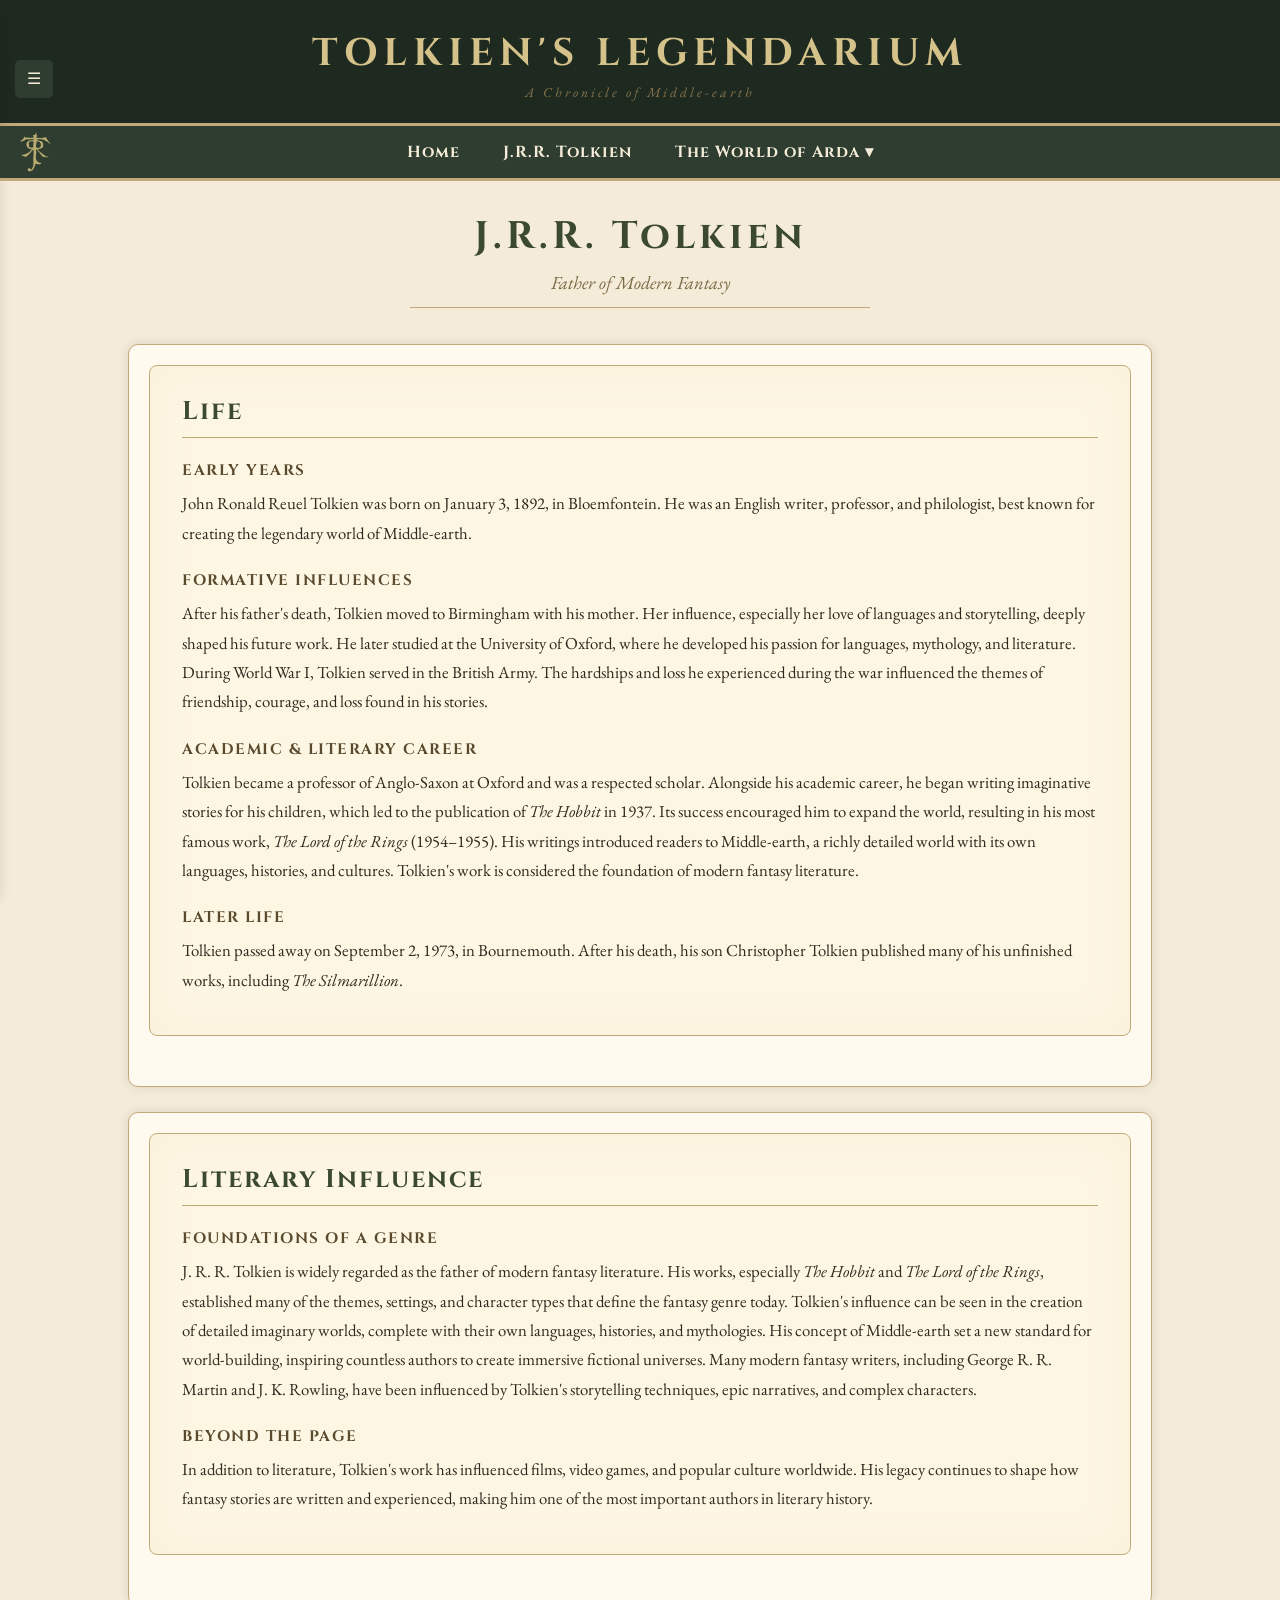
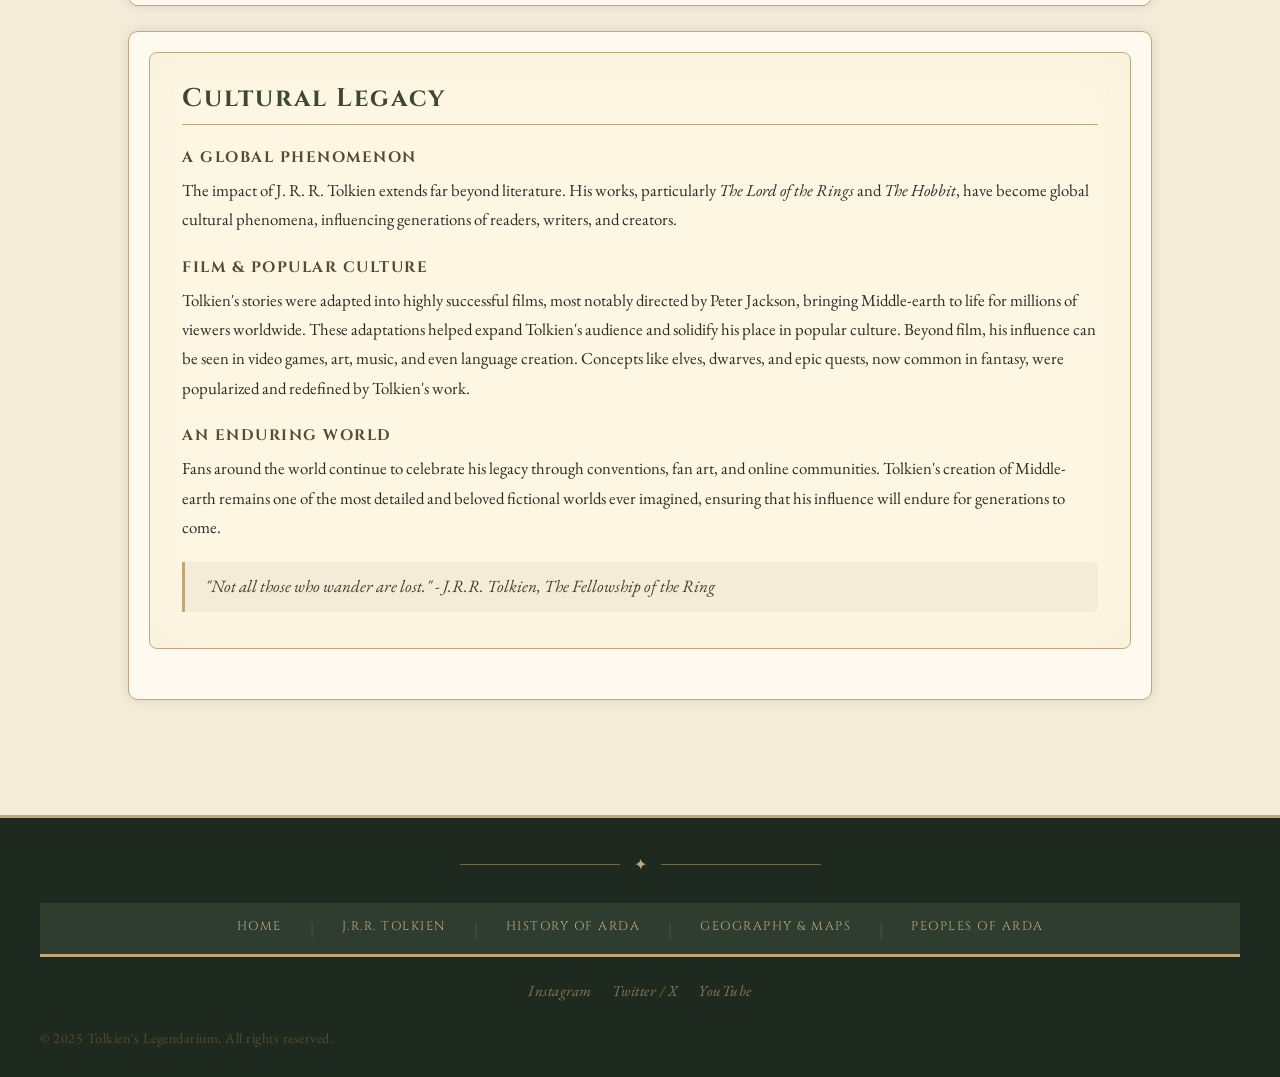
<file: about_tolkien.html>
<!DOCTYPE html>
<html lang="en">

<head>
    <meta charset="UTF-8">
    <meta name="viewport" content="width=device-width, initial-scale=1.0">
    <title>J.R.R. Tolkien</title>
    <link rel="stylesheet" href="style.css">
</head>

<body>
    <header class="site-header">
        <a href="index.html" class="site-header-title">Tolkien's Legendarium</a>
        <span class="site-header-ornament">A Chronicle of Middle-earth</span>
    </header>
<nav>
        <div class="nav-inner">
            <a href="index.html" class="nav-logo">
                <img src="imgs/tolkien_logo.png" alt="The World of Arda">
            </a>
            
            <ul>
                <li><a href="index.html">Home</a></li>
                <li><a href="about_tolkien.html">J.R.R. Tolkien</a></li>
                <li>
                    <a href="arda.html">The World of Arda ▾</a>
                    <div class="dropdown">
                        <a href="arda.html">Brief History</a>
                        <a href="maps.html">Geography & Maps</a>
                        <a href="peoples.html">Peoples of Arda</a>
                    </div>
                </li>

            </ul>
        </div>
    </nav>




    <input type="checkbox" id="menu-toggle">
    <label for="menu-toggle" class="menu-btn">☰</label>

    <div class="sidebar">
        <span class="sidebar-group">Biography</span>
        <a href="#Life" class="sub-link">Life</a>
        <a href="#Influence" class="sub-link">Literary Influence</a>
        <a href="#Legacy" class="sub-link">Cultural Legacy</a>
    </div>

    <div class="content-wrapper">
        <main>
            <h1>J.R.R. Tolkien</h1>
            <p class="page-subtitle">Father of Modern Fantasy</p>
            <div class="page-divider"></div>

            <div id="Life" class="section">
                <article>
                    <h2>Life</h2>

                    <h3>Early Years</h3>
                    <p>John Ronald Reuel Tolkien was born on January 3, 1892, in Bloemfontein. He was an English
                        writer, professor, and philologist, best known for creating the legendary world of Middle-earth.</p>

                    <h3>Formative Influences</h3>
                    <p>After his father's death, Tolkien moved to Birmingham with his mother. Her influence, especially
                        her love of languages and storytelling, deeply shaped his future work. He later studied at the
                        University of Oxford, where he developed his passion for languages, mythology, and literature.
                        During World War I, Tolkien served in the British Army. The hardships and loss he experienced
                        during the war influenced the themes of friendship, courage, and loss found in his stories.</p>

                    <h3>Academic & Literary Career</h3>
                    <p>Tolkien became a professor of Anglo-Saxon at Oxford and was a respected scholar. Alongside his
                        academic career, he began writing imaginative stories for his children, which led to the
                        publication of <em>The Hobbit</em> in 1937. Its success encouraged him to expand the world, resulting in
                        his most famous work, <em>The Lord of the Rings</em> (1954–1955). His writings introduced readers to
                        Middle-earth, a richly detailed world with its own languages, histories, and cultures. Tolkien's
                        work is considered the foundation of modern fantasy literature.</p>

                    <h3>Later Life</h3>
                    <p>Tolkien passed away on September 2, 1973, in Bournemouth. After his death, his son Christopher
                        Tolkien published many of his unfinished works, including <em>The Silmarillion</em>.</p>
                </article>
            </div>

            <div id="Influence" class="section">
                <article>
                    <h2>Literary Influence</h2>

                    <h3>Foundations of a Genre</h3>
                    <p>J. R. R. Tolkien is widely regarded as the father of modern fantasy literature. His works,
                        especially <em>The Hobbit</em> and <em>The Lord of the Rings</em>, established many of the themes, settings, and
                        character types that define the fantasy genre today. Tolkien's influence can be seen in the
                        creation of detailed imaginary worlds, complete with their own languages, histories, and
                        mythologies. His concept of Middle-earth set a new standard for world-building, inspiring
                        countless authors to create immersive fictional universes. Many modern fantasy writers, including
                        George R. R. Martin and J. K. Rowling, have been influenced by Tolkien's storytelling
                        techniques, epic narratives, and complex characters.</p>

                    <h3>Beyond the Page</h3>
                    <p>In addition to literature, Tolkien's work has influenced films, video games, and popular culture
                        worldwide. His legacy continues to shape how fantasy stories are written and experienced, making
                        him one of the most important authors in literary history.</p>
                </article>
            </div>

            <div id="Legacy" class="section">
                <article>
                    <h2>Cultural Legacy</h2>

                    <h3>A Global Phenomenon</h3>
                    <p>The impact of J. R. R. Tolkien extends far beyond literature. His works, particularly <em>The Lord
                        of the Rings</em> and <em>The Hobbit</em>, have become global cultural phenomena, influencing generations of
                        readers, writers, and creators.</p>

                    <h3>Film & Popular Culture</h3>
                    <p>Tolkien's stories were adapted into highly successful films, most notably directed by Peter
                        Jackson, bringing Middle-earth to life for millions of viewers worldwide. These adaptations
                        helped expand Tolkien's audience and solidify his place in popular culture. Beyond film, his
                        influence can be seen in video games, art, music, and even language creation. Concepts like
                        elves, dwarves, and epic quests, now common in fantasy, were popularized and redefined by
                        Tolkien's work.</p>

                    <h3>An Enduring World</h3>
                    <p>Fans around the world continue to celebrate his legacy through conventions, fan art, and online
                        communities. Tolkien's creation of Middle-earth remains one of the most detailed and beloved
                        fictional worlds ever imagined, ensuring that his influence will endure for generations to come.</p>

                    <blockquote>
                        "Not all those who wander are lost." - J.R.R. Tolkien, <em>The Fellowship of the Ring</em>
                    </blockquote>
                </article>
            </div>

        </main>
    </div>
    <footer class="site-footer">
        <div class="site-footer-rule">✦</div>
        <nav class="site-footer-nav">
            <a href="index.html">Home</a>
            <span>|</span>
            <a href="about_tolkien.html">J.R.R. Tolkien</a>
            <span>|</span>
            <a href="arda.html">History of Arda</a>
            <span>|</span>
            <a href="maps.html">Geography &amp; Maps</a>
            <span>|</span>
            <a href="peoples.html">Peoples of Arda</a>
        </nav>
        <div class="site-footer-socials">
            <a href="#">Instagram</a>
            <a href="#">Twitter / X</a>
            <a href="#">YouTube</a>
        </div>
        <p class="site-footer-copy">&copy; 2025 Tolkien's Legendarium. All rights reserved.</p>
    </footer>
</body>

</html>
</file>
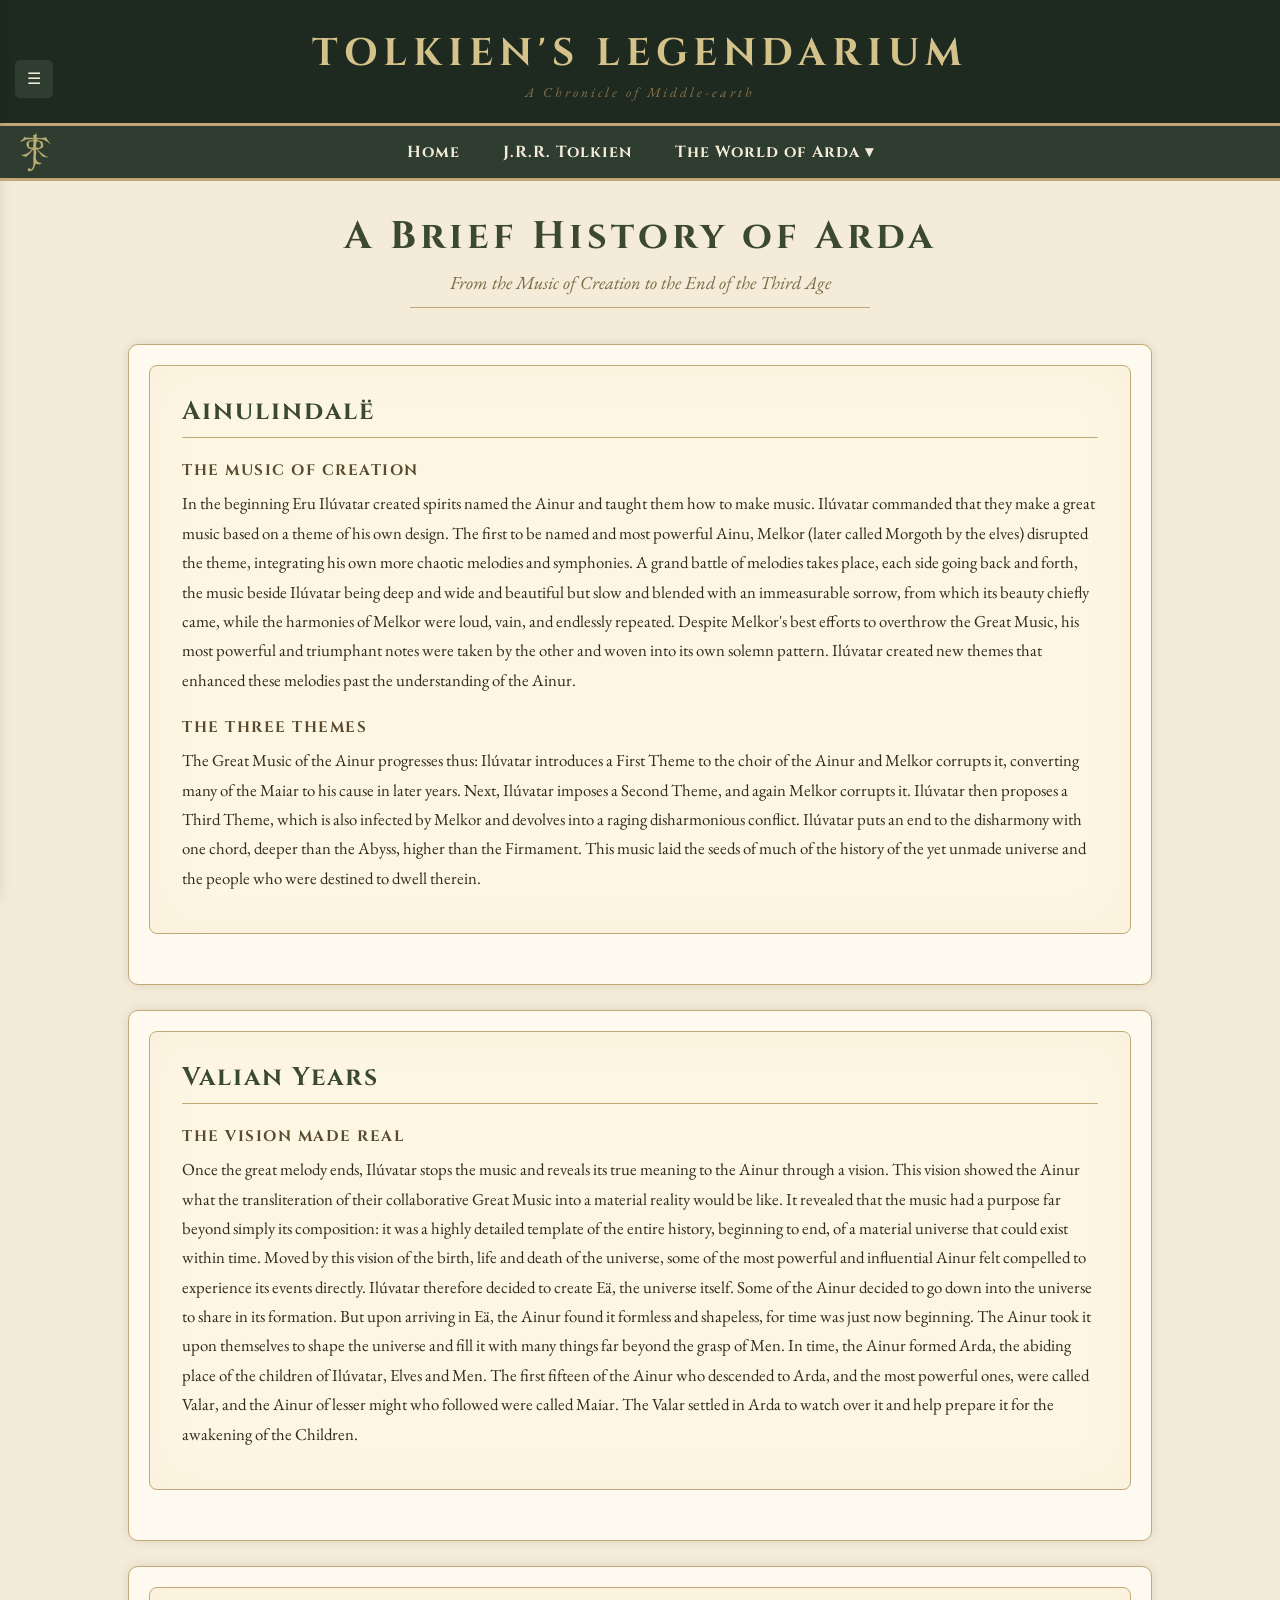
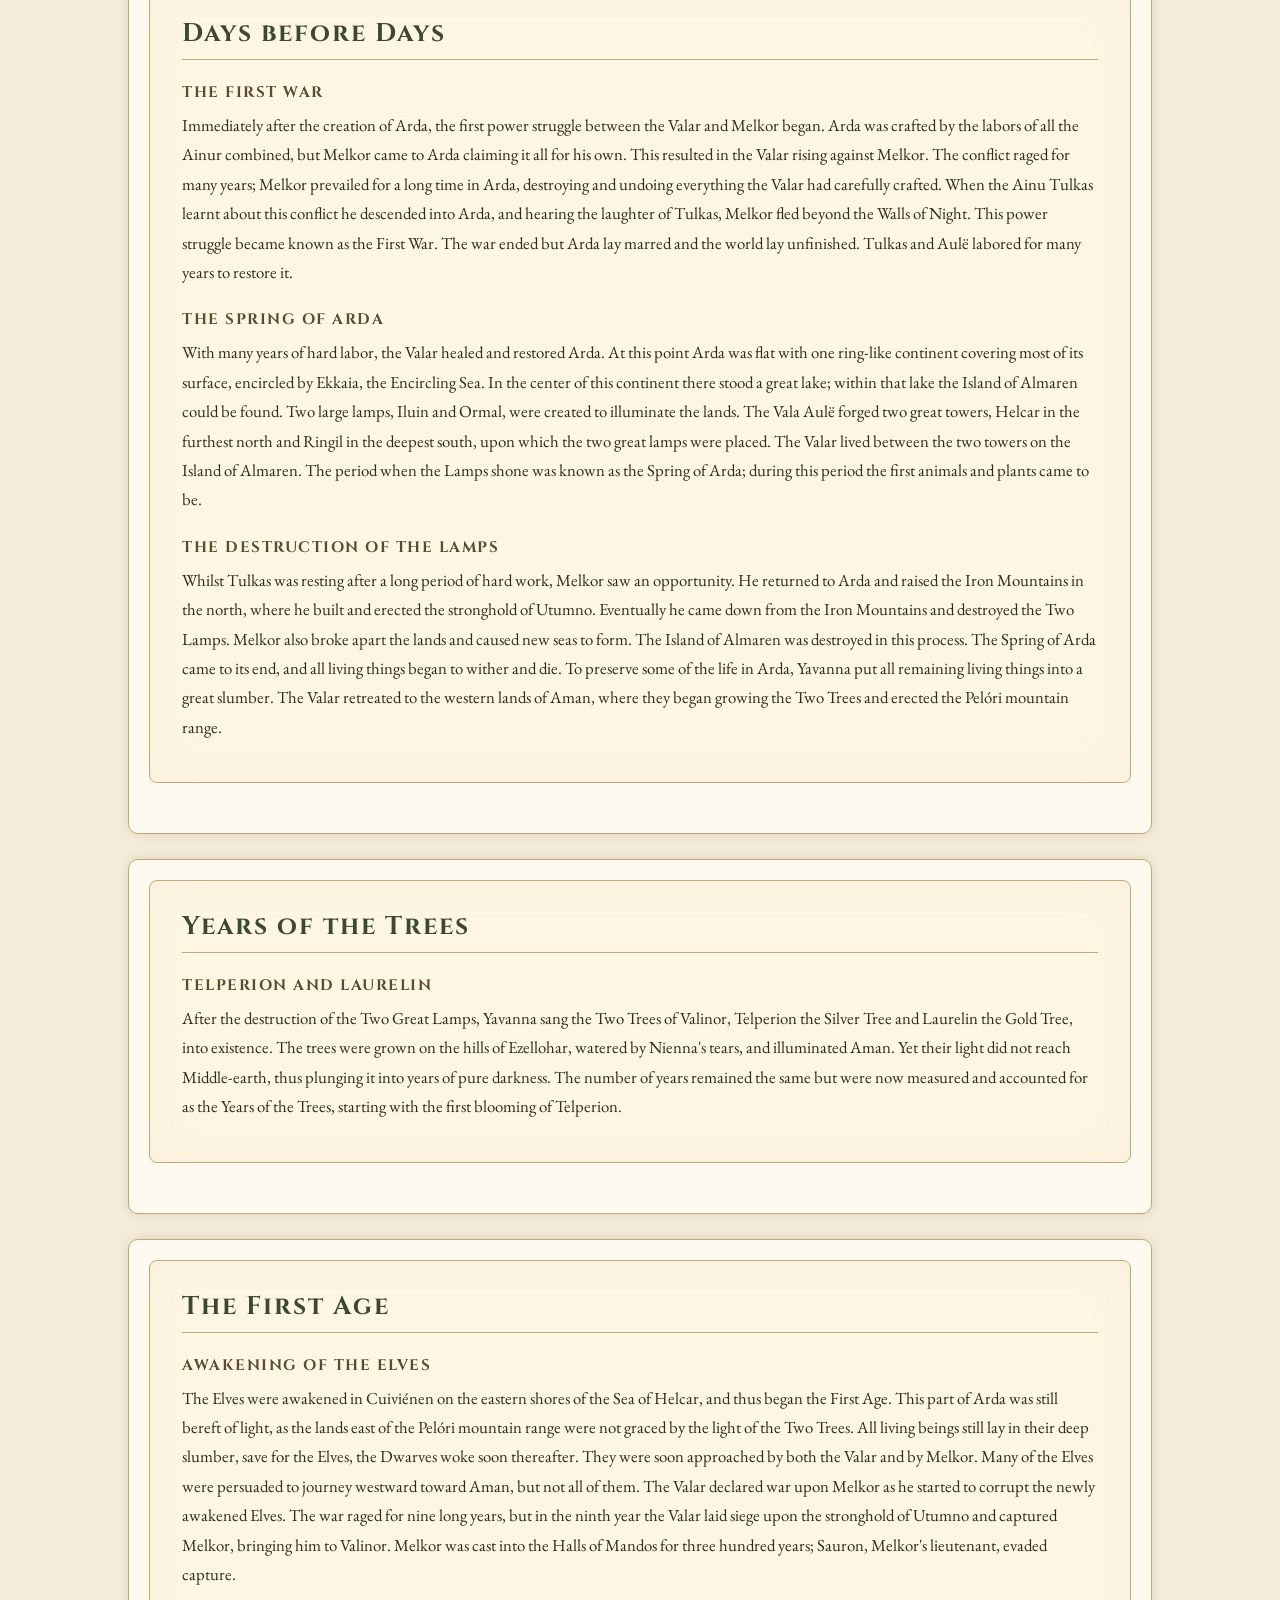
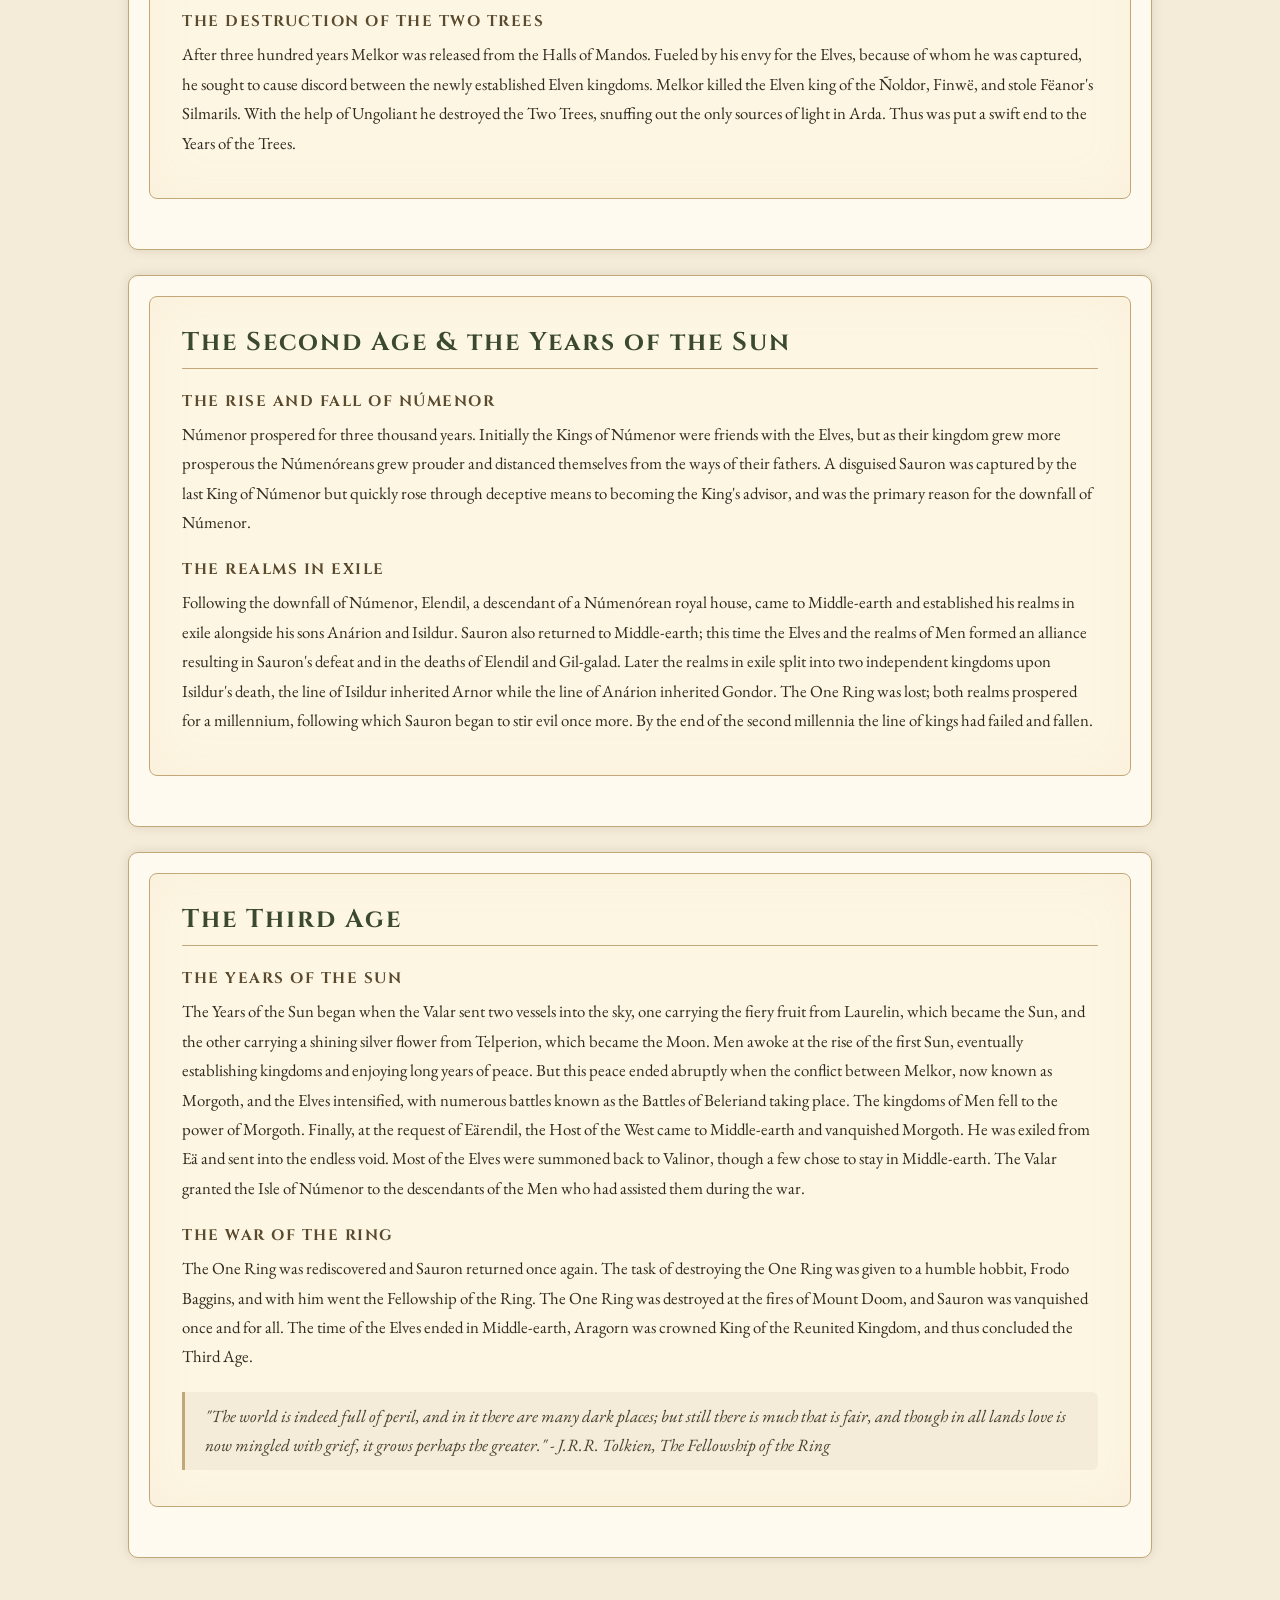
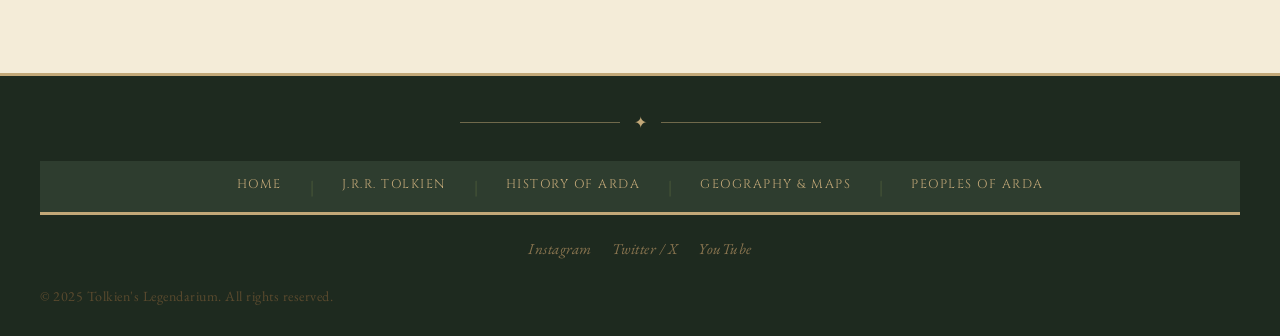
<file: arda.html>
<!DOCTYPE html>
<html lang="en">

<head>
    <meta charset="UTF-8">
    <meta name="viewport" content="width=device-width, initial-scale=1.0">
    <title>Arda History</title>
    <link rel="stylesheet" href="style.css">
</head>

<body>
    <header class="site-header">
        <a href="index.html" class="site-header-title">Tolkien's Legendarium</a>
        <span class="site-header-ornament">A Chronicle of Middle-earth</span>
    </header>
<nav>
        <div class="nav-inner">
            <a href="index.html" class="nav-logo">
                <img src="imgs/tolkien_logo.png" alt="The World of Arda">
            </a>
            
            <ul>
                <li><a href="index.html">Home</a></li>
                <li><a href="about_tolkien.html">J.R.R. Tolkien</a></li>
                <li>
                    <a href="arda.html">The World of Arda ▾</a>
                    <div class="dropdown">
                        <a href="arda.html">Brief History</a>
                        <a href="maps.html">Geography & Maps</a>
                        <a href="peoples.html">Peoples of Arda</a>
                    </div>
                </li>

            </ul>
        </div>
    </nav>

    <input type="checkbox" id="menu-toggle">
    <label for="menu-toggle" class="menu-btn">☰</label>

    <div class="sidebar">
        <span class="sidebar-group">Ages of Arda</span>
        <a href="#Ainulindale" class="sub-link">Ainulindalë</a>
        <a href="#ValianYears" class="sub-link">Valian Years</a>
        <a href="#DaysBeforeDays" class="sub-link">Days before Days</a>
        <a href="#YearsOfTheTrees" class="sub-link">Years of the Trees</a>
        <a href="#FirstAge" class="sub-link">First Age</a>
        <a href="#SecondAge" class="sub-link">Second Age</a>
        <a href="#ThirdAge" class="sub-link">Third Age</a>
    </div>

    <div class="content-wrapper">
        <main>
            <h1>A Brief History of Arda</h1>
            <p class="page-subtitle">From the Music of Creation to the End of the Third Age</p>
            <div class="page-divider"></div>

            <div id="Ainulindale" class="section">
                <article>
                    <h2>Ainulindalë</h2>
                    <h3>The Music of Creation</h3>
                    <p>In the beginning Eru Ilúvatar created spirits named the Ainur and taught them how to make music.
                        Ilúvatar commanded that they make a great music based on a theme of his own design. The first to
                        be named and most powerful Ainu, Melkor (later called Morgoth by the elves) disrupted the theme,
                        integrating his own more chaotic melodies and symphonies. A grand battle of melodies takes
                        place, each side going back and forth, the music beside Ilúvatar being deep and wide and
                        beautiful but slow and blended with an immeasurable sorrow, from which its beauty chiefly came,
                        while the harmonies of Melkor were loud, vain, and endlessly repeated. Despite Melkor's best
                        efforts to overthrow the Great Music, his most powerful and triumphant notes were taken by the
                        other and woven into its own solemn pattern. Ilúvatar created new themes that enhanced these
                        melodies past the understanding of the Ainur.</p>

                    <h3>The Three Themes</h3>
                    <p>The Great Music of the Ainur progresses thus: Ilúvatar introduces a First Theme to the choir of
                        the Ainur and Melkor corrupts it, converting many of the Maiar to his cause in later years.
                        Next, Ilúvatar imposes a Second Theme, and again Melkor corrupts it. Ilúvatar then proposes a
                        Third Theme, which is also infected by Melkor and devolves into a raging disharmonious conflict.
                        Ilúvatar puts an end to the disharmony with one chord, deeper than the Abyss, higher than the
                        Firmament. This music laid the seeds of much of the history of the yet unmade universe and the
                        people who were destined to dwell therein.</p>
                </article>
            </div>

            <div id="ValianYears" class="section">
                <article>
                    <h2>Valian Years</h2>
                    <h3>The Vision Made Real</h3>
                    <p>Once the great melody ends, Ilúvatar stops the music and reveals its true meaning to the Ainur
                        through a vision. This vision showed the Ainur what the transliteration of their collaborative
                        Great Music into a material reality would be like. It revealed that the music had a purpose far
                        beyond simply its composition: it was a highly detailed template of the entire history,
                        beginning to end, of a material universe that could exist within time. Moved by this vision of
                        the birth, life and death of the universe, some of the most powerful and influential Ainur felt
                        compelled to experience its events directly. Ilúvatar therefore decided to create Eä, the
                        universe itself. Some of the Ainur decided to go down into the universe to share in its
                        formation. But upon arriving in Eä, the Ainur found it formless and shapeless, for time was just
                        now beginning. The Ainur took it upon themselves to shape the universe and fill it with many
                        things far beyond the grasp of Men. In time, the Ainur formed Arda, the abiding place of the
                        children of Ilúvatar, Elves and Men. The first fifteen of the Ainur who descended to Arda, and
                        the most powerful ones, were called Valar, and the Ainur of lesser might who followed were
                        called Maiar. The Valar settled in Arda to watch over it and help prepare it for the awakening
                        of the Children.</p>
                </article>
            </div>

            <div id="DaysBeforeDays" class="section">
                <article>
                    <h2>Days before Days</h2>
                    <h3>The First War</h3>
                    <p>Immediately after the creation of Arda, the first power struggle between the Valar and Melkor
                        began. Arda was crafted by the labors of all the Ainur combined, but Melkor came to Arda
                        claiming it all for his own. This resulted in the Valar rising against Melkor. The conflict raged
                        for many years; Melkor prevailed for a long time in Arda, destroying and undoing everything the
                        Valar had carefully crafted. When the Ainu Tulkas learnt about this conflict he descended into
                        Arda, and hearing the laughter of Tulkas, Melkor fled beyond the Walls of Night. This power
                        struggle became known as the First War. The war ended but Arda lay marred and the world lay
                        unfinished. Tulkas and Aulë labored for many years to restore it.</p>

                    <h3>The Spring of Arda</h3>
                    <p>With many years of hard labor, the Valar healed and restored Arda. At this point Arda was flat
                        with one ring-like continent covering most of its surface, encircled by Ekkaia, the Encircling
                        Sea. In the center of this continent there stood a great lake; within that lake the Island of
                        Almaren could be found. Two large lamps, Iluin and Ormal, were created to illuminate the lands.
                        The Vala Aulë forged two great towers, Helcar in the furthest north and Ringil in the deepest
                        south, upon which the two great lamps were placed. The Valar lived between the two towers on
                        the Island of Almaren. The period when the Lamps shone was known as the Spring of Arda; during
                        this period the first animals and plants came to be.</p>

                    <h3>The Destruction of the Lamps</h3>
                    <p>Whilst Tulkas was resting after a long period of hard work, Melkor saw an opportunity. He
                        returned to Arda and raised the Iron Mountains in the north, where he built and erected the
                        stronghold of Utumno. Eventually he came down from the Iron Mountains and destroyed the Two
                        Lamps. Melkor also broke apart the lands and caused new seas to form. The Island of Almaren was
                        destroyed in this process. The Spring of Arda came to its end, and all living things began to
                        wither and die. To preserve some of the life in Arda, Yavanna put all remaining living things
                        into a great slumber. The Valar retreated to the western lands of Aman, where they began
                        growing the Two Trees and erected the Pelóri mountain range.</p>
                </article>
            </div>

            <div id="YearsOfTheTrees" class="section">
                <article>
                    <h2>Years of the Trees</h2>
                    <h3>Telperion and Laurelin</h3>
                    <p>After the destruction of the Two Great Lamps, Yavanna sang the Two Trees of Valinor,
                        Telperion the Silver Tree and Laurelin the Gold Tree, into existence. The trees were grown on
                        the hills of Ezellohar, watered by Nienna's tears, and illuminated Aman. Yet their light did not
                        reach Middle-earth, thus plunging it into years of pure darkness. The number of years remained
                        the same but were now measured and accounted for as the Years of the Trees, starting with the
                        first blooming of Telperion.</p>
                </article>
            </div>

            <div id="FirstAge" class="section">
                <article>
                    <h2>The First Age</h2>
                    <h3>Awakening of the Elves</h3>
                    <p>The Elves were awakened in Cuiviénen on the eastern shores of the Sea of Helcar, and thus began
                        the First Age. This part of Arda was still bereft of light, as the lands east of the Pelóri
                        mountain range were not graced by the light of the Two Trees. All living beings still lay in
                        their deep slumber, save for the Elves, the Dwarves woke soon thereafter. They were soon
                        approached by both the Valar and by Melkor. Many of the Elves were persuaded to journey
                        westward toward Aman, but not all of them. The Valar declared war upon Melkor as he started to
                        corrupt the newly awakened Elves. The war raged for nine long years, but in the ninth year the
                        Valar laid siege upon the stronghold of Utumno and captured Melkor, bringing him to Valinor.
                        Melkor was cast into the Halls of Mandos for three hundred years; Sauron, Melkor's lieutenant,
                        evaded capture.</p>

                    <h3>The Destruction of the Two Trees</h3>
                    <p>After three hundred years Melkor was released from the Halls of Mandos. Fueled by his envy for
                        the Elves, because of whom he was captured, he sought to cause discord between the newly
                        established Elven kingdoms. Melkor killed the Elven king of the Ñoldor, Finwë, and stole
                        Fëanor's Silmarils. With the help of Ungoliant he destroyed the Two Trees, snuffing out the only
                        sources of light in Arda. Thus was put a swift end to the Years of the Trees.</p>
                </article>
            </div>

            <div id="SecondAge" class="section">
                <article>
                    <h2>The Second Age &amp; the Years of the Sun</h2>
                    <h3>The Rise and Fall of Númenor</h3>
                    <p>Númenor prospered for three thousand years. Initially the Kings of Númenor were friends with the
                        Elves, but as their kingdom grew more prosperous the Númenóreans grew prouder and distanced
                        themselves from the ways of their fathers. A disguised Sauron was captured by the last King of
                        Númenor but quickly rose through deceptive means to becoming the King's advisor, and was the
                        primary reason for the downfall of Númenor.</p>

                    <h3>The Realms in Exile</h3>
                    <p>Following the downfall of Númenor, Elendil, a descendant of a Númenórean royal house, came to
                        Middle-earth and established his realms in exile alongside his sons Anárion and Isildur. Sauron
                        also returned to Middle-earth; this time the Elves and the realms of Men formed an alliance
                        resulting in Sauron's defeat and in the deaths of Elendil and Gil-galad. Later the realms in
                        exile split into two independent kingdoms upon Isildur's death, the line of Isildur inherited
                        Arnor while the line of Anárion inherited Gondor. The One Ring was lost; both realms prospered
                        for a millennium, following which Sauron began to stir evil once more. By the end of the second
                        millennia the line of kings had failed and fallen.</p>
                </article>
            </div>

            <div id="ThirdAge" class="section">
                <article>
                    <h2>The Third Age</h2>
                    <h3>The Years of the Sun</h3>
                    <p>The Years of the Sun began when the Valar sent two vessels into the sky, one carrying the fiery
                        fruit from Laurelin, which became the Sun, and the other carrying a shining silver flower from
                        Telperion, which became the Moon. Men awoke at the rise of the first Sun, eventually
                        establishing kingdoms and enjoying long years of peace. But this peace ended abruptly when the
                        conflict between Melkor, now known as Morgoth, and the Elves intensified, with numerous
                        battles known as the Battles of Beleriand taking place. The kingdoms of Men fell to the power of
                        Morgoth. Finally, at the request of Eärendil, the Host of the West came to Middle-earth and
                        vanquished Morgoth. He was exiled from Eä and sent into the endless void. Most of the Elves
                        were summoned back to Valinor, though a few chose to stay in Middle-earth. The Valar granted the
                        Isle of Númenor to the descendants of the Men who had assisted them during the war.</p>

                    <h3>The War of the Ring</h3>
                    <p>The One Ring was rediscovered and Sauron returned once again. The task of destroying the One Ring
                        was given to a humble hobbit, Frodo Baggins, and with him went the Fellowship of the Ring. The
                        One Ring was destroyed at the fires of Mount Doom, and Sauron was vanquished once and for all.
                        The time of the Elves ended in Middle-earth, Aragorn was crowned King of the Reunited Kingdom,
                        and thus concluded the Third Age.</p>

                    <blockquote>
                        "The world is indeed full of peril, and in it there are many dark places; but still there is much
                        that is fair, and though in all lands love is now mingled with grief, it grows perhaps the greater."
                        - J.R.R. Tolkien, <em>The Fellowship of the Ring</em>
                    </blockquote>
                </article>
            </div>

        </main>
    </div>
    <footer class="site-footer">
        <div class="site-footer-rule">✦</div>
        <nav class="site-footer-nav">
            <a href="index.html">Home</a>
            <span>|</span>
            <a href="about_tolkien.html">J.R.R. Tolkien</a>
            <span>|</span>
            <a href="arda.html">History of Arda</a>
            <span>|</span>
            <a href="maps.html">Geography &amp; Maps</a>
            <span>|</span>
            <a href="peoples.html">Peoples of Arda</a>
        </nav>
        <div class="site-footer-socials">
            <a href="#">Instagram</a>
            <a href="#">Twitter / X</a>
            <a href="#">YouTube</a>
        </div>
        <p class="site-footer-copy">&copy; 2025 Tolkien's Legendarium. All rights reserved.</p>
    </footer>
</body>

</html>
</file>
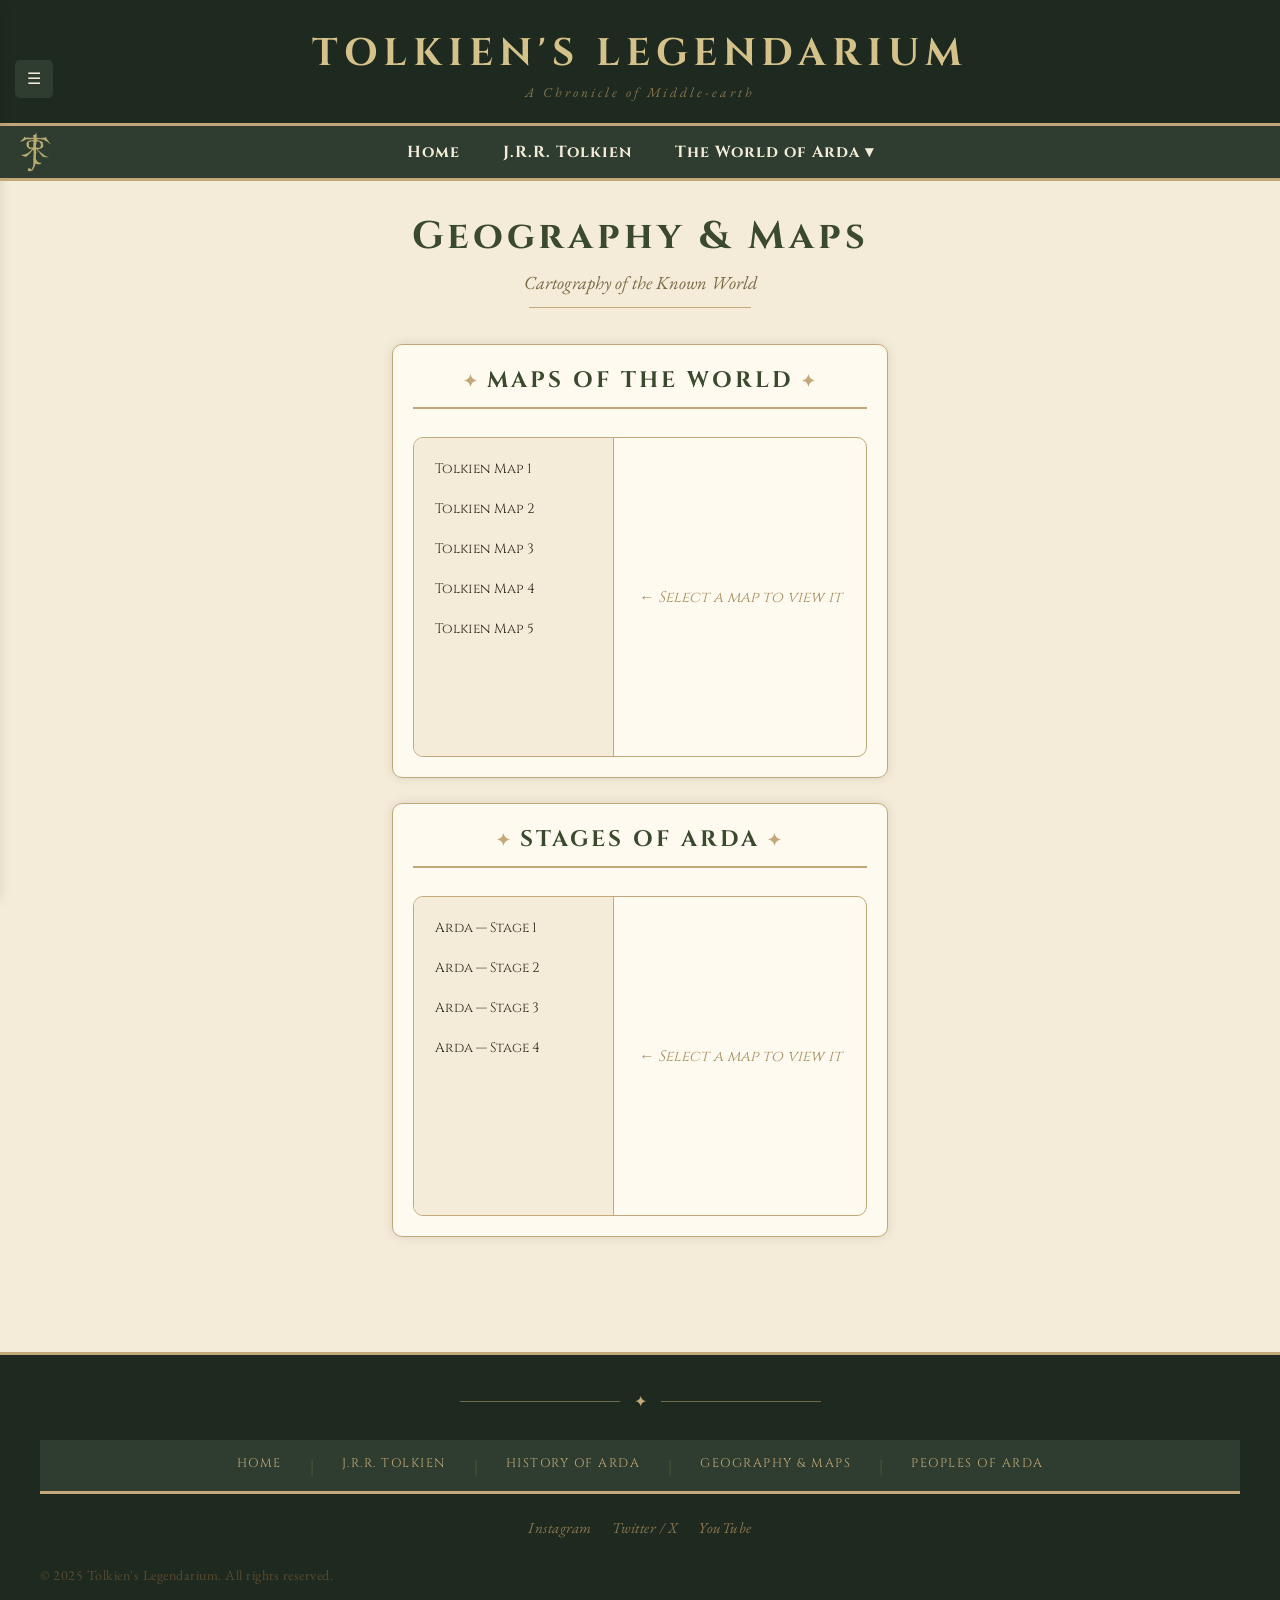
<file: maps.html>
<!DOCTYPE html>
<html lang="en">

<head>
    <meta charset="UTF-8">
    <meta name="viewport" content="width=device-width, initial-scale=1.0">
    <title>Maps of Arda</title>
    <link rel="stylesheet" href="style.css">
</head>

<body>
    <header class="site-header">
        <a href="index.html" class="site-header-title">Tolkien's Legendarium</a>
        <span class="site-header-ornament">A Chronicle of Middle-earth</span>
    </header>
<nav>
        <div class="nav-inner">
            <a href="index.html" class="nav-logo">
                <img src="imgs/tolkien_logo.png" alt="The World of Arda">
            </a>
            
            <ul>
                <li><a href="index.html">Home</a></li>
                <li><a href="about_tolkien.html">J.R.R. Tolkien</a></li>
                <li>
                    <a href="arda.html">The World of Arda ▾</a>
                    <div class="dropdown">
                        <a href="arda.html">Brief History</a>
                        <a href="maps.html">Geography & Maps</a>
                        <a href="peoples.html">Peoples of Arda</a>
                    </div>
                </li>

            </ul>
        </div>
    </nav>

    <input type="checkbox" id="menu-toggle">
    <label for="menu-toggle" class="menu-btn">☰</label>

    <div class="sidebar">
        <span class="sidebar-group">Maps</span>
        <a href="#GeneralMaps" class="sub-link">Maps of the World</a>
        <a href="#Arda_Stages" class="sub-link">Stages of Arda</a>
    </div>

    <div class="content-wrapper">
        <main>
            <h1>Geography &amp; Maps</h1>
            <p class="page-subtitle">Cartography of the Known World</p>
            <div class="page-divider"></div>

            <!-- ===== General Maps ===== -->
            <section id="GeneralMaps" class="section">
                <h2 class="section-divider">Maps of the World</h2>

                <div class="gallery">
                    <input type="radio" name="general-map" id="gm1" class="gallery-radio">
                    <input type="radio" name="general-map" id="gm2" class="gallery-radio">
                    <input type="radio" name="general-map" id="gm3" class="gallery-radio">
                    <input type="radio" name="general-map" id="gm4" class="gallery-radio">
                    <input type="radio" name="general-map" id="gm5" class="gallery-radio">

                    <div class="gallery-list">
                        <label for="gm1">Tolkien Map 1</label>
                        <label for="gm2">Tolkien Map 2</label>
                        <label for="gm3">Tolkien Map 3</label>
                        <label for="gm4">Tolkien Map 4</label>
                        <label for="gm5">Tolkien Map 5</label>
                    </div>

                    <div class="gallery-preview">
                        <div class="gallery-placeholder">← Select a map to view it</div>

                        <div class="gallery-item" id="gm1-view">
                            <figure>
                                <img src="Maps/tolkienmap1.png" alt="Tolkien Map 1">
                                <figcaption>TOLKIEN MAP 1</figcaption>
                            </figure>
                        </div>

                        <div class="gallery-item" id="gm2-view">
                            <figure>
                                <img src="Maps/tolkienmap2.png" alt="Tolkien Map 2">
                                <figcaption>TOLKIEN MAP 2</figcaption>
                            </figure>
                        </div>

                        <div class="gallery-item" id="gm3-view">
                            <figure>
                                <img src="Maps/tolkienmap3.png" alt="Tolkien Map 3">
                                <figcaption>TOLKIEN MAP 3</figcaption>
                            </figure>
                        </div>

                        <div class="gallery-item" id="gm4-view">
                            <figure>
                                <img src="Maps/tolkienmap4.png" alt="Tolkien Map 4">
                                <figcaption>TOLKIEN MAP 4</figcaption>
                            </figure>
                        </div>

                        <div class="gallery-item" id="gm5-view">
                            <figure>
                                <img src="Maps/tolkienmap5.png" alt="Tolkien Map 5">
                                <figcaption>TOLKIEN MAP 5</figcaption>
                            </figure>
                        </div>
                    </div>
                </div>
            </section>

            <!-- ===== Stages of Arda ===== -->
            <section id="Arda_Stages" class="section">
                <h2 class="section-divider">Stages of Arda</h2>

                <div class="gallery">
                    <input type="radio" name="arda-map" id="am1" class="gallery-radio">
                    <input type="radio" name="arda-map" id="am2" class="gallery-radio">
                    <input type="radio" name="arda-map" id="am3" class="gallery-radio">
                    <input type="radio" name="arda-map" id="am4" class="gallery-radio">

                    <div class="gallery-list">
                        <label for="am1">Arda — Stage 1</label>
                        <label for="am2">Arda — Stage 2</label>
                        <label for="am3">Arda — Stage 3</label>
                        <label for="am4">Arda — Stage 4</label>
                    </div>

                    <div class="gallery-preview">
                        <div class="gallery-placeholder">← Select a map to view it</div>

                        <div class="gallery-item" id="am1-view">
                            <figure>
                                <img src="Maps/ardamap1.png" alt="Arda Map Stage 1">
                                <figcaption>Arda during Stage 1</figcaption>
                            </figure>
                        </div>

                        <div class="gallery-item" id="am2-view">
                            <figure>
                                <img src="Maps/ardamap2.png" alt="Arda Map Stage 2">
                                <figcaption>Arda during Stage 2</figcaption>
                            </figure>
                        </div>

                        <div class="gallery-item" id="am3-view">
                            <figure>
                                <img src="Maps/ardamap3.png" alt="Arda Map Stage 3">
                                <figcaption>Arda during Stage 3</figcaption>
                            </figure>
                        </div>

                        <div class="gallery-item" id="am4-view">
                            <figure>
                                <img src="Maps/ardamap4.png" alt="Arda Map Stage 4">
                                <figcaption>Arda during Stage 4</figcaption>
                            </figure>
                        </div>
                    </div>
                </div>
            </section>

        </main>
    </div>
    <footer class="site-footer">
        <div class="site-footer-rule">✦</div>
        <nav class="site-footer-nav">
            <a href="index.html">Home</a>
            <span>|</span>
            <a href="about_tolkien.html">J.R.R. Tolkien</a>
            <span>|</span>
            <a href="arda.html">History of Arda</a>
            <span>|</span>
            <a href="maps.html">Geography &amp; Maps</a>
            <span>|</span>
            <a href="peoples.html">Peoples of Arda</a>
        </nav>
        <div class="site-footer-socials">
            <a href="#">Instagram</a>
            <a href="#">Twitter / X</a>
            <a href="#">YouTube</a>
        </div>
        <p class="site-footer-copy">&copy; 2025 Tolkien's Legendarium. All rights reserved.</p>
    </footer>
</body>

</html>
</file>
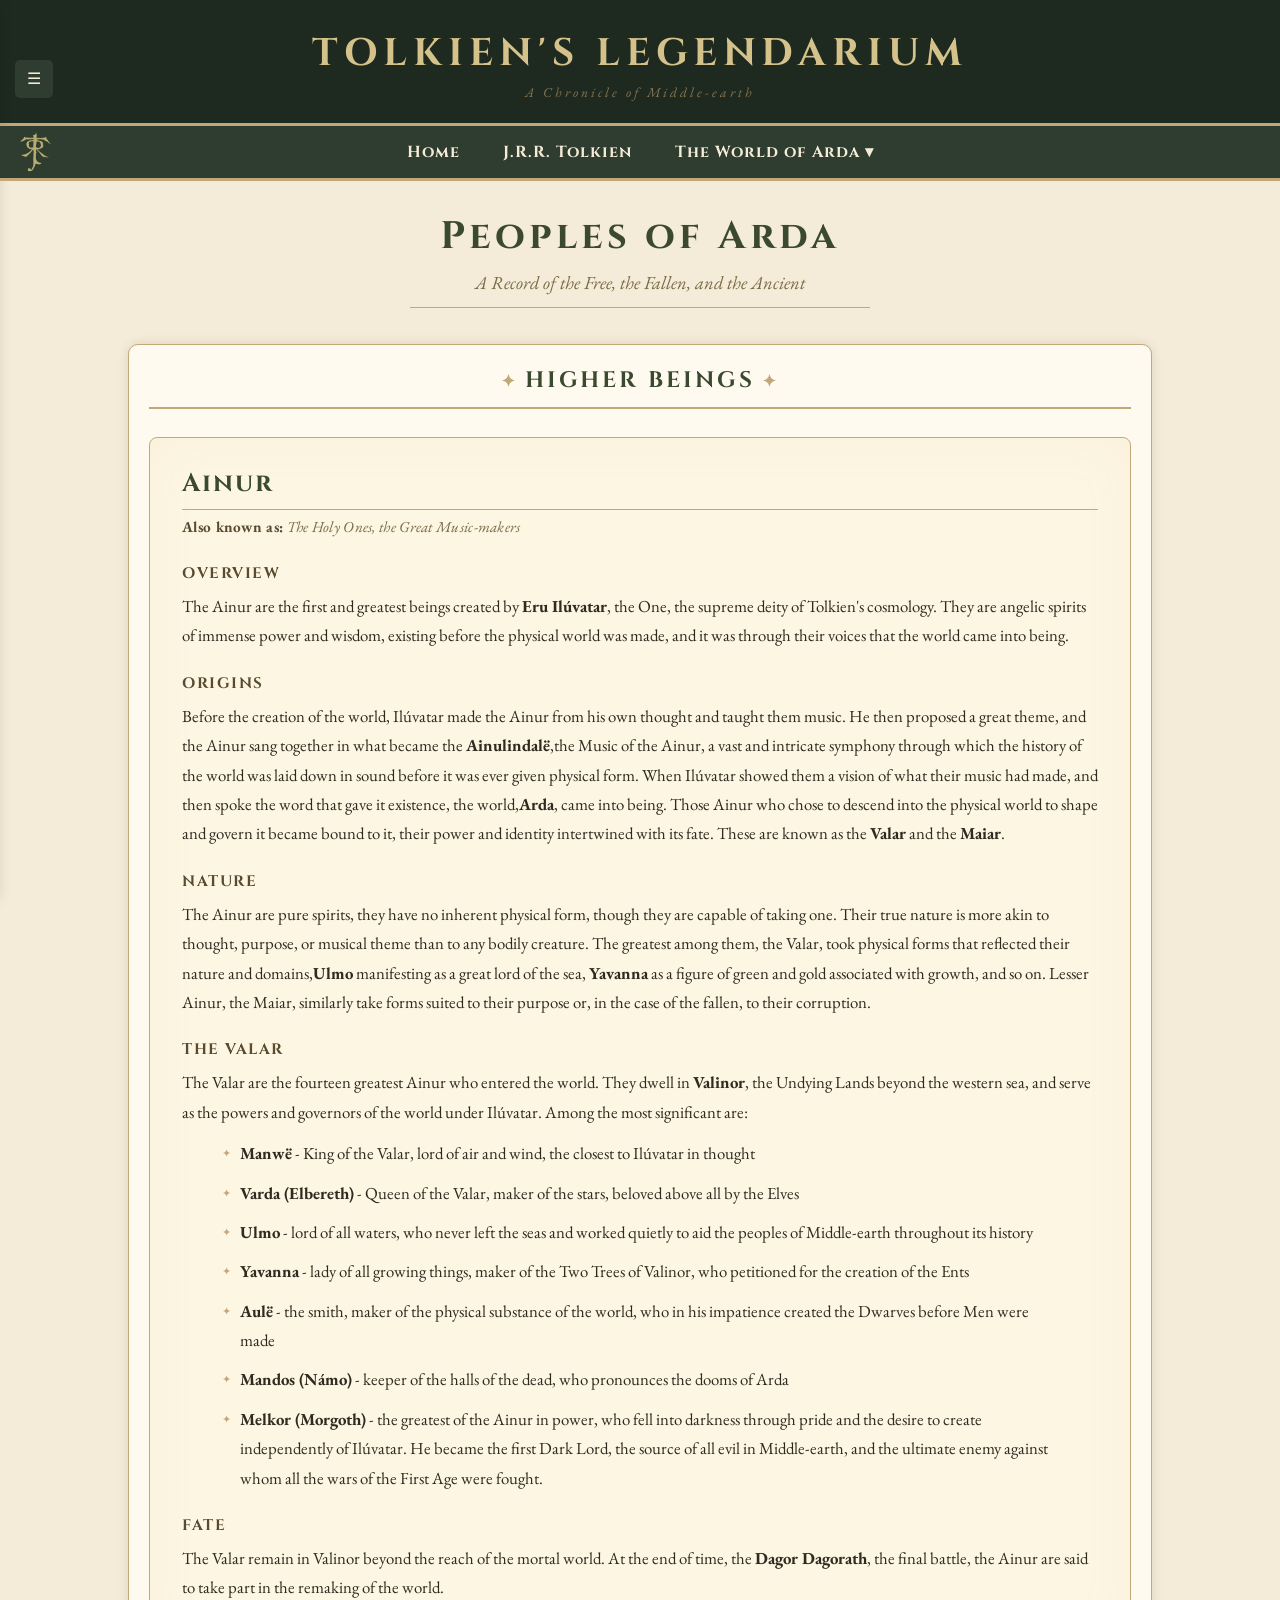
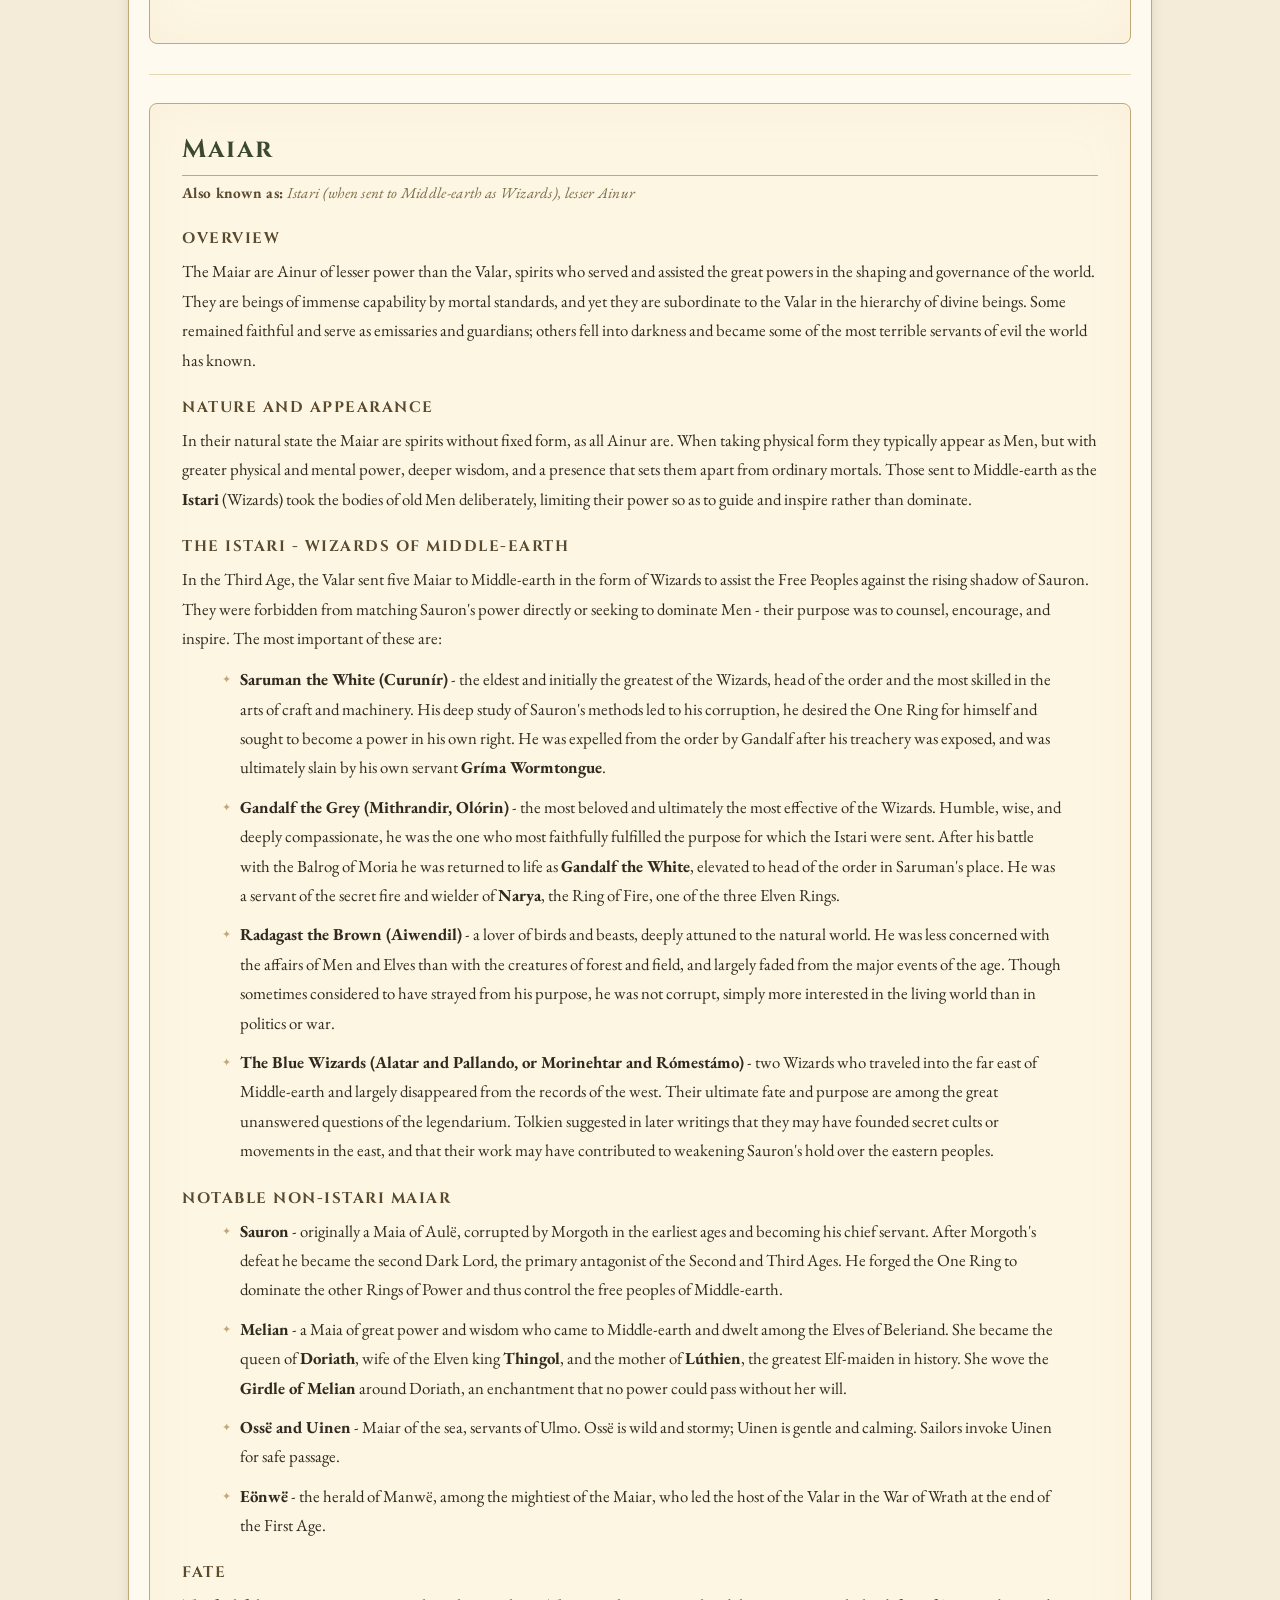
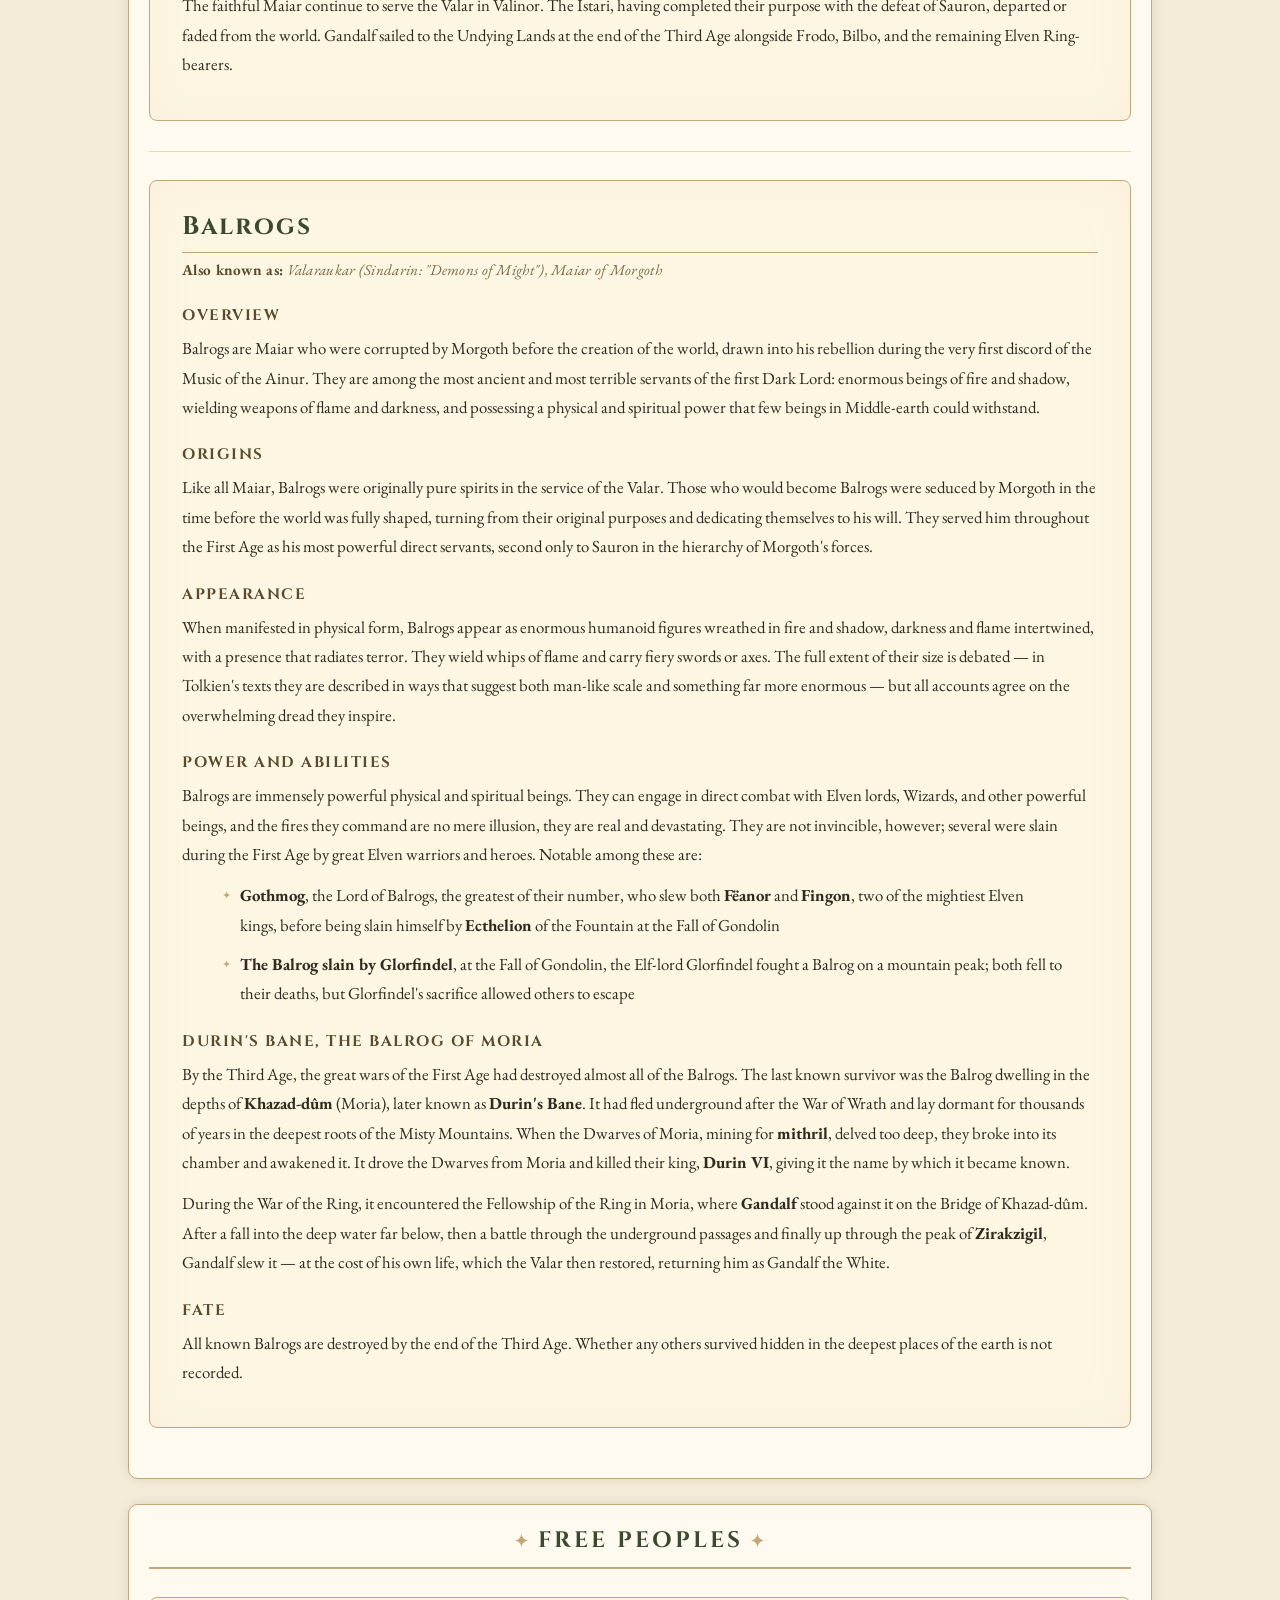
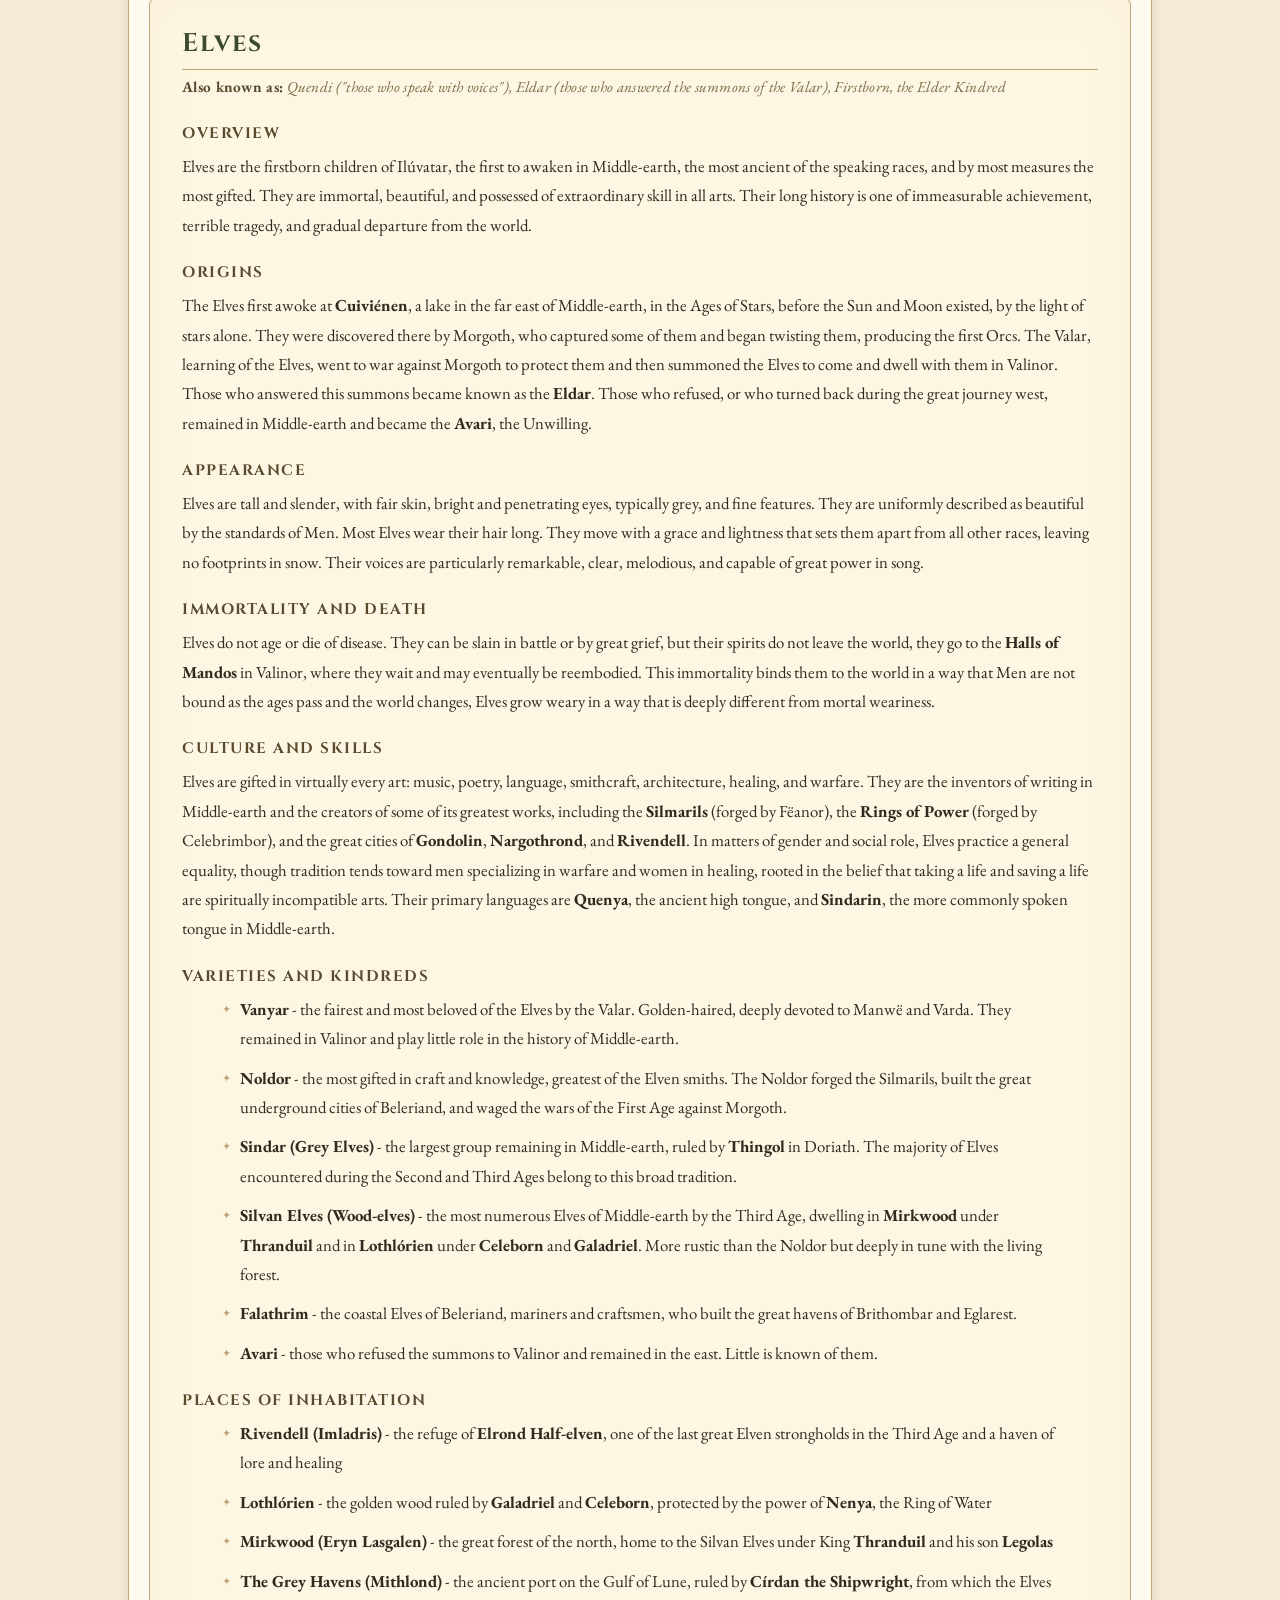
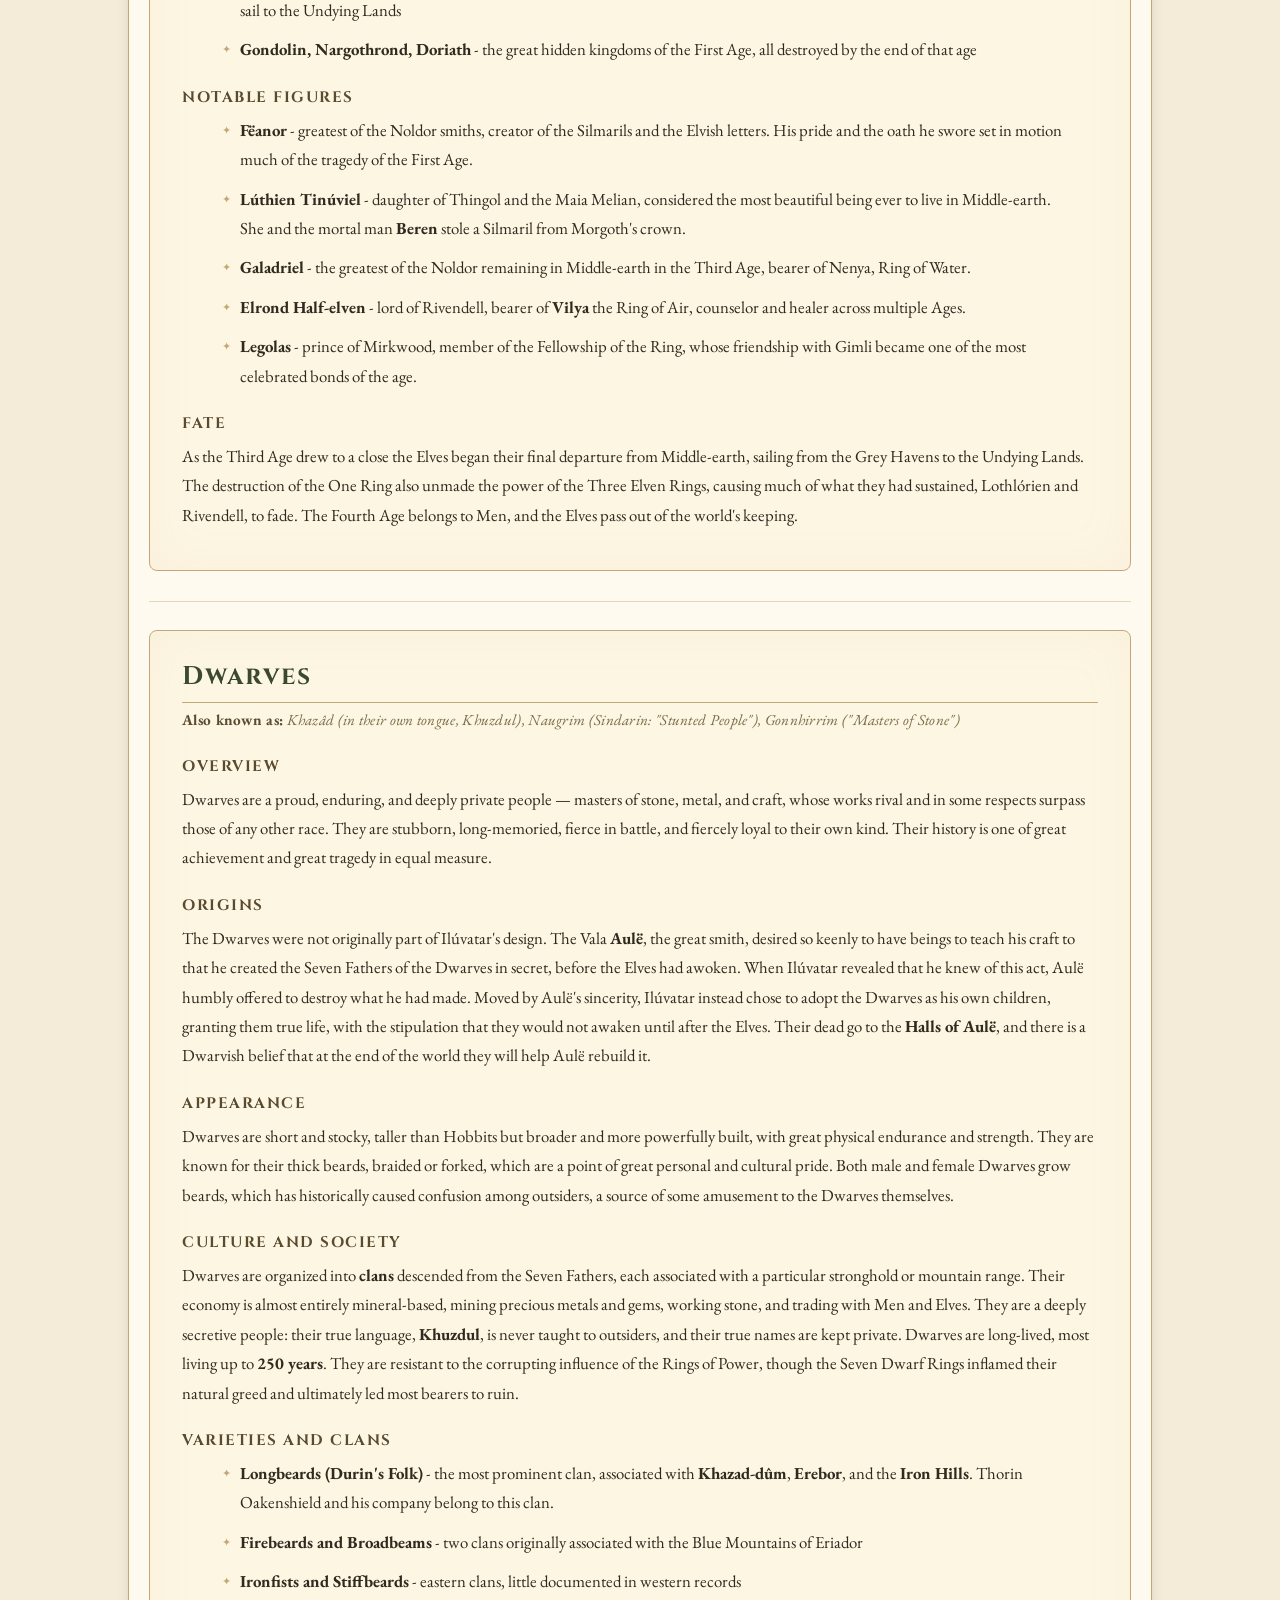
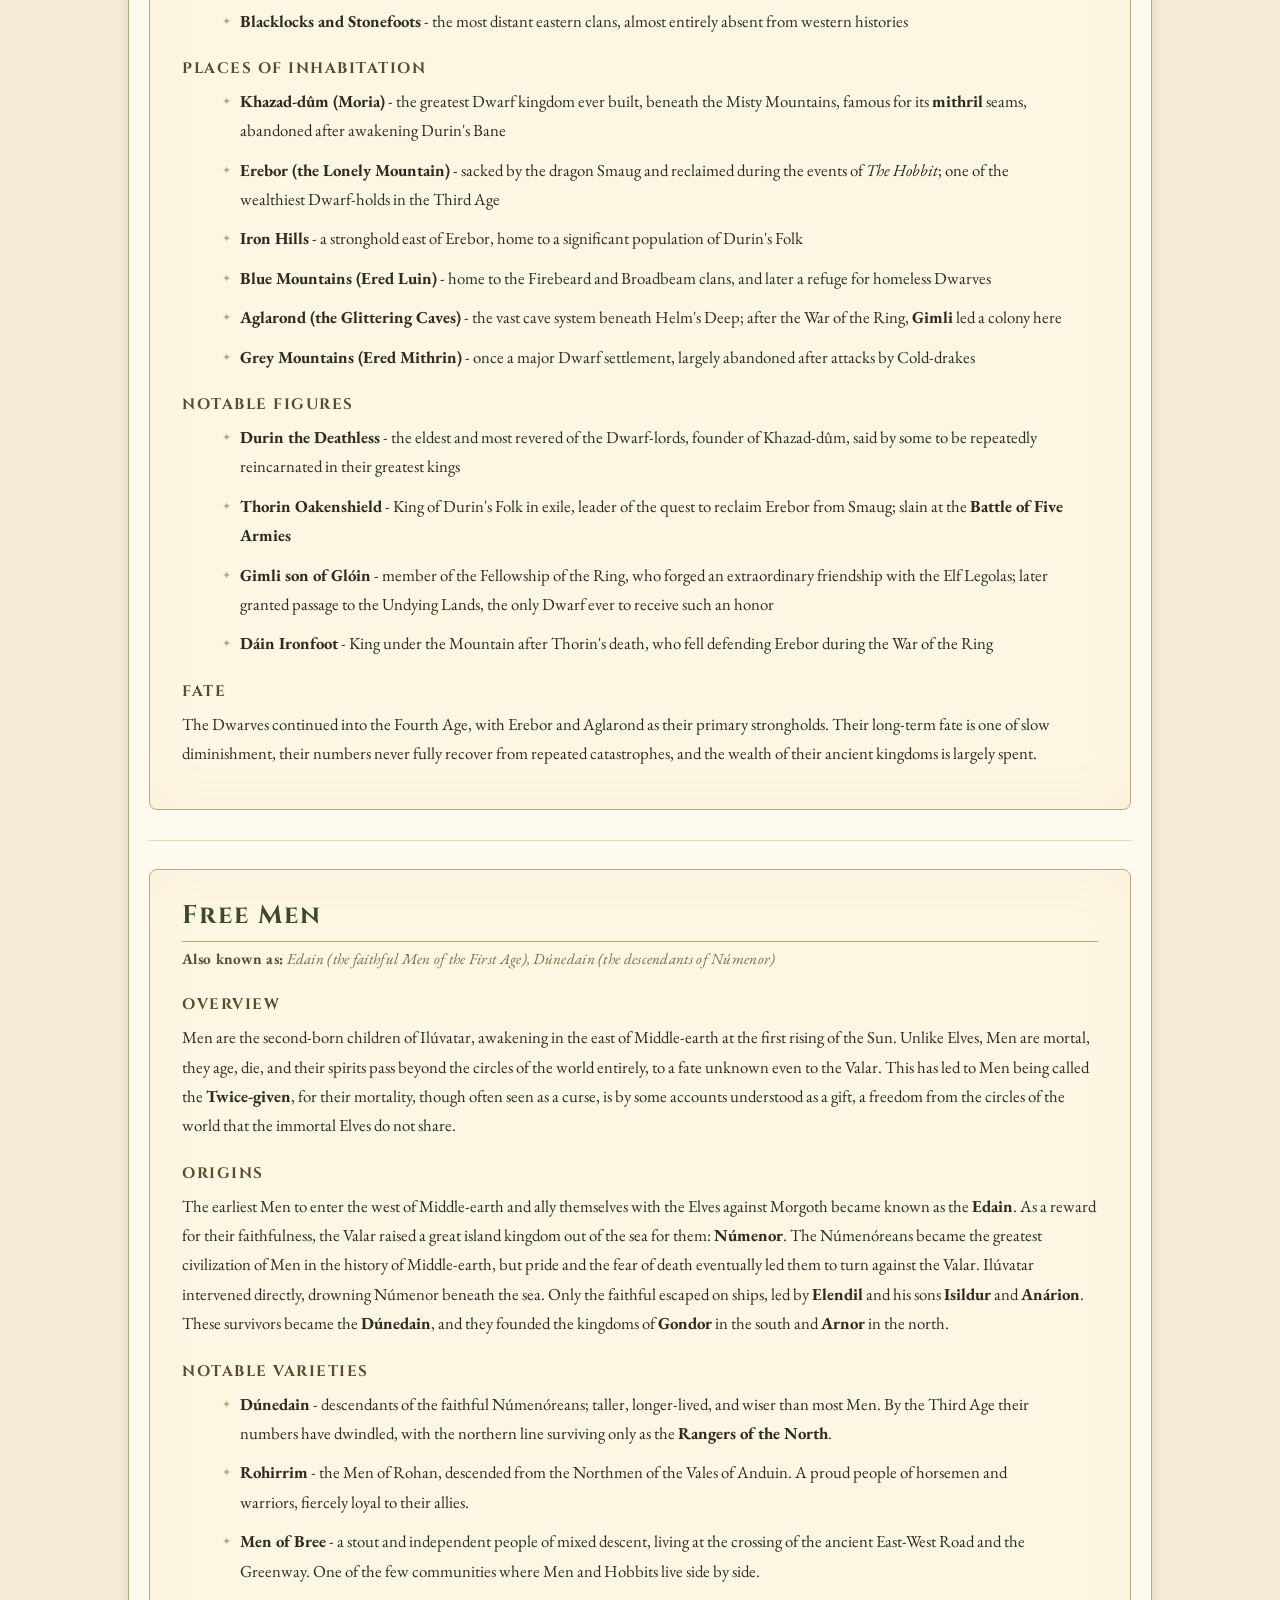
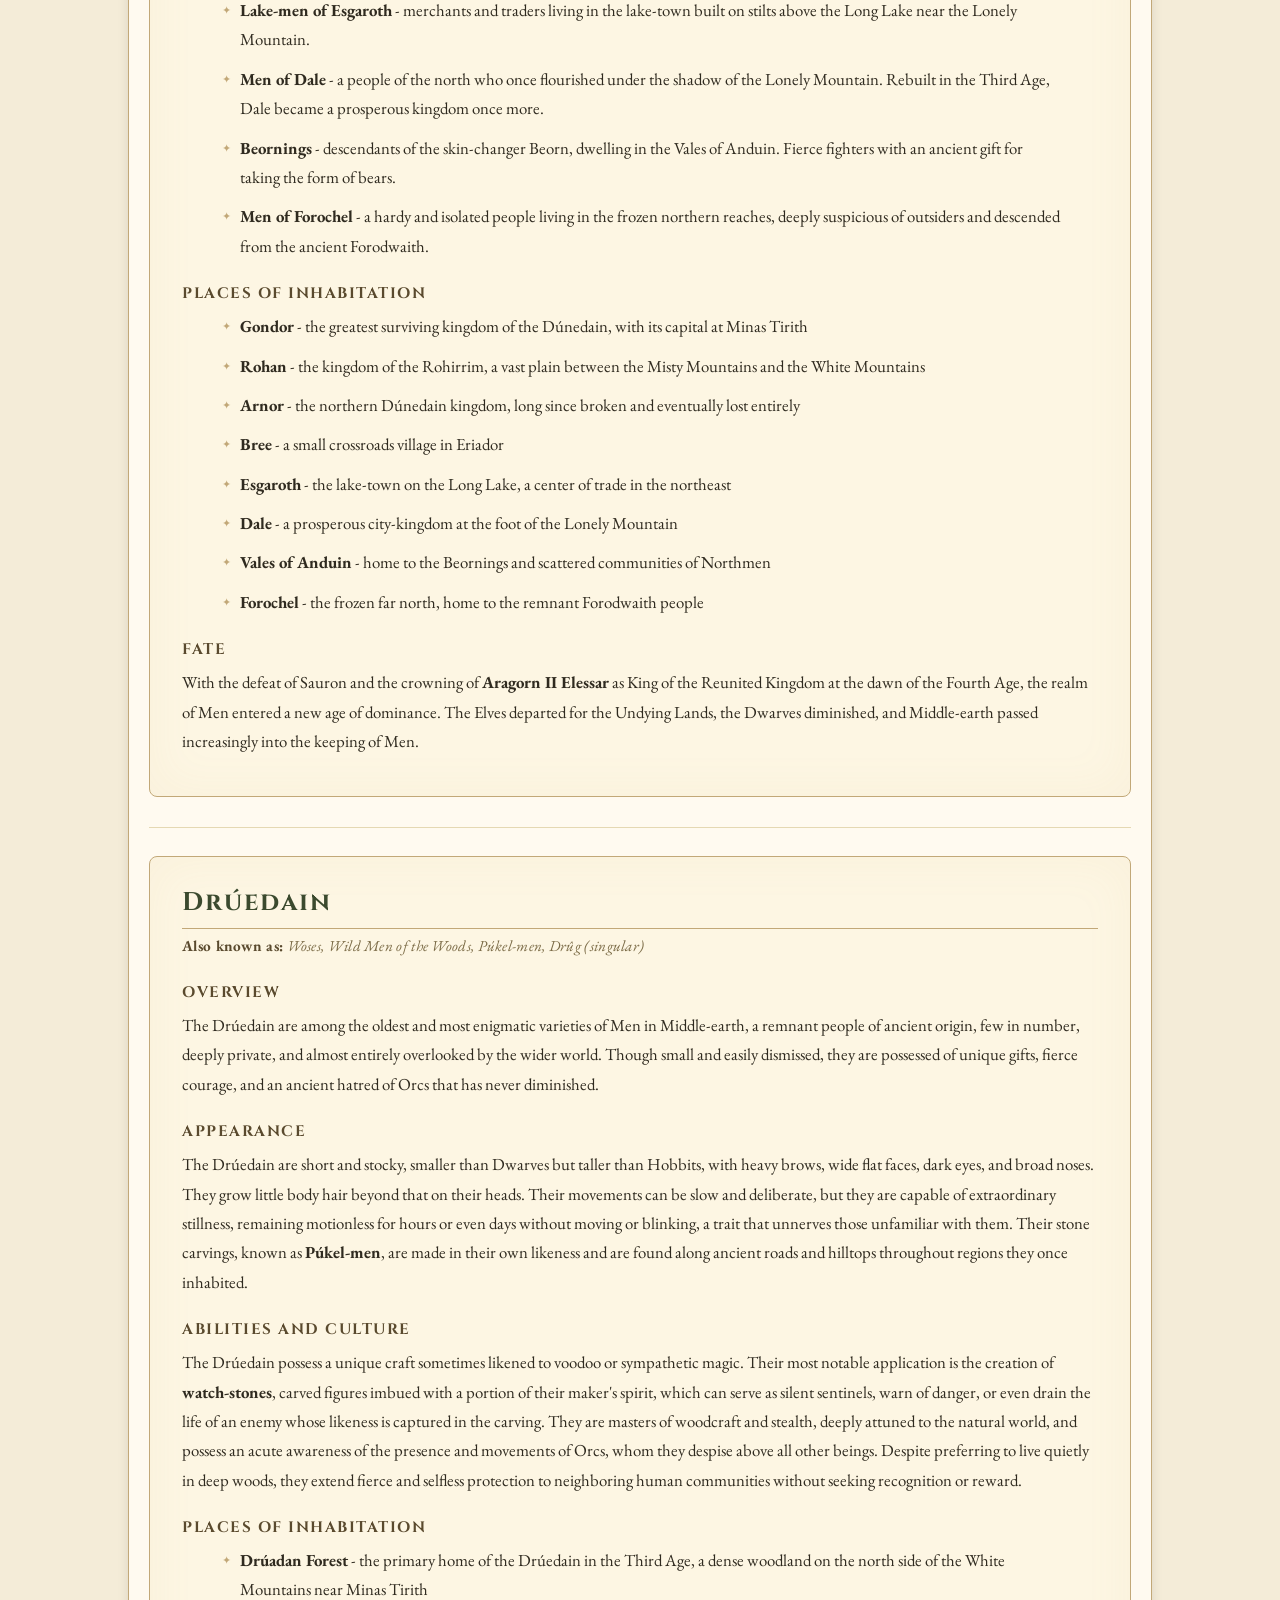
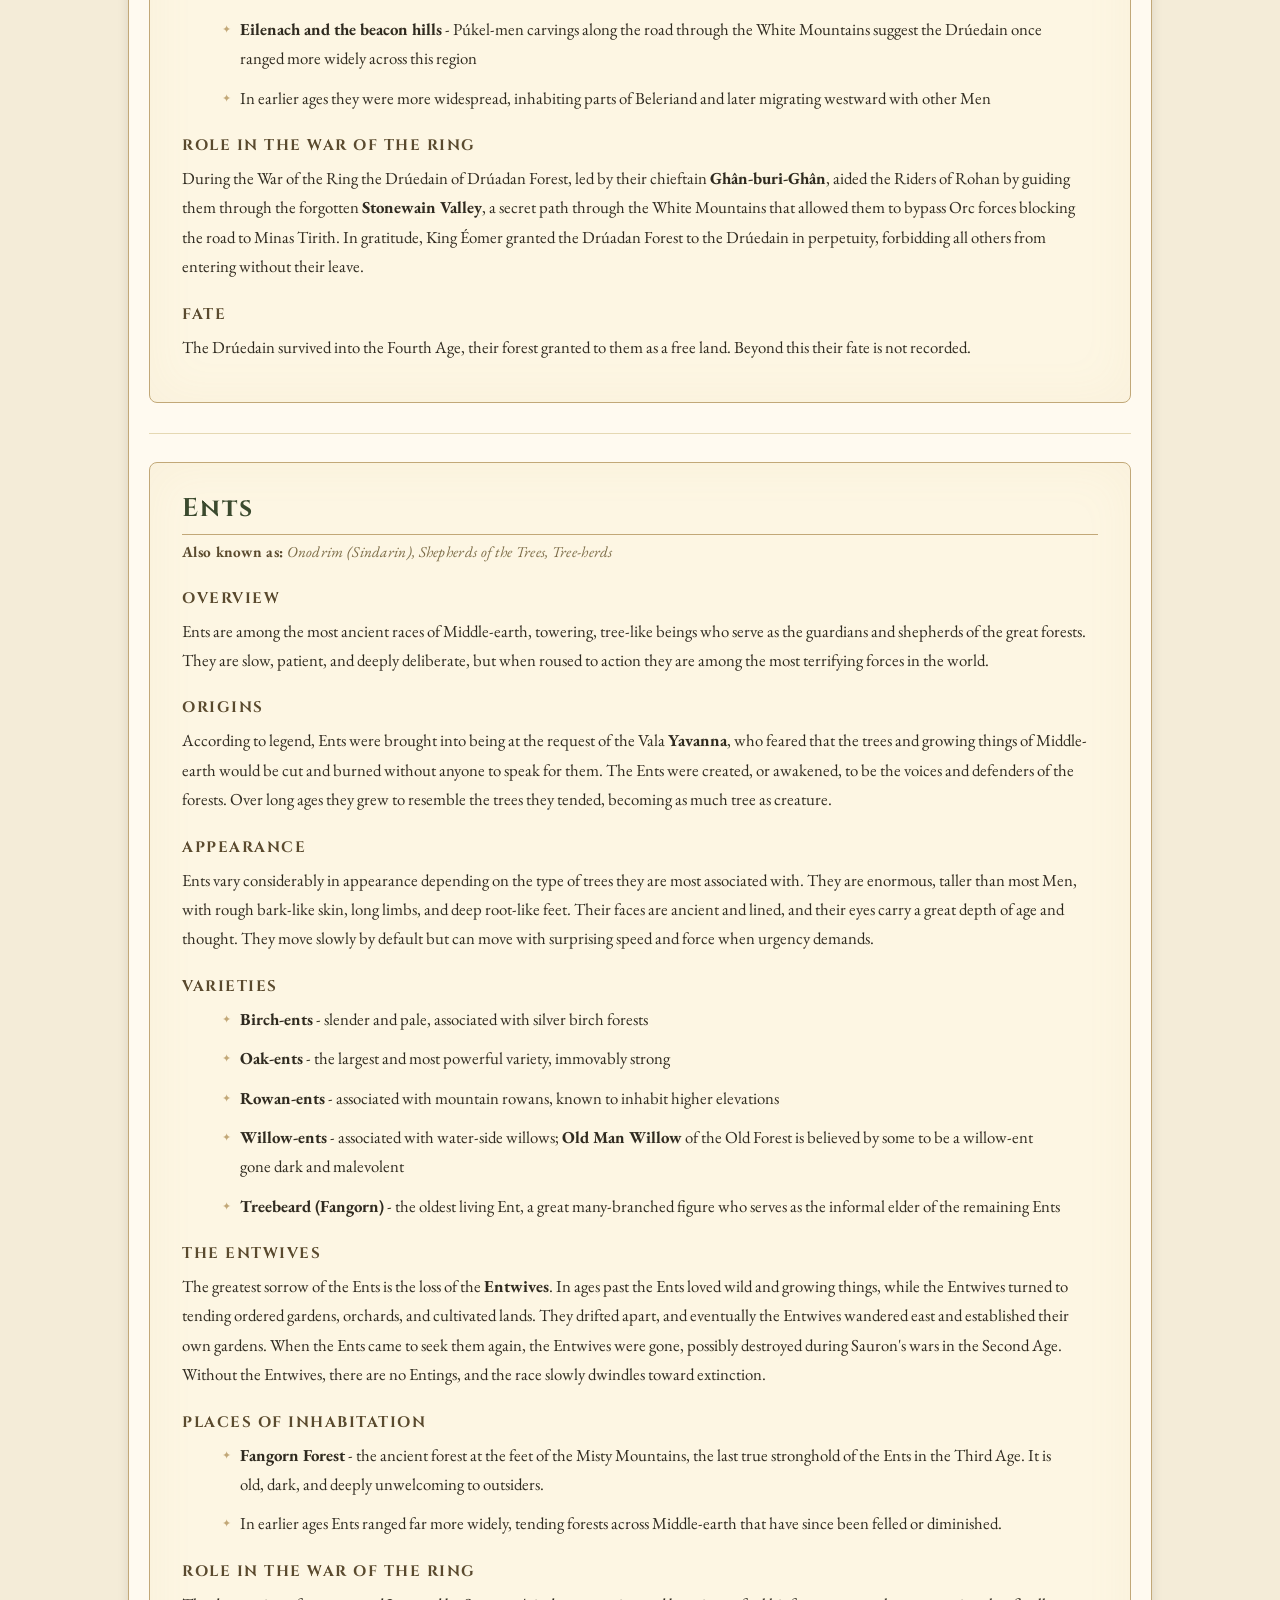
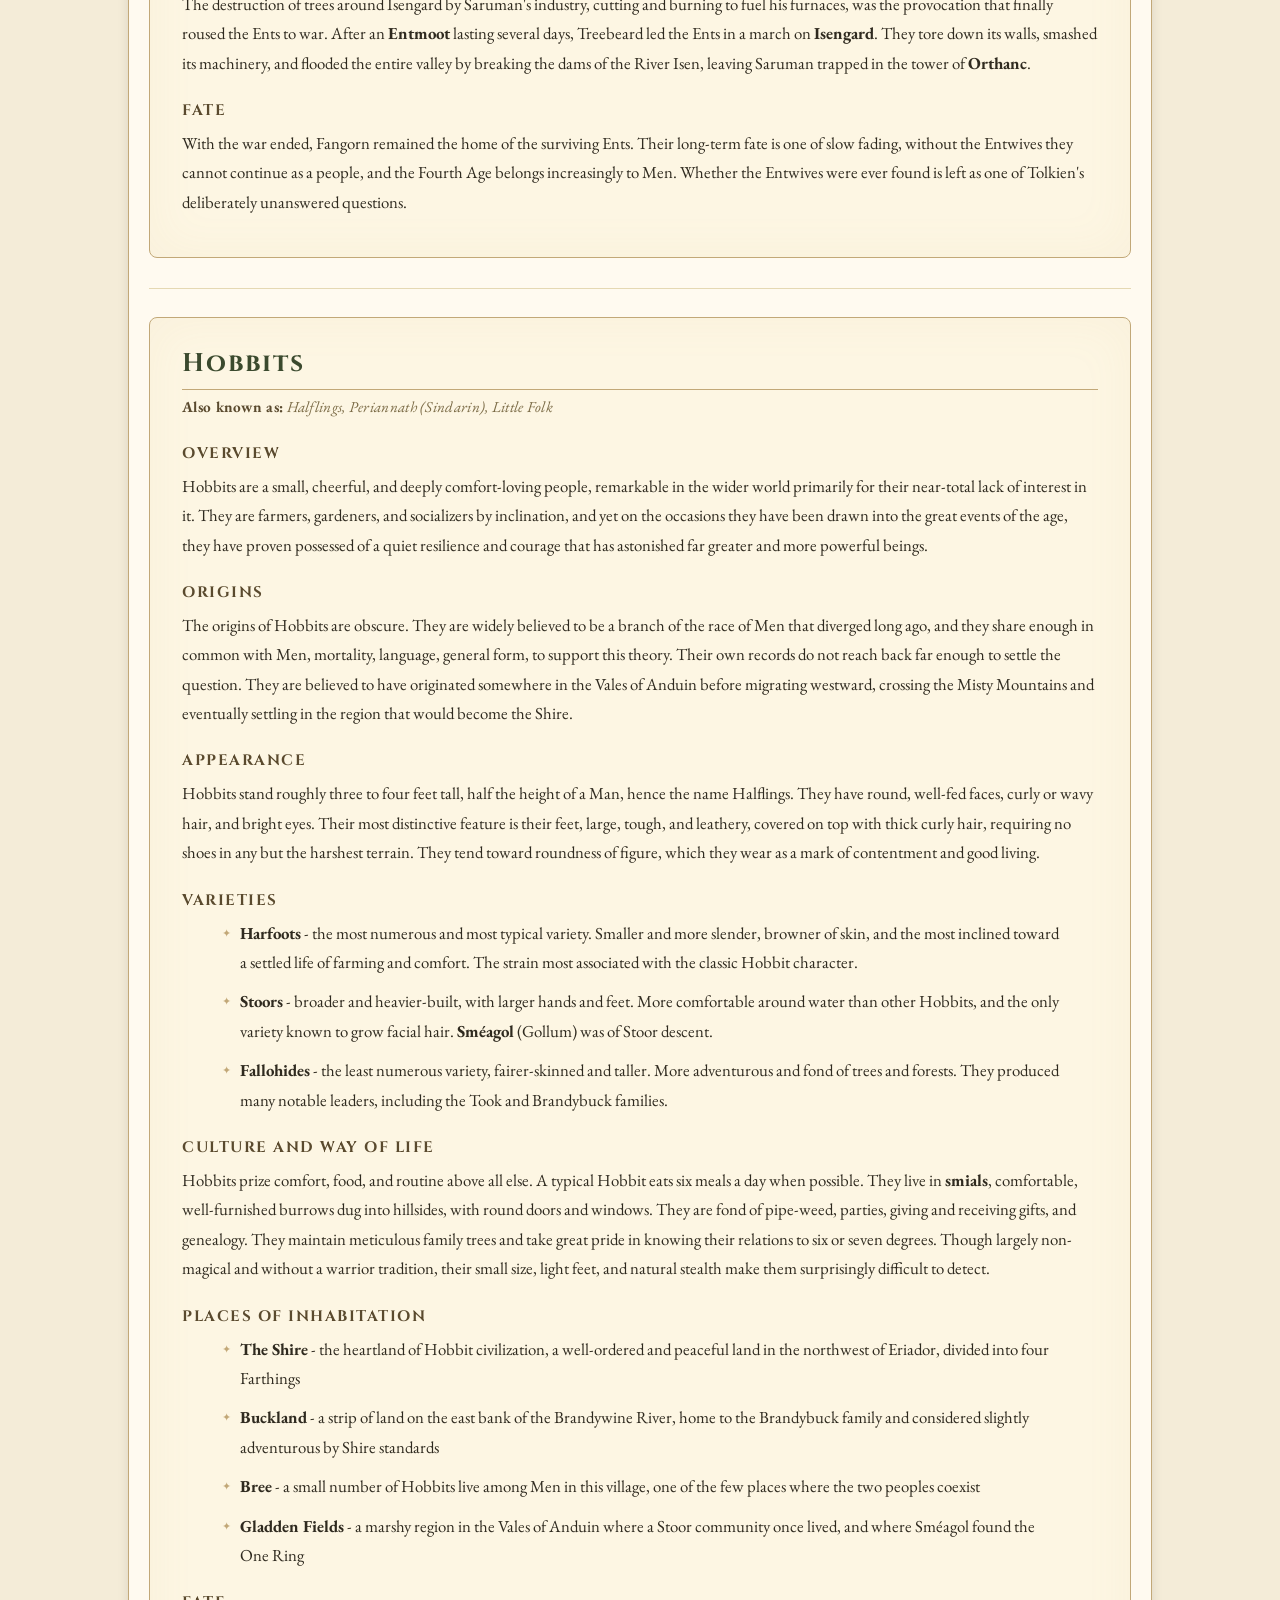
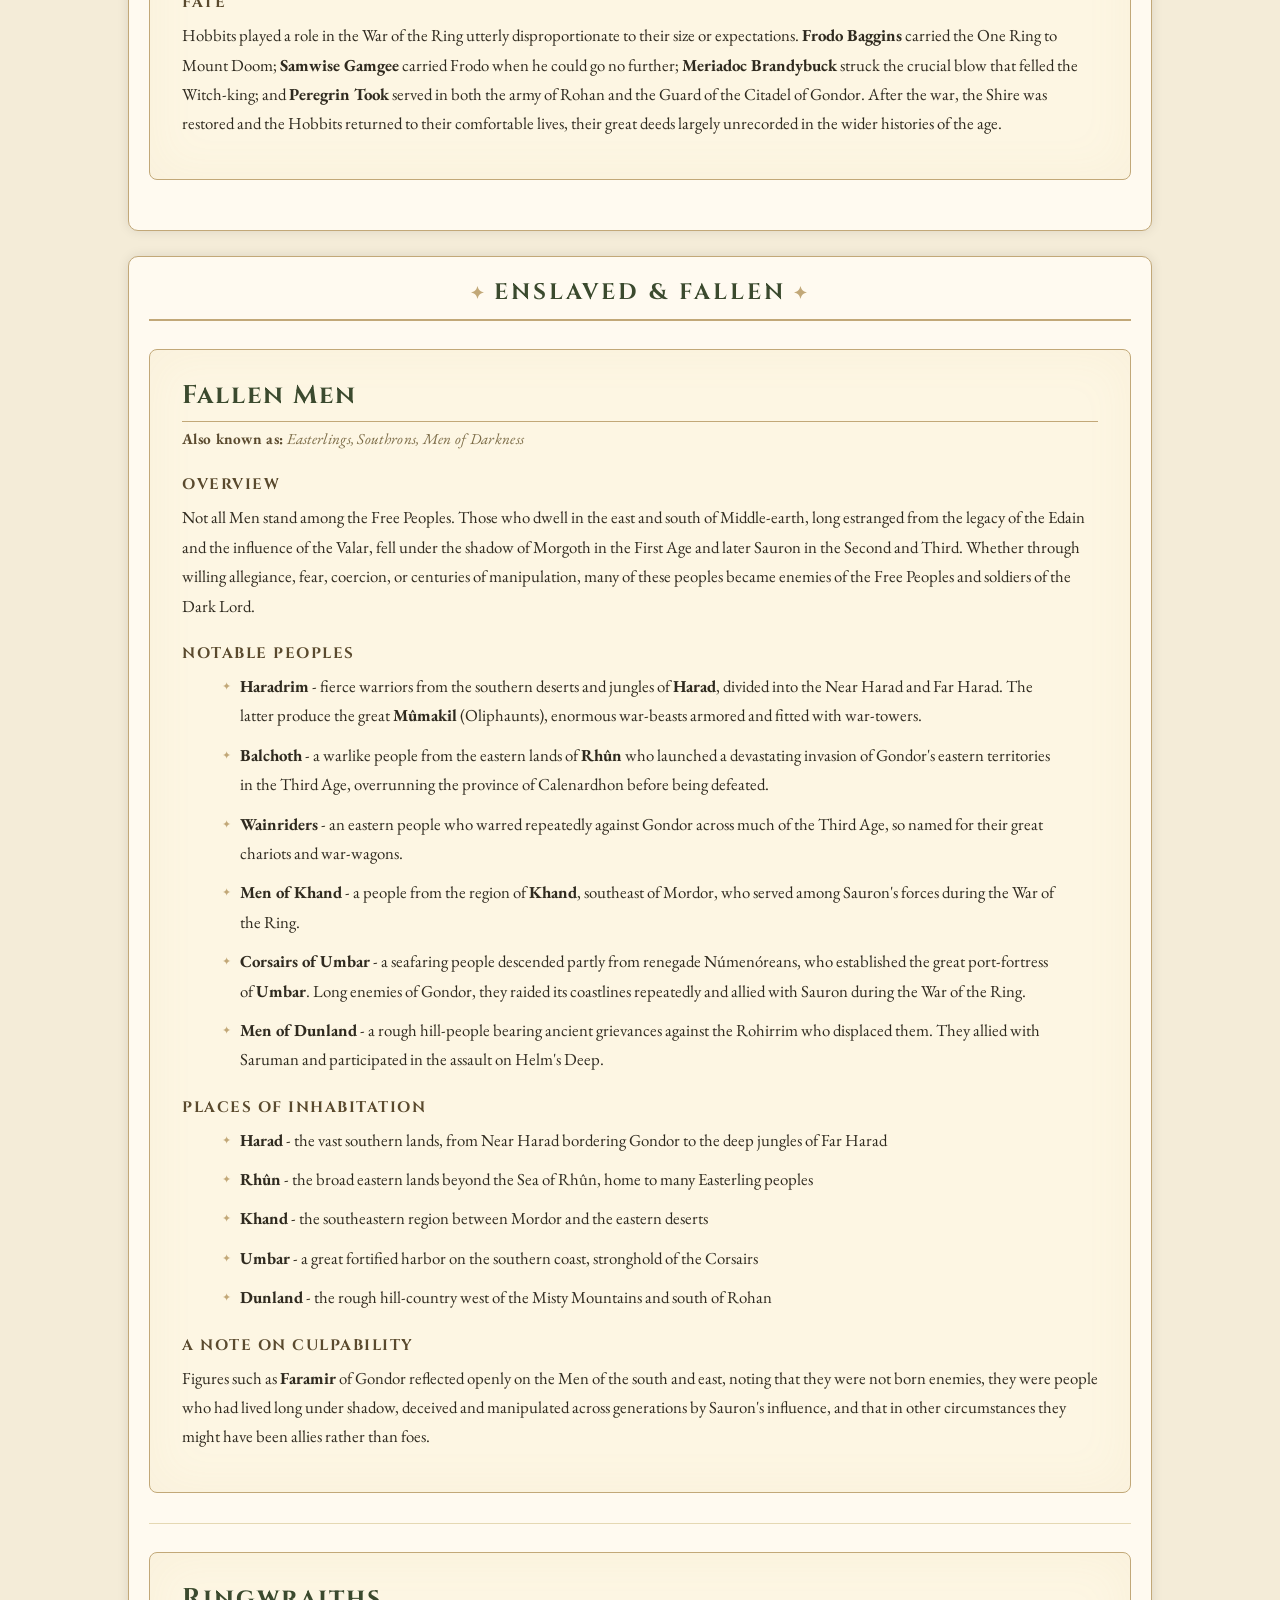
<file: peoples.html>
<!DOCTYPE html>
<html lang="en">

<head>
    <meta charset="UTF-8">
    <meta name="viewport" content="width=device-width, initial-scale=1.0">
    <title>Peoples of Arda</title>
    <link rel="stylesheet" href="style.css">
    </head>

<body>
    <header class="site-header">
        <a href="index.html" class="site-header-title">Tolkien's Legendarium</a>
        <span class="site-header-ornament">A Chronicle of Middle-earth</span>
    </header>
<nav>
        <div class="nav-inner">
            <a href="index.html" class="nav-logo">
                <img src="imgs/tolkien_logo.png" alt="The World of Arda">
            </a>
            
            <ul>
                <li><a href="index.html">Home</a></li>
                <li><a href="about_tolkien.html">J.R.R. Tolkien</a></li>
                <li>
                    <a href="arda.html">The World of Arda ▾</a>
                    <div class="dropdown">
                        <a href="arda.html">Brief History</a>
                        <a href="maps.html">Geography & Maps</a>
                        <a href="peoples.html">Peoples of Arda</a>
                    </div>
                </li>

            </ul>
        </div>
    </nav>

    <input type="checkbox" id="menu-toggle">
    <label for="menu-toggle" class="menu-btn">☰</label>

    <div class="sidebar">
        <span class="sidebar-group">Higher Beings</span>
        <a href="#ainur" class="sub-link">Ainur</a>
        <a href="#maiar" class="sub-link">Maiar</a>
        <a href="#balrogs" class="sub-link">Balrogs</a>

        <span class="sidebar-group">Free Peoples</span>
        <a href="#elves" class="sub-link">Elves</a>
        <a href="#dwarves" class="sub-link">Dwarves</a>
        <a href="#free-men" class="sub-link">Free Men</a>
        <a href="#druedain" class="sub-link">Drúedain</a>
        <a href="#ents" class="sub-link">Ents</a>
        <a href="#hobbits" class="sub-link">Hobbits</a>

        <span class="sidebar-group">Enslaved &amp; Fallen</span>
        <a href="#fallen-men" class="sub-link">Fallen Men</a>
        <a href="#ringwraiths" class="sub-link">Ringwraiths</a>
        <a href="#orcs" class="sub-link">Orcs</a>
        <a href="#trolls" class="sub-link">Trolls</a>

        <span class="sidebar-group">Other Beings</span>
        <a href="#tom-bombadil" class="sub-link">Tom Bombadil</a>
        <a href="#river-spirits" class="sub-link">River Spirits</a>
        <a href="#giants" class="sub-link">Giants</a>
        <a href="#dragons" class="sub-link">Dragons</a>
    </div>

    <div class="content-wrapper">
        <main>
            <h1>Peoples of Arda</h1>
            <p class="page-subtitle">A Record of the Free, the Fallen, and the Ancient</p>
            <div class="page-divider"></div>

            <!--               HIGHER BEINGS                -->

            <div id="higher-beings" class="section">
                <h2 class="section-divider">Higher Beings</h2>

                <!-- AINUR -->
                <article id="ainur">
                    <h2>Ainur</h2>
                    <p class="also-known"><strong>Also known as:</strong> The Holy Ones, the Great Music-makers</p>

                    <h3>Overview</h3>
                    <p>The Ainur are the first and greatest beings created by <strong>Eru Ilúvatar</strong>, the One,
                        the supreme deity of Tolkien's cosmology. They are angelic spirits of immense power and wisdom,
                        existing before the physical world was made, and it was through their voices that the world came
                        into being.</p>

                    <h3>Origins</h3>
                    <p>Before the creation of the world, Ilúvatar made the Ainur from his own thought and taught them
                        music. He then proposed a great theme, and the Ainur sang together in what became the
                        <strong>Ainulindalë</strong>,the Music of the Ainur, a vast and intricate symphony through
                        which the history of the world was laid down in sound before it was ever given physical form.
                        When Ilúvatar showed them a vision of what their music had made, and then spoke the word that
                        gave it existence, the world,<strong>Arda</strong>, came into being. Those Ainur who chose to
                        descend into the physical world to shape and govern it became bound to it, their power and
                        identity intertwined with its fate. These are known as the <strong>Valar</strong> and the
                        <strong>Maiar</strong>.</p>

                    <h3>Nature</h3>
                    <p>The Ainur are pure spirits, they have no inherent physical form, though they are capable of
                        taking one. Their true nature is more akin to thought, purpose, or musical theme than to any
                        bodily creature. The greatest among them, the Valar, took physical forms that reflected their
                        nature and domains,<strong>Ulmo</strong> manifesting as a great lord of the sea,
                        <strong>Yavanna</strong> as a figure of green and gold associated with growth, and so on. Lesser
                        Ainur, the Maiar, similarly take forms suited to their purpose or, in the case of the fallen, to
                        their corruption.</p>

                    <h3>The Valar</h3>
                    <p>The Valar are the fourteen greatest Ainur who entered the world. They dwell in
                        <strong>Valinor</strong>, the Undying Lands beyond the western sea, and serve as the powers and
                        governors of the world under Ilúvatar. Among the most significant are:</p>
                    <ul>
                        <li><strong>Manwë</strong> - King of the Valar, lord of air and wind, the closest to Ilúvatar in
                            thought</li>
                        <li><strong>Varda (Elbereth)</strong> - Queen of the Valar, maker of the stars, beloved above
                            all by the Elves</li>
                        <li><strong>Ulmo</strong> - lord of all waters, who never left the seas and worked quietly to
                            aid the peoples of Middle-earth throughout its history</li>
                        <li><strong>Yavanna</strong> - lady of all growing things, maker of the Two Trees of Valinor,
                            who petitioned for the creation of the Ents</li>
                        <li><strong>Aulë</strong> - the smith, maker of the physical substance of the world, who in his
                            impatience created the Dwarves before Men were made</li>
                        <li><strong>Mandos (Námo)</strong> - keeper of the halls of the dead, who pronounces the dooms
                            of Arda</li>
                        <li><strong>Melkor (Morgoth)</strong> - the greatest of the Ainur in power, who fell into
                            darkness through pride and the desire to create independently of Ilúvatar. He became the
                            first Dark Lord, the source of all evil in Middle-earth, and the ultimate enemy against whom
                            all the wars of the First Age were fought.</li>
                    </ul>

                    <h3>Fate</h3>
                    <p>The Valar remain in Valinor beyond the reach of the mortal world. At the end of time, the
                        <strong>Dagor Dagorath</strong>, the final battle, the Ainur are said to take part in the
                        remaking of the world.</p>
                </article>

                <hr>

                <!-- MAIAR -->
                <article id="maiar">
                    <h2>Maiar</h2>
                    <p class="also-known"><strong>Also known as:</strong> Istari (when sent to Middle-earth as Wizards),
                        lesser Ainur</p>

                    <h3>Overview</h3>
                    <p>The Maiar are Ainur of lesser power than the Valar, spirits who served and assisted the great
                        powers in the shaping and governance of the world. They are beings of immense capability by
                        mortal standards, and yet they are subordinate to the Valar in the hierarchy of divine beings.
                        Some remained faithful and serve as emissaries and guardians; others fell into darkness and
                        became some of the most terrible servants of evil the world has known.</p>

                    <h3>Nature and Appearance</h3>
                    <p>In their natural state the Maiar are spirits without fixed form, as all Ainur are. When taking
                        physical form they typically appear as Men, but with greater physical and mental power, deeper
                        wisdom, and a presence that sets them apart from ordinary mortals. Those sent to Middle-earth as
                        the <strong>Istari</strong> (Wizards) took the bodies of old Men deliberately, limiting their
                        power so as to guide and inspire rather than dominate.</p>

                    <h3>The Istari - Wizards of Middle-earth</h3>
                    <p>In the Third Age, the Valar sent five Maiar to Middle-earth in the form of Wizards to assist the
                        Free Peoples against the rising shadow of Sauron. They were forbidden from matching Sauron's
                        power directly or seeking to dominate Men - their purpose was to counsel, encourage, and
                        inspire. The most important of these are:</p>
                    <ul>
                        <li><strong>Saruman the White (Curunír)</strong> - the eldest and initially the greatest of the
                            Wizards, head of the order and the most skilled in the arts of craft and machinery. His deep
                            study of Sauron's methods led to his corruption, he desired the One Ring for himself and
                            sought to become a power in his own right. He was expelled from the order by Gandalf after
                            his treachery was exposed, and was ultimately slain by his own servant <strong>Gríma
                                Wormtongue</strong>.</li>
                        <li><strong>Gandalf the Grey (Mithrandir, Olórin)</strong> - the most beloved and ultimately the
                            most effective of the Wizards. Humble, wise, and deeply compassionate, he was the one who
                            most faithfully fulfilled the purpose for which the Istari were sent. After his battle with
                            the Balrog of Moria he was returned to life as <strong>Gandalf the White</strong>, elevated
                            to head of the order in Saruman's place. He was a servant of the secret fire and wielder of
                            <strong>Narya</strong>, the Ring of Fire, one of the three Elven Rings.</li>
                        <li><strong>Radagast the Brown (Aiwendil)</strong> - a lover of birds and beasts, deeply attuned
                            to the natural world. He was less concerned with the affairs of Men and Elves than with the
                            creatures of forest and field, and largely faded from the major events of the age. Though
                            sometimes considered to have strayed from his purpose, he was not corrupt, simply more
                            interested in the living world than in politics or war.</li>
                        <li><strong>The Blue Wizards (Alatar and Pallando, or Morinehtar and Rómestámo)</strong> - two
                            Wizards who traveled into the far east of Middle-earth and largely disappeared from the
                            records of the west. Their ultimate fate and purpose are among the great unanswered
                            questions of the legendarium. Tolkien suggested in later writings that they may have founded
                            secret cults or movements in the east, and that their work may have contributed to weakening
                            Sauron's hold over the eastern peoples.</li>
                    </ul>

                    <h3>Notable Non-Istari Maiar</h3>
                    <ul>
                        <li><strong>Sauron</strong> - originally a Maia of Aulë, corrupted by Morgoth in the earliest
                            ages and becoming his chief servant. After Morgoth's defeat he became the second Dark Lord,
                            the primary antagonist of the Second and Third Ages. He forged the One Ring to dominate the
                            other Rings of Power and thus control the free peoples of Middle-earth.</li>
                        <li><strong>Melian</strong> - a Maia of great power and wisdom who came to Middle-earth and
                            dwelt among the Elves of Beleriand. She became the queen of <strong>Doriath</strong>, wife
                            of the Elven king <strong>Thingol</strong>, and the mother of <strong>Lúthien</strong>, the
                            greatest Elf-maiden in history. She wove the <strong>Girdle of Melian</strong> around
                            Doriath, an enchantment that no power could pass without her will.</li>
                        <li><strong>Ossë and Uinen</strong> - Maiar of the sea, servants of Ulmo. Ossë is wild and
                            stormy; Uinen is gentle and calming. Sailors invoke Uinen for safe passage.</li>
                        <li><strong>Eönwë</strong> - the herald of Manwë, among the mightiest of the Maiar, who led the
                            host of the Valar in the War of Wrath at the end of the First Age.</li>
                    </ul>

                    <h3>Fate</h3>
                    <p>The faithful Maiar continue to serve the Valar in Valinor. The Istari, having completed their
                        purpose with the defeat of Sauron, departed or faded from the world. Gandalf sailed to the
                        Undying Lands at the end of the Third Age alongside Frodo, Bilbo, and the remaining Elven
                        Ring-bearers.</p>
                </article>

                <hr>

                <!-- BALROGS -->
                <article id="balrogs">
                    <h2>Balrogs</h2>
                    <p class="also-known"><strong>Also known as:</strong> Valaraukar (Sindarin: "Demons of Might"),
                        Maiar of Morgoth</p>

                    <h3>Overview</h3>
                    <p>Balrogs are Maiar who were corrupted by Morgoth before the creation of the world, drawn into his
                        rebellion during the very first discord of the Music of the Ainur. They are among the most
                        ancient and most terrible servants of the first Dark Lord: enormous beings of fire and shadow,
                        wielding weapons of flame and darkness, and possessing a physical and spiritual power that few
                        beings in Middle-earth could withstand.</p>

                    <h3>Origins</h3>
                    <p>Like all Maiar, Balrogs were originally pure spirits in the service of the Valar. Those who would
                        become Balrogs were seduced by Morgoth in the time before the world was fully shaped, turning
                        from their original purposes and dedicating themselves to his will. They served him throughout
                        the First Age as his most powerful direct servants, second only to Sauron in the hierarchy of
                        Morgoth's forces.</p>

                    <h3>Appearance</h3>
                    <p>When manifested in physical form, Balrogs appear as enormous humanoid figures wreathed in fire
                        and shadow, darkness and flame intertwined, with a presence that radiates terror. They wield
                        whips of flame and carry fiery swords or axes. The full extent of their size is debated — in
                        Tolkien's texts they are described in ways that suggest both man-like scale and something far
                        more enormous — but all accounts agree on the overwhelming dread they inspire.</p>

                    <h3>Power and Abilities</h3>
                    <p>Balrogs are immensely powerful physical and spiritual beings. They can engage in direct combat
                        with Elven lords, Wizards, and other powerful beings, and the fires they command are no mere
                        illusion, they are real and devastating. They are not invincible, however; several were slain
                        during the First Age by great Elven warriors and heroes. Notable among these are:</p>
                    <ul>
                        <li><strong>Gothmog</strong>, the Lord of Balrogs, the greatest of their number, who slew both
                            <strong>Fëanor</strong> and <strong>Fingon</strong>, two of the mightiest Elven kings,
                            before being slain himself by <strong>Ecthelion</strong> of the Fountain at the Fall of
                            Gondolin</li>
                        <li><strong>The Balrog slain by Glorfindel</strong>, at the Fall of Gondolin, the Elf-lord
                            Glorfindel fought a Balrog on a mountain peak; both fell to their deaths, but Glorfindel's
                            sacrifice allowed others to escape</li>
                    </ul>

                    <h3>Durin's Bane, The Balrog of Moria</h3>
                    <p>By the Third Age, the great wars of the First Age had destroyed almost all of the Balrogs. The
                        last known survivor was the Balrog dwelling in the depths of <strong>Khazad-dûm</strong>
                        (Moria), later known as <strong>Durin's Bane</strong>. It had fled underground after the War of
                        Wrath and lay dormant for thousands of years in the deepest roots of the Misty Mountains. When
                        the Dwarves of Moria, mining for <strong>mithril</strong>, delved too deep, they broke into its
                        chamber and awakened it. It drove the Dwarves from Moria and killed their king, <strong>Durin
                            VI</strong>, giving it the name by which it became known.</p>
                    <p>During the War of the Ring, it encountered the Fellowship of the Ring in Moria, where
                        <strong>Gandalf</strong> stood against it on the Bridge of Khazad-dûm. After a fall into the
                        deep water far below, then a battle through the underground passages and finally up through the
                        peak of <strong>Zirakzigil</strong>, Gandalf slew it — at the cost of his own life, which the
                        Valar then restored, returning him as Gandalf the White.</p>

                    <h3>Fate</h3>
                    <p>All known Balrogs are destroyed by the end of the Third Age. Whether any others survived hidden
                        in the deepest places of the earth is not recorded.</p>
                </article>
            </div>

        
            <!--               FREE PEOPLES                 -->
           
            <div id="free-peoples" class="section">
                <h2 class="section-divider">Free Peoples</h2>

                <!-- ELVES -->
                <article id="elves">
                    <h2>Elves</h2>
                    <p class="also-known"><strong>Also known as:</strong> Quendi ("those who speak with voices"), Eldar
                        (those who answered the summons of the Valar), Firstborn, the Elder Kindred</p>

                    <h3>Overview</h3>
                    <p>Elves are the firstborn children of Ilúvatar, the first to awaken in Middle-earth, the most
                        ancient of the speaking races, and by most measures the most gifted. They are immortal,
                        beautiful, and possessed of extraordinary skill in all arts. Their long history is one of
                        immeasurable achievement, terrible tragedy, and gradual departure from the world.</p>

                    <h3>Origins</h3>
                    <p>The Elves first awoke at <strong>Cuiviénen</strong>, a lake in the far east of Middle-earth, in
                        the Ages of Stars, before the Sun and Moon existed, by the light of stars alone. They were
                        discovered there by Morgoth, who captured some of them and began twisting them, producing the
                        first Orcs. The Valar, learning of the Elves, went to war against Morgoth to protect them and
                        then summoned the Elves to come and dwell with them in Valinor. Those who answered this summons
                        became known as the <strong>Eldar</strong>. Those who refused, or who turned back during the
                        great journey west, remained in Middle-earth and became the <strong>Avari</strong>, the
                        Unwilling.</p>

                    <h3>Appearance</h3>
                    <p>Elves are tall and slender, with fair skin, bright and penetrating eyes, typically grey, and
                        fine features. They are uniformly described as beautiful by the standards of Men. Most Elves
                        wear their hair long. They move with a grace and lightness that sets them apart from all other
                        races, leaving no footprints in snow. Their voices are particularly remarkable, clear,
                        melodious, and capable of great power in song.</p>

                    <h3>Immortality and Death</h3>
                    <p>Elves do not age or die of disease. They can be slain in battle or by great grief, but their
                        spirits do not leave the world, they go to the <strong>Halls of Mandos</strong> in Valinor,
                        where they wait and may eventually be reembodied. This immortality binds them to the world in a
                        way that Men are not bound as the ages pass and the world changes, Elves grow weary in a way
                        that is deeply different from mortal weariness.</p>

                    <h3>Culture and Skills</h3>
                    <p>Elves are gifted in virtually every art: music, poetry, language, smithcraft, architecture,
                        healing, and warfare. They are the inventors of writing in Middle-earth and the creators of some
                        of its greatest works, including the <strong>Silmarils</strong> (forged by Fëanor), the
                        <strong>Rings of Power</strong> (forged by Celebrimbor), and the great cities of
                        <strong>Gondolin</strong>, <strong>Nargothrond</strong>, and <strong>Rivendell</strong>. In
                        matters of gender and social role, Elves practice a general equality, though tradition tends
                        toward men specializing in warfare and women in healing, rooted in the belief that taking a
                        life and saving a life are spiritually incompatible arts. Their primary languages are
                        <strong>Quenya</strong>, the ancient high tongue, and <strong>Sindarin</strong>, the more
                        commonly spoken tongue in Middle-earth.</p>

                    <h3>Varieties and Kindreds</h3>
                    <ul>
                        <li><strong>Vanyar</strong> - the fairest and most beloved of the Elves by the Valar.
                            Golden-haired, deeply devoted to Manwë and Varda. They remained in Valinor and play little
                            role in the history of Middle-earth.</li>
                        <li><strong>Noldor</strong> - the most gifted in craft and knowledge, greatest of the Elven
                            smiths. The Noldor forged the Silmarils, built the great underground cities of Beleriand,
                            and waged the wars of the First Age against Morgoth.</li>
                        <li><strong>Sindar (Grey Elves)</strong> - the largest group remaining in Middle-earth, ruled by
                            <strong>Thingol</strong> in Doriath. The majority of Elves encountered during the Second and
                            Third Ages belong to this broad tradition.</li>
                        <li><strong>Silvan Elves (Wood-elves)</strong> - the most numerous Elves of Middle-earth by the
                            Third Age, dwelling in <strong>Mirkwood</strong> under <strong>Thranduil</strong> and in
                            <strong>Lothlórien</strong> under <strong>Celeborn</strong> and <strong>Galadriel</strong>.
                            More rustic than the Noldor but deeply in tune with the living forest.</li>
                        <li><strong>Falathrim</strong> - the coastal Elves of Beleriand, mariners and craftsmen, who
                            built the great havens of Brithombar and Eglarest.</li>
                        <li><strong>Avari</strong> - those who refused the summons to Valinor and remained in the east.
                            Little is known of them.</li>
                    </ul>

                    <h3>Places of Inhabitation</h3>
                    <ul>
                        <li><strong>Rivendell (Imladris)</strong> - the refuge of <strong>Elrond Half-elven</strong>,
                            one of the last great Elven strongholds in the Third Age and a haven of lore and healing
                        </li>
                        <li><strong>Lothlórien</strong> - the golden wood ruled by <strong>Galadriel</strong> and
                            <strong>Celeborn</strong>, protected by the power of <strong>Nenya</strong>, the Ring of
                            Water</li>
                        <li><strong>Mirkwood (Eryn Lasgalen)</strong> - the great forest of the north, home to the
                            Silvan Elves under King <strong>Thranduil</strong> and his son <strong>Legolas</strong></li>
                        <li><strong>The Grey Havens (Mithlond)</strong> - the ancient port on the Gulf of Lune, ruled by
                            <strong>Círdan the Shipwright</strong>, from which the Elves sail to the Undying Lands</li>
                        <li><strong>Gondolin, Nargothrond, Doriath</strong> - the great hidden kingdoms of the First
                            Age, all destroyed by the end of that age</li>
                    </ul>

                    <h3>Notable Figures</h3>
                    <ul>
                        <li><strong>Fëanor</strong> - greatest of the Noldor smiths, creator of the Silmarils and the
                            Elvish letters. His pride and the oath he swore set in motion much of the tragedy of the
                            First Age.</li>
                        <li><strong>Lúthien Tinúviel</strong> - daughter of Thingol and the Maia Melian, considered the
                            most beautiful being ever to live in Middle-earth. She and the mortal man
                            <strong>Beren</strong> stole a Silmaril from Morgoth's crown.</li>
                        <li><strong>Galadriel</strong> - the greatest of the Noldor remaining in Middle-earth in the
                            Third Age, bearer of Nenya, Ring of Water.</li>
                        <li><strong>Elrond Half-elven</strong> - lord of Rivendell, bearer of <strong>Vilya</strong> the
                            Ring of Air, counselor and healer across multiple Ages.</li>
                        <li><strong>Legolas</strong> - prince of Mirkwood, member of the Fellowship of the Ring, whose
                            friendship with Gimli became one of the most celebrated bonds of the age.</li>
                    </ul>

                    <h3>Fate</h3>
                    <p>As the Third Age drew to a close the Elves began their final departure from Middle-earth, sailing
                        from the Grey Havens to the Undying Lands. The destruction of the One Ring also unmade the power
                        of the Three Elven Rings, causing much of what they had sustained, Lothlórien and Rivendell, to
                        fade. The Fourth Age belongs to Men, and the Elves pass out of the world's keeping.</p>
                </article>

                <hr>

                <!-- DWARVES -->
                <article id="dwarves">
                    <h2>Dwarves</h2>
                    <p class="also-known"><strong>Also known as:</strong> Khazâd (in their own tongue, Khuzdul), Naugrim
                        (Sindarin: "Stunted People"), Gonnhirrim ("Masters of Stone")</p>

                    <h3>Overview</h3>
                    <p>Dwarves are a proud, enduring, and deeply private people — masters of stone, metal, and craft,
                        whose works rival and in some respects surpass those of any other race. They are stubborn,
                        long-memoried, fierce in battle, and fiercely loyal to their own kind. Their history is one of
                        great achievement and great tragedy in equal measure.</p>

                    <h3>Origins</h3>
                    <p>The Dwarves were not originally part of Ilúvatar's design. The Vala <strong>Aulë</strong>, the
                        great smith, desired so keenly to have beings to teach his craft to that he created the Seven
                        Fathers of the Dwarves in secret, before the Elves had awoken. When Ilúvatar revealed that he
                        knew of this act, Aulë humbly offered to destroy what he had made. Moved by Aulë's sincerity,
                        Ilúvatar instead chose to adopt the Dwarves as his own children, granting them true life, with
                        the stipulation that they would not awaken until after the Elves. Their dead go to the
                        <strong>Halls of Aulë</strong>, and there is a Dwarvish belief that at the end of the world they
                        will help Aulë rebuild it.</p>

                    <h3>Appearance</h3>
                    <p>Dwarves are short and stocky, taller than Hobbits but broader and more powerfully built, with
                        great physical endurance and strength. They are known for their thick beards, braided or forked,
                        which are a point of great personal and cultural pride. Both male and female Dwarves grow
                        beards, which has historically caused confusion among outsiders, a source of some amusement to
                        the Dwarves themselves.</p>

                    <h3>Culture and Society</h3>
                    <p>Dwarves are organized into <strong>clans</strong> descended from the Seven Fathers, each
                        associated with a particular stronghold or mountain range. Their economy is almost entirely
                        mineral-based, mining precious metals and gems, working stone, and trading with Men and Elves.
                        They are a deeply secretive people: their true language, <strong>Khuzdul</strong>, is never
                        taught to outsiders, and their true names are kept private. Dwarves are long-lived, most living
                        up to <strong>250 years</strong>. They are resistant to the corrupting influence of the Rings of
                        Power, though the Seven Dwarf Rings inflamed their natural greed and ultimately led most bearers
                        to ruin.</p>

                    <h3>Varieties and Clans</h3>
                    <ul>
                        <li><strong>Longbeards (Durin's Folk)</strong> - the most prominent clan, associated with
                            <strong>Khazad-dûm</strong>, <strong>Erebor</strong>, and the <strong>Iron Hills</strong>.
                            Thorin Oakenshield and his company belong to this clan.</li>
                        <li><strong>Firebeards and Broadbeams</strong> - two clans originally associated with the Blue
                            Mountains of Eriador</li>
                        <li><strong>Ironfists and Stiffbeards</strong> - eastern clans, little documented in western
                            records</li>
                        <li><strong>Blacklocks and Stonefoots</strong> - the most distant eastern clans, almost entirely
                            absent from western histories</li>
                    </ul>

                    <h3>Places of Inhabitation</h3>
                    <ul>
                        <li><strong>Khazad-dûm (Moria)</strong> - the greatest Dwarf kingdom ever built, beneath the
                            Misty Mountains, famous for its <strong>mithril</strong> seams, abandoned after awakening
                            Durin's Bane</li>
                        <li><strong>Erebor (the Lonely Mountain)</strong> - sacked by the dragon Smaug and reclaimed
                            during the events of <em>The Hobbit</em>; one of the wealthiest Dwarf-holds in the Third Age
                        </li>
                        <li><strong>Iron Hills</strong> - a stronghold east of Erebor, home to a significant population
                            of Durin's Folk</li>
                        <li><strong>Blue Mountains (Ered Luin)</strong> - home to the Firebeard and Broadbeam clans, and
                            later a refuge for homeless Dwarves</li>
                        <li><strong>Aglarond (the Glittering Caves)</strong> - the vast cave system beneath Helm's Deep;
                            after the War of the Ring, <strong>Gimli</strong> led a colony here</li>
                        <li><strong>Grey Mountains (Ered Mithrin)</strong> - once a major Dwarf settlement, largely
                            abandoned after attacks by Cold-drakes</li>
                    </ul>

                    <h3>Notable Figures</h3>
                    <ul>
                        <li><strong>Durin the Deathless</strong> - the eldest and most revered of the Dwarf-lords,
                            founder of Khazad-dûm, said by some to be repeatedly reincarnated in their greatest kings
                        </li>
                        <li><strong>Thorin Oakenshield</strong> - King of Durin's Folk in exile, leader of the quest to
                            reclaim Erebor from Smaug; slain at the <strong>Battle of Five Armies</strong></li>
                        <li><strong>Gimli son of Glóin</strong> - member of the Fellowship of the Ring, who forged an
                            extraordinary friendship with the Elf Legolas; later granted passage to the Undying Lands,
                            the only Dwarf ever to receive such an honor</li>
                        <li><strong>Dáin Ironfoot</strong> - King under the Mountain after Thorin's death, who fell
                            defending Erebor during the War of the Ring</li>
                    </ul>

                    <h3>Fate</h3>
                    <p>The Dwarves continued into the Fourth Age, with Erebor and Aglarond as their primary strongholds.
                        Their long-term fate is one of slow diminishment, their numbers never fully recover from
                        repeated catastrophes, and the wealth of their ancient kingdoms is largely spent.</p>
                </article>

                <hr>

                <!-- FREE MEN -->
                <article id="free-men">
                    <h2>Free Men</h2>
                    <p class="also-known"><strong>Also known as:</strong> Edain (the faithful Men of the First Age),
                        Dúnedain (the descendants of Númenor)</p>

                    <h3>Overview</h3>
                    <p>Men are the second-born children of Ilúvatar, awakening in the east of Middle-earth at the first
                        rising of the Sun. Unlike Elves, Men are mortal, they age, die, and their spirits pass beyond
                        the circles of the world entirely, to a fate unknown even to the Valar. This has led to Men
                        being called the <strong>Twice-given</strong>, for their mortality, though often seen as a
                        curse, is by some accounts understood as a gift, a freedom from the circles of the world that
                        the immortal Elves do not share.</p>

                    <h3>Origins</h3>
                    <p>The earliest Men to enter the west of Middle-earth and ally themselves with the Elves against
                        Morgoth became known as the <strong>Edain</strong>. As a reward for their faithfulness, the
                        Valar raised a great island kingdom out of the sea for them: <strong>Númenor</strong>. The
                        Númenóreans became the greatest civilization of Men in the history of Middle-earth, but pride
                        and the fear of death eventually led them to turn against the Valar. Ilúvatar intervened
                        directly, drowning Númenor beneath the sea. Only the faithful escaped on ships, led by
                        <strong>Elendil</strong> and his sons <strong>Isildur</strong> and <strong>Anárion</strong>.
                        These survivors became the <strong>Dúnedain</strong>, and they founded the kingdoms of
                        <strong>Gondor</strong> in the south and <strong>Arnor</strong> in the north.</p>

                    <h3>Notable Varieties</h3>
                    <ul>
                        <li><strong>Dúnedain</strong> - descendants of the faithful Númenóreans; taller, longer-lived,
                            and wiser than most Men. By the Third Age their numbers have dwindled, with the northern
                            line surviving only as the <strong>Rangers of the North</strong>.</li>
                        <li><strong>Rohirrim</strong> - the Men of Rohan, descended from the Northmen of the Vales of
                            Anduin. A proud people of horsemen and warriors, fiercely loyal to their allies.</li>
                        <li><strong>Men of Bree</strong> - a stout and independent people of mixed descent, living at
                            the crossing of the ancient East-West Road and the Greenway. One of the few communities
                            where Men and Hobbits live side by side.</li>
                        <li><strong>Lake-men of Esgaroth</strong> - merchants and traders living in the lake-town built
                            on stilts above the Long Lake near the Lonely Mountain.</li>
                        <li><strong>Men of Dale</strong> - a people of the north who once flourished under the shadow of
                            the Lonely Mountain. Rebuilt in the Third Age, Dale became a prosperous kingdom once more.
                        </li>
                        <li><strong>Beornings</strong> - descendants of the skin-changer Beorn, dwelling in the Vales of
                            Anduin. Fierce fighters with an ancient gift for taking the form of bears.</li>
                        <li><strong>Men of Forochel</strong> - a hardy and isolated people living in the frozen northern
                            reaches, deeply suspicious of outsiders and descended from the ancient Forodwaith.</li>
                    </ul>

                    <h3>Places of Inhabitation</h3>
                    <ul>
                        <li><strong>Gondor</strong> - the greatest surviving kingdom of the Dúnedain, with its capital
                            at Minas Tirith</li>
                        <li><strong>Rohan</strong> - the kingdom of the Rohirrim, a vast plain between the Misty
                            Mountains and the White Mountains</li>
                        <li><strong>Arnor</strong> - the northern Dúnedain kingdom, long since broken and eventually
                            lost entirely</li>
                        <li><strong>Bree</strong> - a small crossroads village in Eriador</li>
                        <li><strong>Esgaroth</strong> - the lake-town on the Long Lake, a center of trade in the
                            northeast</li>
                        <li><strong>Dale</strong> - a prosperous city-kingdom at the foot of the Lonely Mountain</li>
                        <li><strong>Vales of Anduin</strong> - home to the Beornings and scattered communities of
                            Northmen</li>
                        <li><strong>Forochel</strong> - the frozen far north, home to the remnant Forodwaith people</li>
                    </ul>

                    <h3>Fate</h3>
                    <p>With the defeat of Sauron and the crowning of <strong>Aragorn II Elessar</strong> as King of the
                        Reunited Kingdom at the dawn of the Fourth Age, the realm of Men entered a new age of dominance.
                        The Elves departed for the Undying Lands, the Dwarves diminished, and Middle-earth passed
                        increasingly into the keeping of Men.</p>
                </article>

                <hr>

                <!-- DRUEDAIN -->
                <article id="druedain">
                    <h2>Drúedain</h2>
                    <p class="also-known"><strong>Also known as:</strong> Woses, Wild Men of the Woods, Púkel-men, Drûg
                        (singular)</p>

                    <h3>Overview</h3>
                    <p>The Drúedain are among the oldest and most enigmatic varieties of Men in Middle-earth, a remnant
                        people of ancient origin, few in number, deeply private, and almost entirely overlooked by the
                        wider world. Though small and easily dismissed, they are possessed of unique gifts, fierce
                        courage, and an ancient hatred of Orcs that has never diminished.</p>

                    <h3>Appearance</h3>
                    <p>The Drúedain are short and stocky, smaller than Dwarves but taller than Hobbits, with heavy
                        brows, wide flat faces, dark eyes, and broad noses. They grow little body hair beyond that on
                        their heads. Their movements can be slow and deliberate, but they are capable of extraordinary
                        stillness, remaining motionless for hours or even days without moving or blinking, a trait that
                        unnerves those unfamiliar with them. Their stone carvings, known as <strong>Púkel-men</strong>,
                        are made in their own likeness and are found along ancient roads and hilltops throughout regions
                        they once inhabited.</p>

                    <h3>Abilities and Culture</h3>
                    <p>The Drúedain possess a unique craft sometimes likened to voodoo or sympathetic magic. Their most
                        notable application is the creation of <strong>watch-stones</strong>, carved figures imbued
                        with a portion of their maker's spirit, which can serve as silent sentinels, warn of danger, or
                        even drain the life of an enemy whose likeness is captured in the carving. They are masters of
                        woodcraft and stealth, deeply attuned to the natural world, and possess an acute awareness of
                        the presence and movements of Orcs, whom they despise above all other beings. Despite preferring
                        to live quietly in deep woods, they extend fierce and selfless protection to neighboring human
                        communities without seeking recognition or reward.</p>

                    <h3>Places of Inhabitation</h3>
                    <ul>
                        <li><strong>Drúadan Forest</strong> - the primary home of the Drúedain in the Third Age, a dense
                            woodland on the north side of the White Mountains near Minas Tirith</li>
                        <li><strong>Eilenach and the beacon hills</strong> - Púkel-men carvings along the road through
                            the White Mountains suggest the Drúedain once ranged more widely across this region</li>
                        <li>In earlier ages they were more widespread, inhabiting parts of Beleriand and later migrating
                            westward with other Men</li>
                    </ul>

                    <h3>Role in the War of the Ring</h3>
                    <p>During the War of the Ring the Drúedain of Drúadan Forest, led by their chieftain
                        <strong>Ghân-buri-Ghân</strong>, aided the Riders of Rohan by guiding them through the forgotten
                        <strong>Stonewain Valley</strong>, a secret path through the White Mountains that allowed them
                        to bypass Orc forces blocking the road to Minas Tirith. In gratitude, King Éomer granted the
                        Drúadan Forest to the Drúedain in perpetuity, forbidding all others from entering without their
                        leave.</p>

                    <h3>Fate</h3>
                    <p>The Drúedain survived into the Fourth Age, their forest granted to them as a free land. Beyond
                        this their fate is not recorded.</p>
                </article>

                <hr>

                <!-- ENTS -->
                <article id="ents">
                    <h2>Ents</h2>
                    <p class="also-known"><strong>Also known as:</strong> Onodrim (Sindarin), Shepherds of the Trees,
                        Tree-herds</p>

                    <h3>Overview</h3>
                    <p>Ents are among the most ancient races of Middle-earth, towering, tree-like beings who serve as
                        the guardians and shepherds of the great forests. They are slow, patient, and deeply deliberate,
                        but when roused to action they are among the most terrifying forces in the world.</p>

                    <h3>Origins</h3>
                    <p>According to legend, Ents were brought into being at the request of the Vala
                        <strong>Yavanna</strong>, who feared that the trees and growing things of Middle-earth would be
                        cut and burned without anyone to speak for them. The Ents were created, or awakened, to be the
                        voices and defenders of the forests. Over long ages they grew to resemble the trees they tended,
                        becoming as much tree as creature.</p>

                    <h3>Appearance</h3>
                    <p>Ents vary considerably in appearance depending on the type of trees they are most associated
                        with. They are enormous, taller than most Men, with rough bark-like skin, long limbs, and deep
                        root-like feet. Their faces are ancient and lined, and their eyes carry a great depth of age and
                        thought. They move slowly by default but can move with surprising speed and force when urgency
                        demands.</p>

                    <h3>Varieties</h3>
                    <ul>
                        <li><strong>Birch-ents</strong> - slender and pale, associated with silver birch forests</li>
                        <li><strong>Oak-ents</strong> - the largest and most powerful variety, immovably strong</li>
                        <li><strong>Rowan-ents</strong> - associated with mountain rowans, known to inhabit higher
                            elevations</li>
                        <li><strong>Willow-ents</strong> - associated with water-side willows; <strong>Old Man
                                Willow</strong> of the Old Forest is believed by some to be a willow-ent gone dark and
                            malevolent</li>
                        <li><strong>Treebeard (Fangorn)</strong> - the oldest living Ent, a great many-branched figure
                            who serves as the informal elder of the remaining Ents</li>
                    </ul>

                    <h3>The Entwives</h3>
                    <p>The greatest sorrow of the Ents is the loss of the <strong>Entwives</strong>. In ages past the
                        Ents loved wild and growing things, while the Entwives turned to tending ordered gardens,
                        orchards, and cultivated lands. They drifted apart, and eventually the Entwives wandered east
                        and established their own gardens. When the Ents came to seek them again, the Entwives were gone,
                        possibly destroyed during Sauron's wars in the Second Age. Without the Entwives, there are no
                        Entings, and the race slowly dwindles toward extinction.</p>

                    <h3>Places of Inhabitation</h3>
                    <ul>
                        <li><strong>Fangorn Forest</strong> - the ancient forest at the feet of the Misty Mountains, the
                            last true stronghold of the Ents in the Third Age. It is old, dark, and deeply unwelcoming
                            to outsiders.</li>
                        <li>In earlier ages Ents ranged far more widely, tending forests across Middle-earth that have
                            since been felled or diminished.</li>
                    </ul>

                    <h3>Role in the War of the Ring</h3>
                    <p>The destruction of trees around Isengard by Saruman's industry, cutting and burning to fuel his
                        furnaces, was the provocation that finally roused the Ents to war. After an
                        <strong>Entmoot</strong> lasting several days, Treebeard led the Ents in a march on
                        <strong>Isengard</strong>. They tore down its walls, smashed its machinery, and flooded the
                        entire valley by breaking the dams of the River Isen, leaving Saruman trapped in the tower of
                        <strong>Orthanc</strong>.</p>

                    <h3>Fate</h3>
                    <p>With the war ended, Fangorn remained the home of the surviving Ents. Their long-term fate is one
                        of slow fading, without the Entwives they cannot continue as a people, and the Fourth Age
                        belongs increasingly to Men. Whether the Entwives were ever found is left as one of Tolkien's
                        deliberately unanswered questions.</p>
                </article>

                <hr>

                <!-- HOBBITS -->
                <article id="hobbits">
                    <h2>Hobbits</h2>
                    <p class="also-known"><strong>Also known as:</strong> Halflings, Periannath (Sindarin), Little Folk
                    </p>

                    <h3>Overview</h3>
                    <p>Hobbits are a small, cheerful, and deeply comfort-loving people, remarkable in the wider world
                        primarily for their near-total lack of interest in it. They are farmers, gardeners, and
                        socializers by inclination, and yet on the occasions they have been drawn into the great events
                        of the age, they have proven possessed of a quiet resilience and courage that has astonished far
                        greater and more powerful beings.</p>

                    <h3>Origins</h3>
                    <p>The origins of Hobbits are obscure. They are widely believed to be a branch of the race of Men
                        that diverged long ago, and they share enough in common with Men, mortality, language, general
                        form, to support this theory. Their own records do not reach back far enough to settle the
                        question. They are believed to have originated somewhere in the Vales of Anduin before migrating
                        westward, crossing the Misty Mountains and eventually settling in the region that would become
                        the Shire.</p>

                    <h3>Appearance</h3>
                    <p>Hobbits stand roughly three to four feet tall, half the height of a Man, hence the name
                        Halflings. They have round, well-fed faces, curly or wavy hair, and bright eyes. Their most
                        distinctive feature is their feet, large, tough, and leathery, covered on top with thick curly
                        hair, requiring no shoes in any but the harshest terrain. They tend toward roundness of figure,
                        which they wear as a mark of contentment and good living.</p>

                    <h3>Varieties</h3>
                    <ul>
                        <li><strong>Harfoots</strong> - the most numerous and most typical variety. Smaller and more
                            slender, browner of skin, and the most inclined toward a settled life of farming and
                            comfort. The strain most associated with the classic Hobbit character.</li>
                        <li><strong>Stoors</strong> - broader and heavier-built, with larger hands and feet. More
                            comfortable around water than other Hobbits, and the only variety known to grow facial hair.
                            <strong>Sméagol</strong> (Gollum) was of Stoor descent.</li>
                        <li><strong>Fallohides</strong> - the least numerous variety, fairer-skinned and taller. More
                            adventurous and fond of trees and forests. They produced many notable leaders, including the
                            Took and Brandybuck families.</li>
                    </ul>

                    <h3>Culture and Way of Life</h3>
                    <p>Hobbits prize comfort, food, and routine above all else. A typical Hobbit eats six meals a day
                        when possible. They live in <strong>smials</strong>, comfortable, well-furnished burrows dug
                        into hillsides, with round doors and windows. They are fond of pipe-weed, parties, giving and
                        receiving gifts, and genealogy. They maintain meticulous family trees and take great pride in
                        knowing their relations to six or seven degrees. Though largely non-magical and without a
                        warrior tradition, their small size, light feet, and natural stealth make them surprisingly
                        difficult to detect.</p>

                    <h3>Places of Inhabitation</h3>
                    <ul>
                        <li><strong>The Shire</strong> - the heartland of Hobbit civilization, a well-ordered and
                            peaceful land in the northwest of Eriador, divided into four Farthings</li>
                        <li><strong>Buckland</strong> - a strip of land on the east bank of the Brandywine River, home
                            to the Brandybuck family and considered slightly adventurous by Shire standards</li>
                        <li><strong>Bree</strong> - a small number of Hobbits live among Men in this village, one of the
                            few places where the two peoples coexist</li>
                        <li><strong>Gladden Fields</strong> - a marshy region in the Vales of Anduin where a Stoor
                            community once lived, and where Sméagol found the One Ring</li>
                    </ul>

                    <h3>Fate</h3>
                    <p>Hobbits played a role in the War of the Ring utterly disproportionate to their size or
                        expectations. <strong>Frodo Baggins</strong> carried the One Ring to Mount Doom; <strong>Samwise
                            Gamgee</strong> carried Frodo when he could go no further; <strong>Meriadoc
                            Brandybuck</strong> struck the crucial blow that felled the Witch-king; and <strong>Peregrin
                            Took</strong> served in both the army of Rohan and the Guard of the Citadel of Gondor. After
                        the war, the Shire was restored and the Hobbits returned to their comfortable lives, their great
                        deeds largely unrecorded in the wider histories of the age.</p>
                </article>
            </div>

          
            <!--           ENSLAVED AND FALLEN              -->
            

            <div id="enslaved" class="section">
                <h2 class="section-divider">Enslaved &amp; Fallen</h2>

                <!-- FALLEN MEN -->
                <article id="fallen-men">
                    <h2>Fallen Men</h2>
                    <p class="also-known"><strong>Also known as:</strong> Easterlings, Southrons, Men of Darkness</p>

                    <h3>Overview</h3>
                    <p>Not all Men stand among the Free Peoples. Those who dwell in the east and south of Middle-earth,
                        long estranged from the legacy of the Edain and the influence of the Valar, fell under the
                        shadow of Morgoth in the First Age and later Sauron in the Second and Third. Whether through
                        willing allegiance, fear, coercion, or centuries of manipulation, many of these peoples became
                        enemies of the Free Peoples and soldiers of the Dark Lord.</p>

                    <h3>Notable Peoples</h3>
                    <ul>
                        <li><strong>Haradrim</strong> - fierce warriors from the southern deserts and jungles of
                            <strong>Harad</strong>, divided into the Near Harad and Far Harad. The latter produce the
                            great <strong>Mûmakil</strong> (Oliphaunts), enormous war-beasts armored and fitted with
                            war-towers.</li>
                        <li><strong>Balchoth</strong> - a warlike people from the eastern lands of <strong>Rhûn</strong>
                            who launched a devastating invasion of Gondor's eastern territories in the Third Age,
                            overrunning the province of Calenardhon before being defeated.</li>
                        <li><strong>Wainriders</strong> - an eastern people who warred repeatedly against Gondor across
                            much of the Third Age, so named for their great chariots and war-wagons.</li>
                        <li><strong>Men of Khand</strong> - a people from the region of <strong>Khand</strong>,
                            southeast of Mordor, who served among Sauron's forces during the War of the Ring.</li>
                        <li><strong>Corsairs of Umbar</strong> - a seafaring people descended partly from renegade
                            Númenóreans, who established the great port-fortress of <strong>Umbar</strong>. Long enemies
                            of Gondor, they raided its coastlines repeatedly and allied with Sauron during the War of
                            the Ring.</li>
                        <li><strong>Men of Dunland</strong> - a rough hill-people bearing ancient grievances against the
                            Rohirrim who displaced them. They allied with Saruman and participated in the assault on
                            Helm's Deep.</li>
                    </ul>

                    <h3>Places of Inhabitation</h3>
                    <ul>
                        <li><strong>Harad</strong> - the vast southern lands, from Near Harad bordering Gondor to the
                            deep jungles of Far Harad</li>
                        <li><strong>Rhûn</strong> - the broad eastern lands beyond the Sea of Rhûn, home to many
                            Easterling peoples</li>
                        <li><strong>Khand</strong> - the southeastern region between Mordor and the eastern deserts</li>
                        <li><strong>Umbar</strong> - a great fortified harbor on the southern coast, stronghold of the
                            Corsairs</li>
                        <li><strong>Dunland</strong> - the rough hill-country west of the Misty Mountains and south of
                            Rohan</li>
                    </ul>

                    <h3>A Note on Culpability</h3>
                    <p>Figures such as <strong>Faramir</strong> of Gondor reflected openly on the Men of the south and
                        east, noting that they were not born enemies, they were people who had lived long under shadow,
                        deceived and manipulated across generations by Sauron's influence, and that in other
                        circumstances they might have been allies rather than foes.</p>
                </article>

                <hr>

                <!-- RINGWRAITHS -->
                <article id="ringwraiths">
                    <h2>Ringwraiths</h2>
                    <p class="also-known"><strong>Also known as:</strong> Nazgûl, The Nine, Úlairi, Black Riders, the
                        Undying</p>

                    <h3>Overview</h3>
                    <p>The Ringwraiths are the most terrible servants of Sauron and among the most fearsome beings in
                        Middle-earth during the Third Age. They were once great Men, kings, sorcerers, and lords of
                        renown who accepted nine Rings of Power from Sauron and were utterly destroyed by them.</p>

                    <h3>Origins</h3>
                    <p>Sauron forged the Nine Rings during the Second Age and distributed them to powerful Men whose
                        ambition or pride made them vulnerable. The Rings extended their lives far beyond natural span
                        and granted them great power but at a terrible cost. Over time the Rings consumed everything
                        that the wearers were, hollowing them out until they faded entirely from the living world and
                        became wraiths, neither fully alive nor truly dead, bound completely to Sauron's will,
                        incapable of independent desire or action contrary to his purpose.</p>

                    <h3>Appearance</h3>
                    <p>The Ringwraiths have no true physical form remaining. They are perceived by ordinary eyes only
                        through the dark robes and armor they wear to give themselves shape in the living world. Those
                        with the ability to perceive the spirit world see them as they truly are: terrifying, withered,
                        kingly figures of dreadful power. Their presence induces a deep and paralyzing terror known as
                        the <strong>Black Breath</strong>, and wounds from their <strong>Morgul-blades</strong> leave
                        splinters that slowly draw victims into the wraith-world.</p>

                    <h3>Notable Members</h3>
                    <ul>
                        <li><strong>The Witch-king of Angmar</strong> - greatest of the Nine, whose true name is not
                            recorded. He founded and ruled the evil realm of Angmar, destroyed the kingdom of Arnor, and
                            later commanded the forces of Mordor. An ancient prophecy held that no living Man could slay
                            him — fulfilled at the Battle of the Pelennor Fields when he was destroyed by
                            <strong>Éowyn</strong> of Rohan and <strong>Meriadoc Brandybuck</strong>.</li>
                        <li><strong>Khamûl the Easterling</strong> - the second most powerful of the Nine, the only one
                            whose name is recorded. He was a great lord of the Easterlings and served as Sauron's
                            lieutenant in <strong>Dol Guldur</strong>.</li>
                        <li>The remaining seven are unnamed in surviving records.</li>
                    </ul>

                    <h3>Places of Inhabitation</h3>
                    <ul>
                        <li><strong>Minas Morgul</strong> - formerly Minas Ithil, one of the great towers of Gondor,
                            captured and corrupted by the Nazgûl and made their stronghold in the Third Age</li>
                        <li><strong>Dol Guldur</strong> - the dark fortress in Mirkwood, where Khamûl served as
                            lieutenant</li>
                        <li>The Nazgûl rode at large across Middle-earth in service of Sauron, with no fixed dwelling
                            beyond Minas Morgul</li>
                    </ul>

                    <h3>Fate</h3>
                    <p>With the destruction of the One Ring, the power that sustained the Ringwraiths was broken. All
                        nine were destroyed, their forms consumed and their spirits dispersed. They could not survive
                        the unmaking of the Ring that had unmade them.</p>
                </article>

                <hr>

                <!-- ORCS -->
                <article id="orcs">
                    <h2>Orcs</h2>
                    <p class="also-known"><strong>Also known as:</strong> Goblins, Yrch (Sindarin), Uruk (Black Speech),
                        Glamhoth ("din-horde," Sindarin)</p>

                    <h3>Overview</h3>
                    <p>Orcs are among the oldest and most numerous servants of the dark powers of Middle-earth, a race
                        born of corruption and sustained by cruelty, serving as the primary military force of both
                        Morgoth and Sauron across all three Ages.</p>

                    <h3>Origins</h3>
                    <p>The most widely accepted account holds that Orcs were first created by Morgoth during the Ages of
                        Stars, before the first rising of the Sun. He is said to have captured Elves who had wandered
                        from safety and subjected them to torment, sorcery, and slow corruption over generations,
                        twisting them into a ruined mockery race. Tolkien explored alternatives, including the
                        possibility that some Orcs may have been corrupted Men — but the corrupted Elves account remains
                        the most prominent in the legendarium.</p>

                    <h3>Appearance</h3>
                    <p>Orcs are humanoid but grotesque, typically shorter and broader than Men, with coarse skin
                        ranging from grey to black, slanted eyes adapted for darkness, fanged mouths, and bent or
                        gnarled limbs. Their forms are a deliberate ruination, reflecting the corruption at their
                        origin. They are physically tough and capable of great endurance under the direction of a strong
                        will, but without such direction tend toward chaos and infighting.</p>

                    <h3>Varieties</h3>
                    <ul>
                        <li><strong>Common Orcs</strong> - the standard foot soldiers of Morgoth and Sauron's armies.
                            Shorter and weaker than Men, averse to sunlight, quarrelsome and brutal.</li>
                        <li><strong>Snaga</strong> - a term meaning "slave" in the Black Speech, applied to smaller,
                            weaker breeds who serve the larger as laborers and messengers.</li>
                        <li><strong>Uruks</strong> - larger, stronger Orcs bred by Sauron in Mordor. More disciplined
                            than common Orcs and capable of enduring sunlight.</li>
                        <li><strong>Uruk-hai</strong> - Saruman's breed, developed at Isengard. Tall, black-skinned, and
                            powerfully built, capable of running great distances in daylight. Among the most formidable
                            Orc soldiers of the Third Age.</li>
                        <li><strong>Half-orcs</strong> - beings of mixed Orc and Man blood, bred by Saruman, who could
                            pass undetected among Men. Used as spies and infiltrators.</li>
                        <li><strong>Great Orcs of Moria</strong> - an especially large and powerful variety that
                            inhabited the deeps of Khazad-dûm, larger than typical Orcs and more dangerous in direct
                            combat.</li>
                    </ul>

                    <h3>Places of Inhabitation</h3>
                    <ul>
                        <li><strong>Angband</strong> - Morgoth's great underground fortress in the north, the first mass
                            stronghold of Orcs in the First Age</li>
                        <li><strong>Mount Gundabad</strong> - a sacred and strategic peak at the northern end of the
                            Misty Mountains, long held as an Orc stronghold</li>
                        <li><strong>Goblin-town</strong> - a sprawling underground city beneath the High Pass of the
                            Misty Mountains</li>
                        <li><strong>Moria (Khazad-dûm)</strong> - the ancient Dwarf kingdom, occupied by Orcs after its
                            abandonment; home to a large and particularly dangerous population</li>
                        <li><strong>Mordor</strong> - the primary domain of Sauron's forces in the Third Age, containing
                            vast Orc armies</li>
                        <li><strong>Isengard</strong> - home to Saruman's Uruk-hai in the late Third Age</li>
                        <li><strong>Dol Guldur</strong> - the dark fortress in Mirkwood, garrisoned by Orcs under
                            Sauron's lieutenants</li>
                    </ul>

                    <h3>Nature and Society</h3>
                    <p>Orcs are fierce, cruel, and deeply quarrelsome. Without a commanding will to direct them they
                        tend toward infighting and dissolution. They have no love for beauty or craft beyond the making
                        of weapons and instruments of war. They speak debased and varying dialects, with the Black
                        Speech of Mordor serving as a common tongue during the height of Sauron's power.</p>

                    <h3>Fate</h3>
                    <p>With the destruction of the One Ring, the Orc armies were broken and scattered. Without the
                        dominant will of Sauron to bind and direct them, they fell into chaos and fled. Whether
                        significant Orc populations survived into the Fourth Age in remote regions is uncertain.</p>
                </article>

                <hr>

                <!-- TROLLS -->
                <article id="trolls">
                    <h2>Trolls</h2>
                    <p class="also-known"><strong>Also known as:</strong> Torog (Sindarin), Olog (Black Speech)</p>

                    <h3>Overview</h3>
                    <p>Trolls are enormous, brutish creatures of great physical power and limited intellect, created by
                        Morgoth as instruments of war and destruction. They are among the most feared physical opponents
                        on the battlefield, not for cunning or strategy, but for sheer overwhelming force.</p>

                    <h3>Origins</h3>
                    <p>Trolls are believed to have been created by Morgoth in mockery of the Ents, a dark mirror of the
                        great tree-herds, stripped of wisdom, patience, and love of living things and replaced with
                        nothing but destruction. Like most of Morgoth's creations, they are a corruption rather than a
                        true act of making.</p>

                    <h3>Appearance</h3>
                    <p>Trolls are enormous humanoid creatures, standing far above the height of Men, with immensely
                        broad and powerful frames. Their hides are thick and stone-like, and their strength is
                        tremendous. Most are dim-witted, with a limited capacity for language or reason beyond basic
                        cunning. Their expressions are brutal and their temperament violent.</p>

                    <h3>Varieties</h3>
                    <ul>
                        <li><strong>Stone-trolls</strong> - the most commonly encountered type in the northwest of
                            Middle-earth. Slow-witted and crude, capable of some speech in rough dialects. The three
                            trolls encountered by Bilbo and the Dwarves Bert, Tom, and William were of this variety,
                            turned to stone at dawn after being kept arguing through the night by Gandalf's trickery.
                        </li>
                        <li><strong>Hill-trolls</strong> - larger and more aggressive, encountered during the War of the
                            Last Alliance at the end of the Second Age.</li>
                        <li><strong>Cave-trolls</strong> - dwelling in underground places such as Moria. One attacked
                            the Fellowship in the Chamber of Mazarbul, wounding Frodo before being driven off.</li>
                        <li><strong>Mountain-trolls</strong> - great beasts used by Sauron's forces during the siege of
                            Minas Tirith, employed to batter the city's gates and break defensive lines.</li>
                        <li><strong>Snow-trolls</strong> - a variety inhabiting the far northern wastes, referenced in
                            older lore but rarely encountered in the Third Age.</li>
                        <li><strong>Olog-hai</strong> - the most fearsome variety, bred by Sauron in the late Third Age.
                            Unlike all other Trolls, the Olog-hai could endure sunlight without being turned to stone.
                            They were larger, faster, and more disciplined than any other variety, functioning as
                            focused shock troops under the direct will of Sauron. With the fall of the One Ring, they
                            collapsed into confusion like all of Sauron's servants.</li>
                    </ul>

                    <h3>The Curse of Sunlight</h3>
                    <p>The vulnerability of most Trolls to sunlight, which turns them permanently to stone, is one of
                        the most defining and exploited weaknesses in Middle-earth. Its precise origin is unexplained in
                        Tolkien's texts, but it is widely understood as a fundamental flaw in their making: a limitation
                        that Morgoth could not overcome when creating beings designed to operate in darkness. The
                        Olog-hai represent Sauron's partial solution to this problem.</p>

                    <h3>Places of Inhabitation</h3>
                    <ul>
                        <li><strong>Trollshaws</strong> - a wild region in Eriador east of Rivendell, home to roaming
                            Stone-troll populations</li>
                        <li><strong>Misty Mountains</strong> - various Troll populations inhabit the mountains and their
                            approaches</li>
                        <li><strong>Moria</strong> - Cave-trolls dwell in the deep places</li>
                        <li><strong>Mordor and its surroundings</strong> - Mountain-trolls and Olog-hai are concentrated
                            here as part of Sauron's armies</li>
                        <li><strong>The far north</strong> - Snow-trolls inhabit the cold wastes beyond the reach of
                            most travelers</li>
                    </ul>

                    <h3>Fate</h3>
                    <p>With the fall of Sauron, the Olog-hai lost the animating will that made them effective and fell
                        into disorder. Whether Stone-trolls and other varieties persisted in remote areas into the
                        Fourth Age is not recorded, though scattered populations in places like the Trollshaws and the
                        far north are entirely possible.</p>
                </article>
            </div>

            
            <!--               OTHER BEINGS                 -->
            

            <div id="other-beings" class="section">
                <h2 class="section-divider">Other Beings</h2>

                <!-- TOM BOMBADIL -->
                <article id="tom-bombadil">
                    <h2>Tom Bombadil</h2>
                    <p class="also-known"><strong>Also known as:</strong> Iarwain Ben-adar (Sindarin: "Oldest and
                        Fatherless"), Forn (by the Dwarves), Orald (by Men of the North)</p>

                    <h3>Overview</h3>
                    <p>Tom Bombadil is one of the most singular and enigmatic figures in all of Middle-earth. He dwells
                        in the ancient forest between the Shire and the Barrow-downs, alongside his wife Goldberry, the
                        River-daughter. He is jovial, eccentric, and seemingly without ambition, and yet he is regarded
                        by those who know of him as something deeply ancient and wholly unique, a being that fits into
                        no established order or category.</p>

                    <h3>Origins</h3>
                    <p>No one knows who or what Tom Bombadil truly is. This is not merely a gap in the characters'
                        knowledge, it appears to be a deliberate and fundamental mystery that Tolkien himself was
                        content to leave unanswered. He predates nearly everything in Middle-earth. The Elves name him
                        Iarwain Ben-adar, <em>Oldest and Fatherless</em>, suggesting he was present before them,
                        before the Dwarves, and perhaps before much else. Tolkien himself described Bombadil in letters
                        as a deliberate enigma and "an exemplar of pure being" existing simply for the joy of
                        existence, with no desire for power or dominion over anything.</p>

                    <h3>Appearance and Manner</h3>
                    <p>Tom Bombadil is described as a short, stout, and merry figure, old beyond reckoning yet brimming
                        with energy and delight. He wears a tall hat with a blue feather, a coat of bright blue, and
                        yellow boots. He speaks largely in a rolling, rhythmic cadence that borders on song, and he is
                        rarely without some expression of good humor. His wife, <strong>Goldberry</strong>, is equally
                        radiant and mysterious; the daughter of the River, graceful and serene, her presence filling
                        their home with a sense of timeless peace.</p>

                    <h3>Power and the One Ring</h3>
                    <p>Tom Bombadil's relationship with the One Ring is perhaps the most discussed aspect of his
                        character. When Frodo offers him the Ring, Tom takes it, and does not disappear. When he puts
                        it on himself, it has no effect on him whatsoever. He can even see Frodo clearly when Frodo
                        wears it and becomes invisible to everyone else. The Ring exerts a corrupting influence on
                        virtually every being in Middle-earth who comes near it, yet it appears to hold no power over
                        Tom at all. He seems simply uninterested in it, as though it is no more significant than any
                        other trinket.</p>
                    <p>When the Council of Elrond discusses the possibility of giving the Ring to Tom for safekeeping,
                        Gandalf cautions against it. Tom's indifference to the Ring, he argues, would ultimately make
                        him an unreliable guardian — he might simply lose it or set it aside without concern for the
                        consequences.</p>

                    <h3>His Domain</h3>
                    <p>Tom's territory encompasses the Old Forest, the banks of the Withywindle, and the Barrow-downs.
                        Within this land he is absolute master. He rescues Frodo and his companions from Old Man Willow,
                        the ancient, malevolent heart of the Old Forest, with a simple song. He later drives away the
                        Barrow-wight that captures the hobbits with equal ease, striding through the dark and cold as
                        though they were nothing at all.</p>

                    <h3>Limitations</h3>
                    <p>For all his power within his own lands, Tom Bombadil's influence does not extend beyond them. He
                        takes no part in the wider struggles of the age, and does not involve himself in the War of the
                        Ring. Whether this is a limitation of his power or simply a reflection of his nature, his
                        complete absence of desire for anything beyond his own world is unclear. Gandalf implies that
                        if Sauron were to conquer all of Middle-earth, Tom would eventually fall too not because
                        Sauron could corrupt him, but simply because everything around him would be consumed.</p>

                    <h3>Significance</h3>
                    <p>Tom Bombadil represents something unusual in Tolkien's legendarium, a being entirely outside the
                        struggle between good and evil, not because he is neutral or indifferent to good, but because
                        the entire framework of power, dominion, and corruption simply does not apply to him. He is one
                        of the few genuinely happy beings in Middle-earth, and perhaps the only one for whom the Ring
                        holds no temptation whatsoever, not through resistance or virtue, but because he simply has no
                        wants that the Ring could offer to fulfill.</p>
                    <blockquote>"He is his own master. But he cannot alter the Ring itself, nor break its power over
                        others." - Gandalf, at the Council of Elrond</blockquote>
                </article>

                <hr>

                <!-- RIVER SPIRITS -->
                <article id="river-spirits">
                    <h2>River Spirits</h2>
                    <p class="also-known"><strong>Also known as:</strong> Spirits of water, lesser Maiar of Ulmo</p>

                    <h3>Overview</h3>
                    <p>Middle-earth's rivers, lakes, and waterways are not merely geographical features, some are
                        inhabited by or identified with spirits, beings whose nature is tied to the water itself. These
                        are generally understood to be lesser Maiar in the service of <strong>Ulmo</strong>, the lord of
                        all waters, though their exact nature and degree of consciousness varies.</p>

                    <h3>Notable Figures</h3>
                    <ul>
                        <li><strong>Goldberry</strong> - the most prominent river spirit encountered in the Third Age,
                            known as the <strong>River-daughter</strong> and associated with the Withywindle. She dwells
                            with Tom Bombadil in the ancient forest and embodies the beauty and peace of clear water and
                            open sky. Her exact nature is never defined, though she is clearly a being of genuine power
                            and otherworldly grace.</li>
                        <li><strong>The River-woman of the Withywindle</strong> - Goldberry's mother, referred to only
                            by this name; a deeper and older spirit of the river itself.</li>
                        <li>Various unnamed spirits are implied to inhabit the great rivers of Middle-earth — the
                            <strong>Anduin</strong>, the <strong>Bruinen</strong> (whose flood Elrond commanded against
                            the Nazgûl), and others.</li>
                    </ul>

                    <h3>Ulmo's Influence</h3>
                    <p>Ulmo, unlike the other Valar, never withdrew entirely from Middle-earth. He moved through all the
                        waters of the world rivers, lakes, rain, and sea and communicated through them with those he
                        wished to aid or warn. His voice could be heard in the sound of water, and those who listened
                        might receive counsel or warning. He worked most actively during the First Age, when he aided
                        Elves and Men repeatedly through the medium of water and dream.</p>
                </article>

                <hr>

                <!-- GIANTS -->
                <article id="giants">
                    <h2>Giants</h2>
                    <p class="also-known"><strong>Also known as:</strong> Stone-giants</p>

                    <h3>Overview</h3>
                    <p>Giants are among the most poorly documented beings in Tolkien's legendarium, glimpsed briefly in
                        <em>The Hobbit</em> and referenced nowhere else in detail. Their nature, origin, and place in
                        the order of Middle-earth's peoples is essentially unknown.</p>

                    <h3>What Is Known</h3>
                    <p>During Bilbo and the Dwarves' crossing of the Misty Mountains in a thunderstorm, they witness
                        what appear to be enormous beings hurling boulders at one another across the peaks, though
                        whether these are sentient creatures engaging in sport or conflict, or some other phenomenon, is
                        unclear even to the observers. Tolkien never elaborated on their nature in any of his other
                        writings, and they receive no mention in <em>The Lord of the Rings</em> or <em>The
                            Silmarillion</em>.</p>

                    <h3>Theories</h3>
                    <p>Various interpretations have been proposed that Stone-giants are a variety of Troll, that they
                        are spirits of the mountains similar to how river spirits inhabit water, or that they are simply
                        a folkloric element included in <em>The Hobbit</em> that was not integrated into the deeper
                        mythology. Tolkien himself appears to have left them as a deliberate background mystery, a
                        reminder that Middle-earth contains more beings than any catalogue can contain.</p>
                </article>

                <hr>

                <!-- DRAGONS -->
                <article id="dragons">
                    <h2>Dragons</h2>
                    <p class="also-known"><strong>Also known as:</strong> Worms, Great Worms, Uruloki (fire-drakes),
                        Coldworms (cold-drakes)</p>

                    <h3>Overview</h3>
                    <p>Dragons are among the most fearsome and magnificent creatures in Middle-earth; ancient,
                        immensely powerful, and deeply intelligent. They are creatures of destruction and greed, and
                        their capacity for devastation, physical, psychological, and economic, has shaped the history
                        of entire peoples.</p>

                    <h3>Origins</h3>
                    <p>Dragons were bred by Morgoth in the First Age, first appearing during the wars of Beleriand. Like
                        much of Morgoth's work, they are a corruption or dark mockery of natural things, immense
                        serpentine creatures imbued with fell intelligence, supernatural endurance, and in many cases
                        the power of fire. The first dragon to appear in the histories is <strong>Glaurung</strong>, the
                        Father of Dragons, whose curse destroyed the lives of <strong>Túrin Turambar</strong> and
                        <strong>Nienor</strong>.</p>

                    <h3>Varieties</h3>
                    <ul>
                        <li><strong>Fire-drakes (Uruloki)</strong> - dragons capable of breathing fire. The most
                            destructive and most storied variety. Glaurung was the first, though he lacked wings; later
                            fire-drakes were winged.</li>
                        <li><strong>Cold-drakes</strong> - dragons without the fire-breathing ability, inhabiting cold
                            northern regions such as the <strong>Grey Mountains</strong>. They devastated the Dwarf
                            settlements of the Grey Mountains in the Third Age, driving Durin's Folk south.</li>
                        <li><strong>Winged dragons</strong> - the most fearsome variety, combining flight with fire.
                            <strong>Ancalagon the Black</strong>, bred by Morgoth for the War of Wrath, was the greatest
                            dragon ever to exist. <strong>Smaug</strong> was a winged fire-drake and the last of the
                            truly great dragons in the Third Age.</li>
                    </ul>

                    <h3>Dragon Abilities</h3>
                    <ul>
                        <li><strong>Fire-breath</strong> - the signature weapon of fire-drakes, capable of melting stone
                            and incinerating armies</li>
                        <li><strong>Armored hide</strong> - dragon scales are essentially impenetrable except at
                            specific weak points, making direct combat almost impossible</li>
                        <li><strong>Dragon-spell (glámour)</strong> - perhaps the most insidious ability. Dragons can
                            exert a powerful hypnotic influence over those who meet their gaze or hear their voice,
                            inducing confusion, paralysis, and false memory. Even Bilbo, conversing with Smaug, is
                            warned by Gandalf never to look into a dragon's eyes.</li>
                        <li><strong>Greed and hoarding</strong> - dragons are supernaturally drawn to treasure, which
                            they accumulate and guard with obsessive ferocity. They are also extraordinarily cunning and
                            capable of complex manipulation and riddling.</li>
                    </ul>

                    <h3>Notable Dragons</h3>
                    <ul>
                        <li><strong>Glaurung</strong> - the first and Father of Dragons. Wingless fire-drake who led
                            Morgoth's armies and cast the dragon-spell that destroyed Túrin Turambar's family. Slain by
                            Túrin himself.</li>
                        <li><strong>Ancalagon the Black</strong> - the greatest dragon ever bred, a winged fire-drake of
                            catastrophic power created for the War of Wrath. Slain by Eärendil with the aid of the
                            Eagles.</li>
                        <li><strong>Scatha the Worm</strong> - a Cold-drake of the Grey Mountains, slain by
                            <strong>Fram</strong> of the Éothéod in the Third Age. His hoard was famously disputed
                            between Men and Dwarves.</li>
                        <li><strong>Smaug</strong> - the last of the great dragons, a winged fire-drake who sacked the
                            Dwarf kingdom of <strong>Erebor</strong> and the town of <strong>Dale</strong>, and lay upon
                            their treasure for nearly two centuries. Slain by the archer <strong>Bard</strong> of
                            Esgaroth, who struck the one bare patch on his belly - a weakness revealed to Bilbo in
                            conversation.</li>
                    </ul>

                    <h3>Places of Habitation</h3>
                    <ul>
                        <li><strong>Angband</strong> - bred and first deployed here by Morgoth during the First Age</li>
                        <li><strong>Grey Mountains (Ered Mithrin)</strong> - the Cold-drakes devastated Dwarf
                            settlements here in the Third Age</li>
                        <li><strong>Withered Heath</strong> - a blasted wasteland northeast of the Grey Mountains,
                            believed to be a dragon breeding ground in the Third Age</li>
                        <li><strong>Erebor</strong> - occupied by Smaug for approximately 170 years until his death</li>
                    </ul>

                    <h3>Fate</h3>
                    <p>By the end of the Third Age, Smaug's death leaves no great dragon still active in the histories
                        of the west. Whether lesser dragons persisted in the far north or east is unknown. Tolkien
                        suggested in some writings that dragons may play a role in the final battle at the end of the
                        world.</p>
                </article>

            </div>

        </main>
    </div>
    <footer class="site-footer">
        <div class="site-footer-rule">✦</div>
        <nav class="site-footer-nav">
            <a href="index.html">Home</a>
            <span>|</span>
            <a href="about_tolkien.html">J.R.R. Tolkien</a>
            <span>|</span>
            <a href="arda.html">History of Arda</a>
            <span>|</span>
            <a href="maps.html">Geography &amp; Maps</a>
            <span>|</span>
            <a href="peoples.html">Peoples of Arda</a>
        </nav>
        <div class="site-footer-socials">
            <a href="#">Instagram</a>
            <a href="#">Twitter / X</a>
            <a href="#">YouTube</a>
        </div>
        <p class="site-footer-copy">&copy; 2025 Tolkien's Legendarium. All rights reserved.</p>
    </footer>
</body>

</html>
</file>
<file: style.css>
/* FONT */
@import url('https://fonts.googleapis.com/css2?family=Cinzel:wght@400;700&family=EB+Garamond&display=swap');



* {
    margin: 0;
    padding: 0;
    box-sizing: border-box;
}


/* BASE */
html {
    scroll-behavior: smooth;
}

body {
    background-color: #f4ecd8;
    font-family: 'EB Garamond', serif;
    color: #2f2a1f;
}

article {
    background-color: #fdf6e3;
    border: 1px solid #c2a878;
    border-radius: 8px;
    padding: 28px 32px;
    margin-bottom: 30px;
    box-shadow: inset 0 0 50px rgba(194, 168, 120, 0.07);
}

article h2 {
    font-family: 'Cinzel', serif;
    color: #3b4a2e;
    font-size: 1.6em;
    letter-spacing: 2px;
    margin-bottom: 4px;
    border-bottom: 1px solid #c2a878;
    padding-bottom: 8px;
}

article h3 {
    font-family: 'Cinzel', serif;
    color: #5a4a2e;
    font-size: 0.95em;
    letter-spacing: 1.5px;
    text-transform: uppercase;
    margin-top: 22px;
    margin-bottom: 8px;
}

article p {
    text-indent: 0;
    margin-bottom: 12px;
    line-height: 1.75;
    color: #2f2a1f;
    font-size: 1.05em;
}

article ul {
    margin: 0 0 14px 10px;
    padding: 0;
    list-style: none;
}

article ul li {
    font-family: 'EB Garamond', serif;
    font-size: 1.05em;
    color: #2f2a1f;
    line-height: 1.75;
    margin-bottom: 6px;
    padding-left: 18px;
    position: relative;
}

article ul li::before {
    content: '✦';
    color: #c2a878;
    position: absolute;
    left: 0;
    font-size: 0.65em;
    top: 5px;
}

p.also-known {
    font-family: 'EB Garamond', serif;
    font-style: italic;
    color: #7a6a45;
    font-size: 0.95em;
    text-indent: 0;
    margin-bottom: 18px;
    letter-spacing: 0.3px;
}

p.also-known strong {
    font-style: normal;
    color: #5a4a2e;
}

article blockquote {
    border-left: 3px solid #c2a878;
    margin: 20px 0 8px 0;
    padding: 10px 20px;
    background-color: #f4ecd8;
    border-radius: 0 6px 6px 0;
    font-style: italic;
    color: #4a3f2a;
    font-family: 'EB Garamond', serif;
    font-size: 1.08em;
    line-height: 1.7;
}

.section>hr {
    border: none;
    border-top: 1px solid #d4c28a;
    margin: 28px 0;
    opacity: 0.6;
}

main section:hover {
    transform: none;
}

main>h1 {
    font-size: 2.4em;
    text-align: center;
    letter-spacing: 4px;
    margin-bottom: 6px;
}

.page-subtitle {
    font-family: 'EB Garamond', serif;
    font-style: italic;
    color: #7a6a45;
    text-align: center;
    font-size: 1.15em;
    margin-bottom: 10px;
    text-indent: 0;
}

.page-divider {
    width: 45%;
    height: 1px;
    background: #c2a878;
    margin: 0 auto 36px auto;
}

.sidebar a.sub-link {
    font-size: 0.8em;
    font-weight: normal;
    padding-left: 12px;
    color: #7a6a45;
    letter-spacing: 0.4px;
    margin-bottom: 3px;
}

.sidebar a.sub-link:hover {
    color: #d4c28a;
}

.sidebar-group {
    display: block;
    font-family: 'Cinzel', serif;
    font-size: 0.68em;
    color: #c2a878;
    letter-spacing: 2px;
    text-transform: uppercase;
    margin: 14px 0 4px 0;
    pointer-events: none;
}

hr {
    margin-bottom: 20px;
    margin-top: 20px;
}

main ul li {
    margin-bottom: 10px;
    margin-left: 30px;
    margin-right: 35px;
}

dt {
    font-size: large;
    font-weight: bold;
    margin-left: 25px;
}

dd {
    margin-top: 15px;
    margin-bottom: 15px;
    margin-left: 35px;
    margin-right: 35px;
}


/* TEXT */
h1 {
    font-family: 'Cinzel', serif;
    color: #3b4a2e;
    font-weight: bold;
    margin-bottom: 10px;
}

h2 {
    font-family: 'Cinzel', serif;
    color: #3b4a2e;
    margin-bottom: 20px;
}

h2.section-divider {
    font-family: 'Cinzel', serif;
    color: #3b4a2e;
    font-size: 1.4em;
    text-align: center;
    letter-spacing: 3px;
    text-transform: uppercase;
    padding-bottom: 12px;
    margin-bottom: 28px;
    border-bottom: 2px solid #c2a878;
}

h2.section-divider::before,
h2.section-divider::after {
    content: ' ✦ ';
    color: #c2a878;
    font-size: 0.75em;
}

h3 {
    font-family: 'Cinzel', serif;
    color: #3b4a2e;
    margin-bottom: 20px;
}

p {
    text-align: left;
    text-indent: 30px;
    line-height: 1.6;
    font-size: 1.1em;
    margin-bottom: 20px;
}


/* NAVIGATION */
nav {
    background-color: #2e3d2f;
    padding: 15px 0;
    border-bottom: 3px solid #c2a878;
    position: sticky;
    top: 0;
    z-index: 1000;
}

nav ul {
    list-style: none;
    text-align: center;
}

.nav-inner {
    position: relative;
    display: flex;
    align-items: center;
    justify-content: center;
    padding: 0 60px;
}

.nav-logo {
    position: absolute;
    left: 18px;
    top: 50%;
    transform: translateY(-50%);
    display: flex;
    align-items: center;
    text-decoration: none;
}

.nav-logo img {

    height: 42px;
    width: auto;
    display: block;
    opacity: 0.92;
    transition: opacity 0.3s;
}

.nav-logo img:hover {
    opacity: 1;
}

nav ul li {
    display: inline;
    margin: 0 20px;
    position: relative;
}

nav ul li a {
    text-decoration: none;
    color: #f4ecd8;
    font-family: 'Cinzel', serif;
    font-weight: bold;
    letter-spacing: 1px;
    transition: color 0.3s;
}

nav ul li a:hover {
    color: #d4c28a;
}


/* DROPDOWN*/
nav ul li .dropdown {
    display: none;
    position: absolute;
    top: 100%;
    left: 0;
    background-color: #2e3d2f;
    border: 1px solid #c2a878;
    min-width: 180px;
    flex-direction: column;
    z-index: 999;
}

nav ul li .dropdown a {
    display: block;
    padding: 8px 15px;
    color: #f4ecd8;
    font-weight: normal;
    transition: color 0.3s;
}

nav ul li .dropdown a:hover {
    color: #d4c28a;
}

nav ul li:hover .dropdown {
    display: flex;
}




/*SIDEBAR*/
.sidebar {
    position: fixed;
    top: 0;
    left: 0;
    width: 200px;
    height: 100%;
    background-color: #fffaf0;
    border-right: 1px solid #c2a878;
    padding: 80px 15px 15px 15px;
    box-shadow: 0 0 12px rgba(0, 0, 0, 0.1);
    transform: translateX(-100%);
    transition: transform 0.3s ease;
    z-index: 999;
    display: flex;
    flex-direction: column;
    justify-content: center;
}

#menu-toggle:checked~.sidebar {
    transform: translateX(0);
}

#menu-toggle {
    display: none;
}

.menu-btn {
    position: fixed;
    top: 60px;
    left: 15px;
    z-index: 1000;
    background-color: #2e3d2f;
    color: #f4ecd8;
    padding: 8px 12px;
    font-family: 'Cinzel', serif;
    border-radius: 5px;
    cursor: pointer;
}

.sidebar a {
    display: block;
    margin-bottom: 10px;
    text-decoration: none;
    color: #2f2a1f;
    font-family: 'Cinzel', serif;
    font-weight: bold;
    letter-spacing: 1px;
    transition: color 0.3s;
}

.sidebar a:hover {
    color: #d4c28a;
}


/* MAIN CONTENT */
main {
    padding: 30px;
    max-width: fit-content;
    padding-left: 10%;
    padding-right: 10%;
    margin: auto;
}

.content-wrapper {
    position: relative;
}



/*SECTIONS*/

.section {
    background-color: #fffaf0;
    border: 1px solid #c2a878;
    border-radius: 10px;
    padding: 20px;
    margin-bottom: 25px;
    box-shadow: 0 0 12px rgba(0, 0, 0, 0.1);
    scroll-margin-top: 100px;
}

main .section {
    transition: transform 0.3s ease;
}

main .section:hover {
    transform: scale(1.012);
}



/*FIGURES AND IMAGES */

section figure {
    margin: 20px 0;
    padding-bottom: 30px;
    padding-top: 30px;
    text-align: center;
}

section figure img {
    width: 600px;
    height: auto;
    border-radius: 10px;
    box-shadow: 0 0 12px rgba(0, 0, 0, 0.1);
    transition: transform 0.3s ease;
    display: block;
    margin-left: auto;
    margin-right: auto;
}

section figure img:hover {
    transform: scale(1.03);
}

section figure figcaption {
    margin-top: 5px;
    font-size: 0.95em;
    color: #3b4a2e;
    text-align: center;
}




/* En mi mente tenia pensado hacer una galeria interactiva donde cuando haces click en el nombre 
de la imagen, esa imagen apareceria. utilizando un truco con radius y labels lo pude lograr*/

/* GALLERIA IMG */
.gallery {
    display: flex;
    gap: 0;
    border: 1px solid #c2a878;
    border-radius: 10px;
    overflow: hidden;
    background-color: #fffaf0;
    min-height: 320px;
}

.gallery-radio {
    display: none;
}

.gallery-list {
    width: 200px;
    min-width: 160px;
    border-right: 1px solid #c2a878;
    display: flex;
    flex-direction: column;
    padding: 12px 0;
    background-color: #f4ecd8;
    gap: 2px;
}

.gallery-list label {
    display: block;
    padding: 10px 18px;
    font-family: 'Cinzel', serif;
    font-size: 0.85em;
    color: #2f2a1f;
    cursor: pointer;
    border-left: 3px solid transparent;
    transition: background-color 0.2s, color 0.2s;
}

.gallery-list label:hover {
    background-color: #fffaf0;
    color: #3b4a2e;
}

.gallery-preview {
    flex: 1;
    display: flex;
    align-items: center;
    justify-content: center;
    padding: 24px;
}

.gallery-placeholder {
    color: #a89060;
    font-family: 'Cinzel', serif;
    font-size: 0.95em;
    font-style: italic;
}

.gallery-item {
    display: none;
    width: 100%;
    text-align: center;
}

/*  labels - General Maps */
#gm1:checked~.gallery-list label[for="gm1"],
#gm2:checked~.gallery-list label[for="gm2"],
#gm3:checked~.gallery-list label[for="gm3"],
#gm4:checked~.gallery-list label[for="gm4"],
#gm5:checked~.gallery-list label[for="gm5"] {
    background-color: #fffaf0;
    border-left: 3px solid #c2a878;
    color: #3b4a2e;
    font-weight: bold;
}

/*  labels - Arda Maps */
#am1:checked~.gallery-list label[for="am1"],
#am2:checked~.gallery-list label[for="am2"],
#am3:checked~.gallery-list label[for="am3"],
#am4:checked~.gallery-list label[for="am4"] {
    background-color: #fffaf0;
    border-left: 3px solid #c2a878;
    color: #3b4a2e;
    font-weight: bold;
}

/* Hide placeholder when something is selected */
#gm1:checked~.gallery-preview .gallery-placeholder,
#gm2:checked~.gallery-preview .gallery-placeholder,
#gm3:checked~.gallery-preview .gallery-placeholder,
#gm4:checked~.gallery-preview .gallery-placeholder,
#gm5:checked~.gallery-preview .gallery-placeholder,
#am1:checked~.gallery-preview .gallery-placeholder,
#am2:checked~.gallery-preview .gallery-placeholder,
#am3:checked~.gallery-preview .gallery-placeholder,
#am4:checked~.gallery-preview .gallery-placeholder {
    display: none;
}

/* Show  image — General Maps */
#gm1:checked~.gallery-preview #gm1-view {
    display: block;
}

#gm2:checked~.gallery-preview #gm2-view {
    display: block;
}

#gm3:checked~.gallery-preview #gm3-view {
    display: block;
}

#gm4:checked~.gallery-preview #gm4-view {
    display: block;
}

#gm5:checked~.gallery-preview #gm5-view {
    display: block;
}

/* Show  image — Arda Maps */
#am1:checked~.gallery-preview #am1-view {
    display: block;
}

#am2:checked~.gallery-preview #am2-view {
    display: block;
}

#am3:checked~.gallery-preview #am3-view {
    display: block;
}

#am4:checked~.gallery-preview #am4-view {
    display: block;
}


/* HOME PAGE */
body.home-page {
    margin: 0;
    padding: 0;
    min-height: 100vh;
    overflow-x: hidden;
}

.home-bg {
    position: fixed;
    top: 0;
    left: 0;
    width: 100%;
    height: 100%;
    background-image: url('Maps/middle_earth_hd.png');
    background-size: cover;
    background-position: center;
    z-index: -2;
    filter: sepia(40%);
}

.home-overlay {
    position: fixed;
    top: 0;
    left: 0;
    width: 100%;
    height: 100%;
    background-color: rgba(20, 15, 5, 0.55);
    z-index: -1;
}

.home-wrapper {
    display: flex;
    justify-content: center;
    align-items: center;
    min-height: 85vh;
    padding: 40px 20px;
}

.scroll {
    width: 100%;
    max-width: 620px;
    display: flex;
    flex-direction: column;
    align-items: center;
    filter: drop-shadow(0 8px 32px rgba(0, 0, 0, 0.5));
}

.scroll-body {
    width: 100%;
    background-color: #fdf6e3;
    border-left: 1px solid #b8965a;
    border-right: 1px solid #b8965a;
    padding: 40px 50px;
    display: flex;
    flex-direction: column;
    align-items: center;
    text-align: center;
}

.scroll-subtitle {
    font-family: 'EB Garamond', serif;
    font-size: 1em;
    color: #7a6a45;
    text-indent: 0;
    margin-bottom: 4px;
    letter-spacing: 2px;
    text-transform: uppercase;
}

.scroll-title {
    font-family: 'Cinzel', serif;
    font-size: 2.2em;
    color: #3b4a2e;
    margin-bottom: 0;
    text-align: center;
}

.scroll-divider {
    width: 60%;
    height: 1px;
    background-color: #c2a878;
    margin: 20px auto;
}

.scroll-quote {
    font-family: 'EB Garamond', serif;
    font-size: 1.3em;
    font-style: italic;
    color: #4a3f2a;
    line-height: 1.6;
    margin-bottom: 6px;
    text-indent: 0;
    border: none;
    padding: 0;
}

.scroll-quote-author {
    font-family: 'Cinzel', serif;
    font-size: 0.78em;
    color: #8a7550;
    text-indent: 0;
    margin-bottom: 0;
    letter-spacing: 1px;
}

.scroll-text {
    font-family: 'EB Garamond', serif;
    font-size: 1.05em;
    color: #3a3020;
    line-height: 1.7;
    text-indent: 0;
    text-align: center;
    margin-bottom: 0;
}

.scroll-links {
    display: flex;
    gap: 16px;
    margin-top: 28px;
    flex-wrap: wrap;
    justify-content: center;
}

.scroll-btn {
    font-family: 'Cinzel', serif;
    font-size: 0.82em;
    color: #3b4a2e;
    text-decoration: none;
    padding: 8px 20px;
    border: 1px solid #c2a878;
    border-radius: 5px;
    background-color: #fdf6e3;
    letter-spacing: 1px;
    transition: background-color 0.3s, color 0.3s;
}

.scroll-btn:hover {
    background-color: #2e3d2f;
    color: #f4ecd8;
    border-color: #2e3d2f;
}



/* BACKGROUND IMAGE GEN*/
.gen-bg {
    position: fixed;
    top: 0;
    left: 0;
    width: 100%;
    height: 100%;
    background-image: url('imgs/bg2.png');
    background-size: cover;
    background-position: center;
    z-index: -2;
    filter: sepia(40%);
}

/*SITE HEADER*/
.site-header {
    background-color: #1e2a1f;
    border-bottom: 3px solid #c2a878;
    text-align: center;
    padding: 28px 20px 22px;
}

.site-header-title {
    font-family: 'Cinzel', serif;
    font-size: 2.4em;
    font-weight: 700;
    color: #d4c28a;
    letter-spacing: 6px;
    text-transform: uppercase;
    text-decoration: none;
    display: inline-block;
    transition: color 0.3s;
}

.site-header-title:hover {
    color: #f4ecd8;
}

.site-header-ornament {
    display: block;
    font-family: 'EB Garamond', serif;
    font-style: italic;
    font-size: 0.85em;
    color: #8a7550;
    letter-spacing: 3px;
    margin-top: 4px;
}

/* Home page header */
body.home-page .site-header {
    position: relative;
    z-index: 1001;
}


/*  SITE FOOTER */
.site-footer {
    background-color: #1e2a1f;
    border-top: 3px solid #c2a878;
    padding: 36px 40px 28px;
    margin-top: 60px;
    text-align: center;
}

/* Ornament of footer */
.site-footer-rule {
    display: flex;
    align-items: center;
    justify-content: center;
    gap: 14px;
    margin-bottom: 28px;
    color: #c2a878;
    font-size: 1em;
}

.site-footer-rule::before,
.site-footer-rule::after {
    content: '';
    flex: 1;
    max-width: 160px;
    height: 1px;
    background: #c2a878;
    opacity: 0.5;
}

/* Nav links row */
.site-footer-nav {
    display: flex;
    flex-wrap: wrap;
    justify-content: center;
    gap: 8px 28px;
    margin-bottom: 24px;
}

.site-footer-nav a {
    font-family: 'Cinzel', serif;
    font-size: 0.78em;
    color: #c2a878;
    text-decoration: none;
    letter-spacing: 1.5px;
    text-transform: uppercase;
    transition: color 0.3s;
}

.site-footer-nav a:hover {
    color: #f4ecd8;
}

.site-footer-nav span {
    color: #4a5a3a;
}

/* Socials row */
.site-footer-socials {
    display: flex;
    justify-content: center;
    gap: 20px;
    margin-bottom: 24px;
}

.site-footer-socials a {
    font-family: 'EB Garamond', serif;
    font-style: italic;
    font-size: 0.95em;
    color: #8a7550;
    text-decoration: none;
    letter-spacing: 0.5px;
    transition: color 0.3s;
    border-bottom: 1px solid transparent;
    padding-bottom: 1px;
}

.site-footer-socials a:hover {
    color: #d4c28a;
    border-bottom-color: #d4c28a;
}

/* Copyright */
.site-footer-copy {
    font-family: 'EB Garamond', serif;
    font-size: 0.88em;
    color: #5a4a2e;
    text-indent: 0;
    margin: 0;
    letter-spacing: 0.5px;
}

/* Home page */
body.home-page .site-footer {
    position: relative;
    z-index: 1;
}

/*ABT TOLKIEN PG*/
.tol-bg {
    position: fixed;
    top: 0;
    left: 0;
    width: 100%;
    height: 100%;
    background-image: url('imgs/tolkien_img.png');
    background-size: cover;
    background-position: center;
    z-index: -2;
    filter: sepia(40%);
}
</file>
